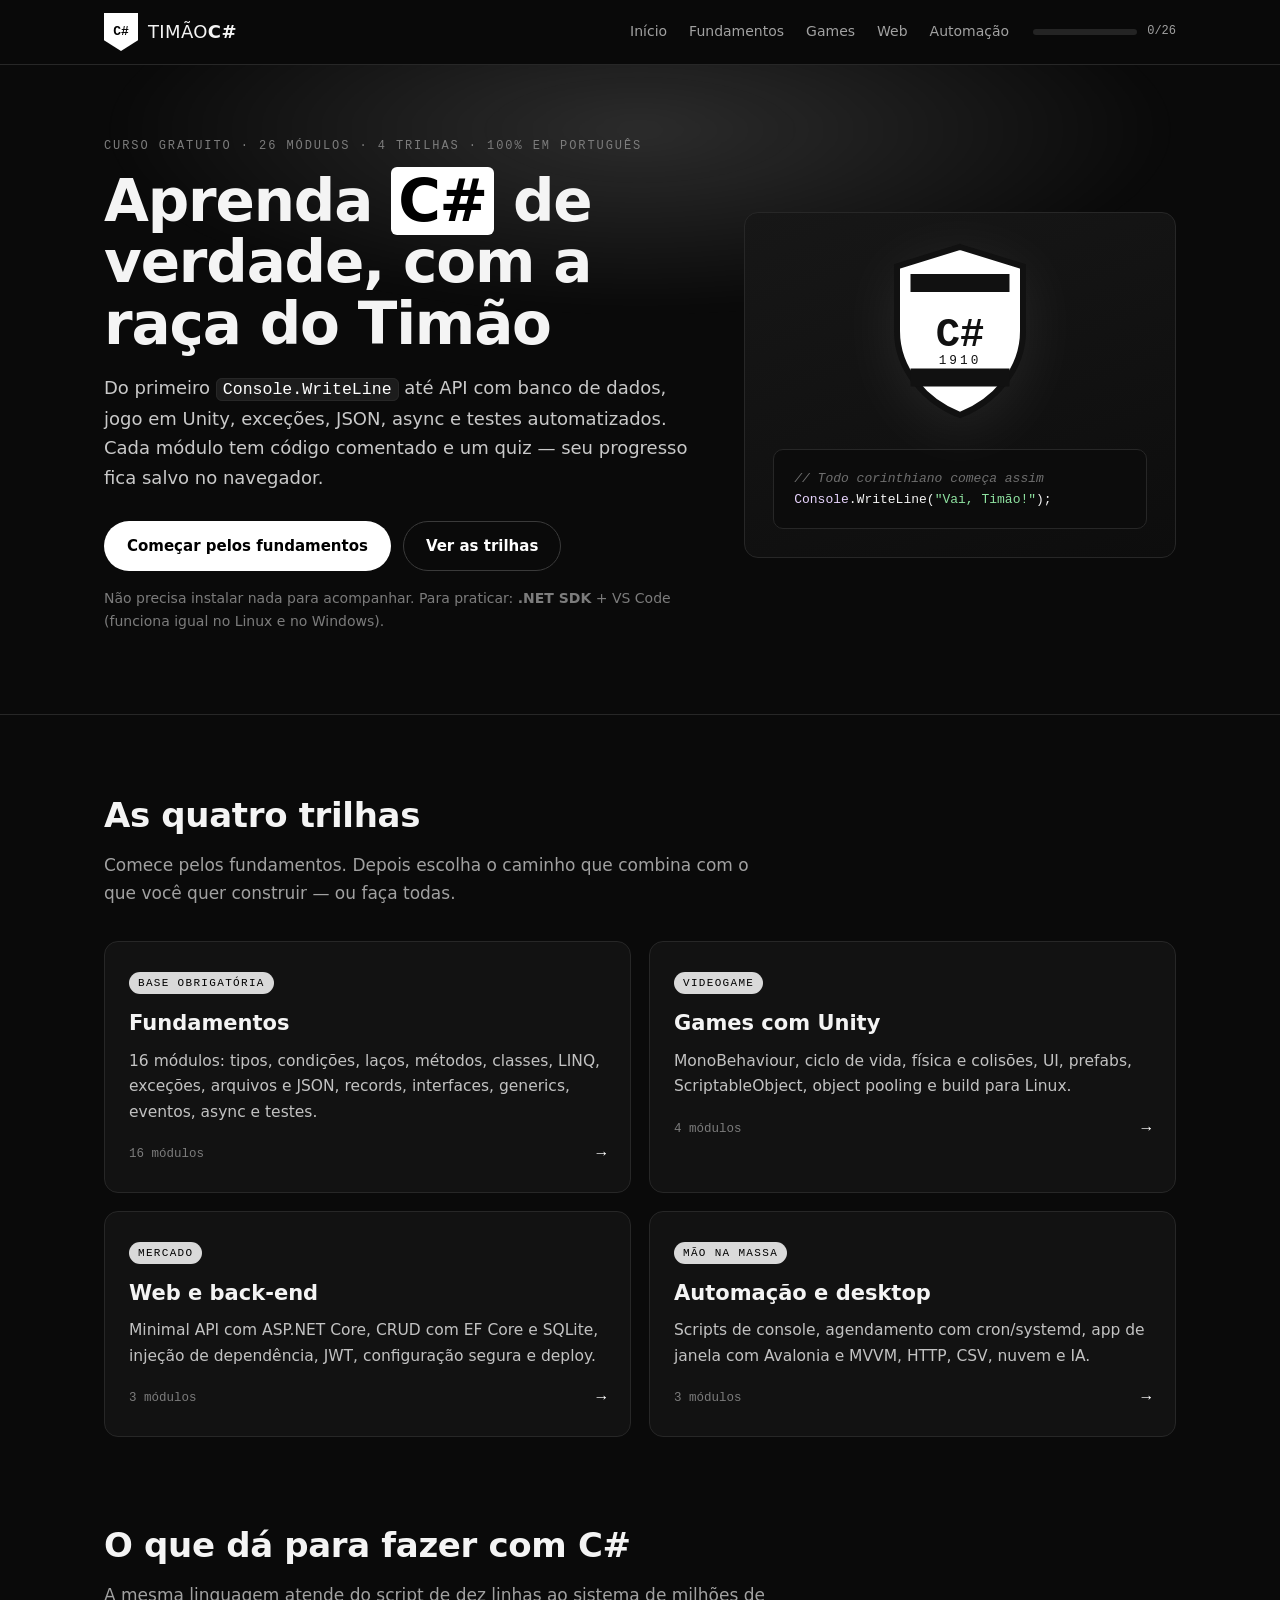
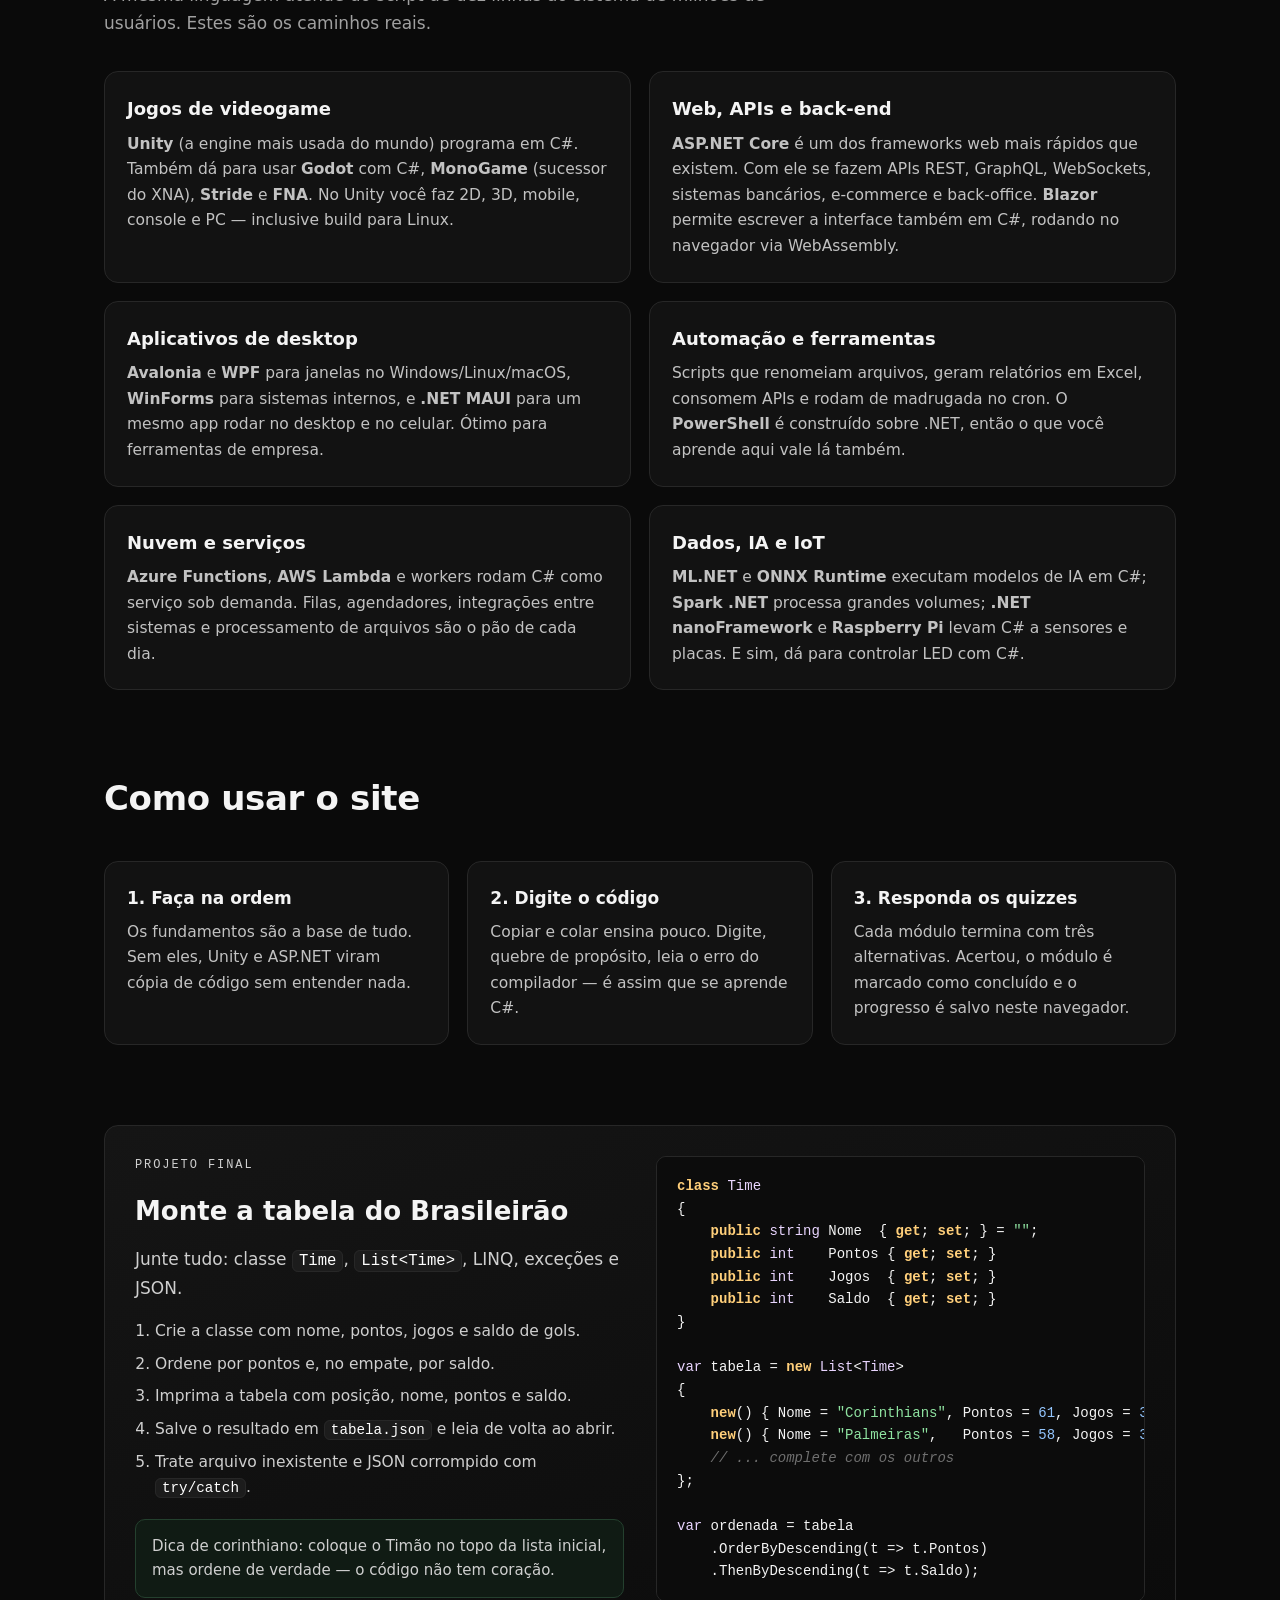
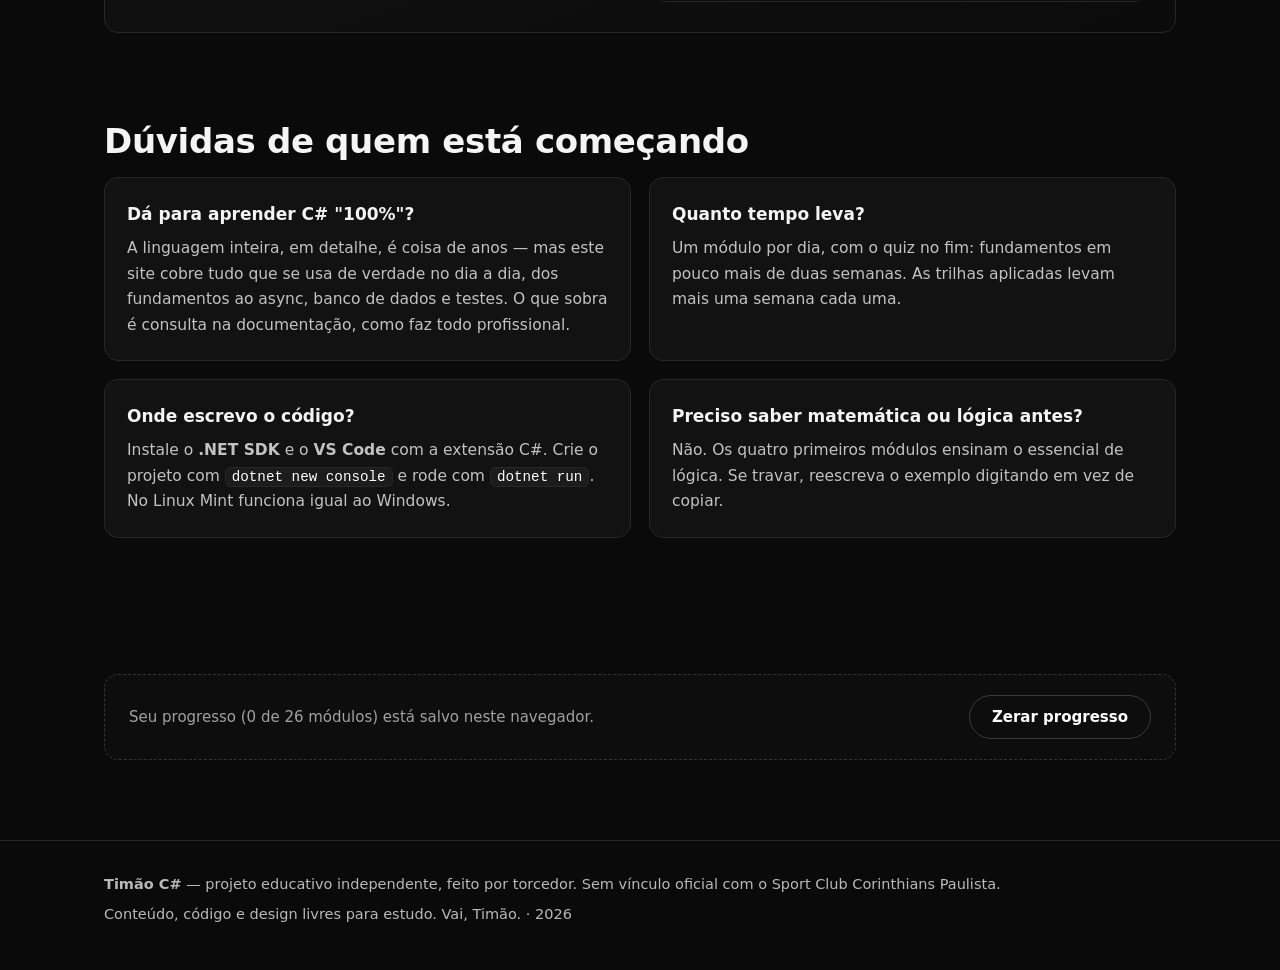
<file: index.html>
<!DOCTYPE html>
<html lang="pt-BR">
<head>
<meta charset="UTF-8">
<meta name="viewport" content="width=device-width, initial-scale=1">
<title>Timão C# — aprenda C# do zero, do console ao jogo</title>
<meta name="description" content="Curso gratuito de C# em português: 26 módulos em quatro trilhas — fundamentos, games com Unity, web/back-end e automação. Exemplos de futebol e quizzes.">
<link rel="stylesheet" href="styles.css">
<link rel="icon" href="data:image/svg+xml,%3Csvg xmlns='http://www.w3.org/2000/svg' viewBox='0 0 32 32'%3E%3Crect width='32' height='32' rx='6' fill='%23000'/%3E%3Ctext x='16' y='22' font-family='monospace' font-size='14' fill='%23fff' text-anchor='middle'%3EC%23%3C/text%3E%3C/svg%3E">
</head>
<body>

<a class="skip" href="#trilhas">Pular para as trilhas</a>

<header class="topbar">
  <div class="wrap topbar__in">
    <a class="brand" href="index.html">
      <span class="brand__crest" aria-hidden="true">C#</span>
      <span class="brand__txt">Timão<strong>C#</strong></span>
    </a>
    <nav class="nav" aria-label="Trilhas">
      <a href="index.html" aria-current="page">Início</a>
      <a href="fundamentos.html">Fundamentos</a>
      <a href="games.html">Games</a>
      <a href="web.html">Web</a>
      <a href="automacao.html">Automação</a>
    </nav>
    <div class="progress" title="Seu progresso no site inteiro">
      <div class="progress__bar"><span id="progress-fill" style="width:0%"></span></div>
      <span class="progress__label" id="progress-label">0/26</span>
    </div>
  </div>
</header>

<main>

  <section class="hero">
    <div class="hero__glow" aria-hidden="true"></div>
    <div class="wrap hero__in">
      <div class="hero__copy">
        <p class="eyebrow">Curso gratuito · 26 módulos · 4 trilhas · 100% em português</p>
        <h1>Aprenda <span class="hl">C#</span> de verdade, com a raça do Timão</h1>
        <p class="lead">
          Do primeiro <code>Console.WriteLine</code> até API com banco de dados, jogo em Unity,
          exceções, JSON, async e testes automatizados. Cada módulo tem código comentado e um quiz —
          seu progresso fica salvo no navegador.
        </p>
        <div class="hero__cta">
          <a class="btn btn--primary" href="fundamentos.html">Começar pelos fundamentos</a>
          <a class="btn btn--ghost" href="#trilhas">Ver as trilhas</a>
        </div>
        <p class="hero__note">Não precisa instalar nada para acompanhar. Para praticar: <strong>.NET SDK</strong> + VS Code (funciona igual no Linux e no Windows).</p>
      </div>

      <div class="hero__card">
        <div class="crest" aria-hidden="true">
          <svg viewBox="0 0 200 240" role="img" aria-label="Escudo estilizado preto e branco">
            <path d="M100 8 184 34v86c0 52-38 94-84 112C54 214 16 172 16 120V34z" fill="#fff"/>
            <path d="M100 8 184 34v86c0 52-38 94-84 112C54 214 16 172 16 120V34z" fill="none" stroke="#111" stroke-width="8"/>
            <rect x="34" y="44" width="132" height="24" fill="#111"/>
            <rect x="34" y="170" width="132" height="24" fill="#111"/>
            <text x="100" y="140" text-anchor="middle" font-family="ui-monospace, monospace" font-size="54" font-weight="700" fill="#111">C#</text>
            <text x="100" y="164" text-anchor="middle" font-family="ui-monospace, monospace" font-size="17" letter-spacing="4" fill="#111">1910</text>
          </svg>
        </div>
        <pre class="code code--mini"><code class="csharp">// Todo corinthiano começa assim
Console.WriteLine("Vai, Timão!");</code></pre>
      </div>
    </div>
  </section>

  <!-- TRILHAS -->
  <section class="wrap section" id="trilhas">
    <div class="section__head">
      <h2 class="section__title">As quatro trilhas</h2>
      <p class="section__sub">Comece pelos fundamentos. Depois escolha o caminho que combina com o que você quer construir — ou faça todas.</p>
    </div>

    <div class="tracks">
      <a class="track" href="fundamentos.html">
        <span class="track__tag">Base obrigatória</span>
        <h3>Fundamentos</h3>
        <p>16 módulos: tipos, condições, laços, métodos, classes, LINQ, exceções, arquivos e JSON, records, interfaces, generics, eventos, async e testes.</p>
        <span class="track__foot">16 módulos <span class="track__go">→</span></span>
      </a>

      <a class="track" href="games.html">
        <span class="track__tag">Videogame</span>
        <h3>Games com Unity</h3>
        <p>MonoBehaviour, ciclo de vida, física e colisões, UI, prefabs, ScriptableObject, object pooling e build para Linux.</p>
        <span class="track__foot">4 módulos <span class="track__go">→</span></span>
      </a>

      <a class="track" href="web.html">
        <span class="track__tag">Mercado</span>
        <h3>Web e back-end</h3>
        <p>Minimal API com ASP.NET Core, CRUD com EF Core e SQLite, injeção de dependência, JWT, configuração segura e deploy.</p>
        <span class="track__foot">3 módulos <span class="track__go">→</span></span>
      </a>

      <a class="track" href="automacao.html">
        <span class="track__tag">Mão na massa</span>
        <h3>Automação e desktop</h3>
        <p>Scripts de console, agendamento com cron/systemd, app de janela com Avalonia e MVVM, HTTP, CSV, nuvem e IA.</p>
        <span class="track__foot">3 módulos <span class="track__go">→</span></span>
      </a>
    </div>
  </section>

  <!-- PARA QUE SERVE -->
  <section class="wrap section" id="com-csharp">
    <div class="section__head">
      <h2 class="section__title">O que dá para fazer com C#</h2>
      <p class="section__sub">A mesma linguagem atende do script de dez linhas ao sistema de milhões de usuários. Estes são os caminhos reais.</p>
    </div>

    <div class="grid grid--2">
      <article class="card feature">
        <h3>Jogos de videogame</h3>
        <p><strong>Unity</strong> (a engine mais usada do mundo) programa em C#. Também dá para usar <strong>Godot</strong> com C#, <strong>MonoGame</strong> (sucessor do XNA), <strong>Stride</strong> e <strong>FNA</strong>. No Unity você faz 2D, 3D, mobile, console e PC — inclusive build para Linux.</p>
      </article>

      <article class="card feature">
        <h3>Web, APIs e back-end</h3>
        <p><strong>ASP.NET Core</strong> é um dos frameworks web mais rápidos que existem. Com ele se fazem APIs REST, GraphQL, WebSockets, sistemas bancários, e-commerce e back-office. <strong>Blazor</strong> permite escrever a interface também em C#, rodando no navegador via WebAssembly.</p>
      </article>

      <article class="card feature">
        <h3>Aplicativos de desktop</h3>
        <p><strong>Avalonia</strong> e <strong>WPF</strong> para janelas no Windows/Linux/macOS, <strong>WinForms</strong> para sistemas internos, e <strong>.NET MAUI</strong> para um mesmo app rodar no desktop e no celular. Ótimo para ferramentas de empresa.</p>
      </article>

      <article class="card feature">
        <h3>Automação e ferramentas</h3>
        <p>Scripts que renomeiam arquivos, geram relatórios em Excel, consomem APIs e rodam de madrugada no cron. O <strong>PowerShell</strong> é construído sobre .NET, então o que você aprende aqui vale lá também.</p>
      </article>

      <article class="card feature">
        <h3>Nuvem e serviços</h3>
        <p><strong>Azure Functions</strong>, <strong>AWS Lambda</strong> e workers rodam C# como serviço sob demanda. Filas, agendadores, integrações entre sistemas e processamento de arquivos são o pão de cada dia.</p>
      </article>

      <article class="card feature">
        <h3>Dados, IA e IoT</h3>
        <p><strong>ML.NET</strong> e <strong>ONNX Runtime</strong> executam modelos de IA em C#; <strong>Spark .NET</strong> processa grandes volumes; <strong>.NET nanoFramework</strong> e <strong>Raspberry Pi</strong> levam C# a sensores e placas. E sim, dá para controlar LED com C#.</p>
      </article>
    </div>
  </section>

  <!-- COMO FUNCIONA -->
  <section class="wrap section">
    <div class="section__head">
      <h2 class="section__title">Como usar o site</h2>
    </div>
    <div class="grid grid--3">
      <article class="card">
        <h3>1. Faça na ordem</h3>
        <p>Os fundamentos são a base de tudo. Sem eles, Unity e ASP.NET viram cópia de código sem entender nada.</p>
      </article>
      <article class="card">
        <h3>2. Digite o código</h3>
        <p>Copiar e colar ensina pouco. Digite, quebre de propósito, leia o erro do compilador — é assim que se aprende C#.</p>
      </article>
      <article class="card">
        <h3>3. Responda os quizzes</h3>
        <p>Cada módulo termina com três alternativas. Acertou, o módulo é marcado como concluído e o progresso é salvo neste navegador.</p>
      </article>
    </div>
  </section>

  <!-- DESAFIO -->
  <section class="wrap section">
    <div class="challenge">
      <div>
        <p class="eyebrow">Projeto final</p>
        <h2>Monte a tabela do Brasileirão</h2>
        <p>Junte tudo: classe <code>Time</code>, <code>List&lt;Time&gt;</code>, LINQ, exceções e JSON.</p>
        <ol class="steps">
          <li>Crie a classe com nome, pontos, jogos e saldo de gols.</li>
          <li>Ordene por pontos e, no empate, por saldo.</li>
          <li>Imprima a tabela com posição, nome, pontos e saldo.</li>
          <li>Salve o resultado em <code>tabela.json</code> e leia de volta ao abrir.</li>
          <li>Trate arquivo inexistente e JSON corrompido com <code>try/catch</code>.</li>
        </ol>
        <p class="tip">Dica de corinthiano: coloque o Timão no topo da lista inicial, mas ordene de verdade — o código não tem coração.</p>
      </div>
      <pre class="code"><code class="csharp">class Time
{
    public string Nome  { get; set; } = "";
    public int    Pontos { get; set; }
    public int    Jogos  { get; set; }
    public int    Saldo  { get; set; }
}

var tabela = new List&lt;Time&gt;
{
    new() { Nome = "Corinthians", Pontos = 61, Jogos = 30, Saldo = 18 },
    new() { Nome = "Palmeiras",   Pontos = 58, Jogos = 30, Saldo = 22 },
    // ... complete com os outros
};

var ordenada = tabela
    .OrderByDescending(t =&gt; t.Pontos)
    .ThenByDescending(t =&gt; t.Saldo);</code></pre>
    </div>
  </section>

  <!-- DÚVIDAS -->
  <section class="wrap section" id="duvidas">
    <h2 class="section__title">Dúvidas de quem está começando</h2>
    <div class="grid grid--2">
      <article class="card card--faq">
        <h3>Dá para aprender C# "100%"?</h3>
        <p>A linguagem inteira, em detalhe, é coisa de anos — mas este site cobre tudo que se usa de verdade no dia a dia, dos fundamentos ao async, banco de dados e testes. O que sobra é consulta na documentação, como faz todo profissional.</p>
      </article>
      <article class="card card--faq">
        <h3>Quanto tempo leva?</h3>
        <p>Um módulo por dia, com o quiz no fim: fundamentos em pouco mais de duas semanas. As trilhas aplicadas levam mais uma semana cada uma.</p>
      </article>
      <article class="card card--faq">
        <h3>Onde escrevo o código?</h3>
        <p>Instale o <strong>.NET SDK</strong> e o <strong>VS Code</strong> com a extensão C#. Crie o projeto com <code>dotnet new console</code> e rode com <code>dotnet run</code>. No Linux Mint funciona igual ao Windows.</p>
      </article>
      <article class="card card--faq">
        <h3>Preciso saber matemática ou lógica antes?</h3>
        <p>Não. Os quatro primeiros módulos ensinam o essencial de lógica. Se travar, reescreva o exemplo digitando em vez de copiar.</p>
      </article>
    </div>
  </section>

  <section class="wrap section">
    <div class="reset-box">
      <p>Seu progresso (0 de 26 módulos) está salvo neste navegador.</p>
      <button class="btn btn--ghost" id="reset-progress">Zerar progresso</button>
    </div>
  </section>
</main>

<footer class="foot">
  <div class="wrap foot__in">
    <p><strong>Timão C#</strong> — projeto educativo independente, feito por torcedor. Sem vínculo oficial com o Sport Club Corinthians Paulista.</p>
    <p class="foot__small">Conteúdo, código e design livres para estudo. Vai, Timão.</p>
  </div>
</footer>

<script src="app.js"></script>
</body>
</html>
</file>
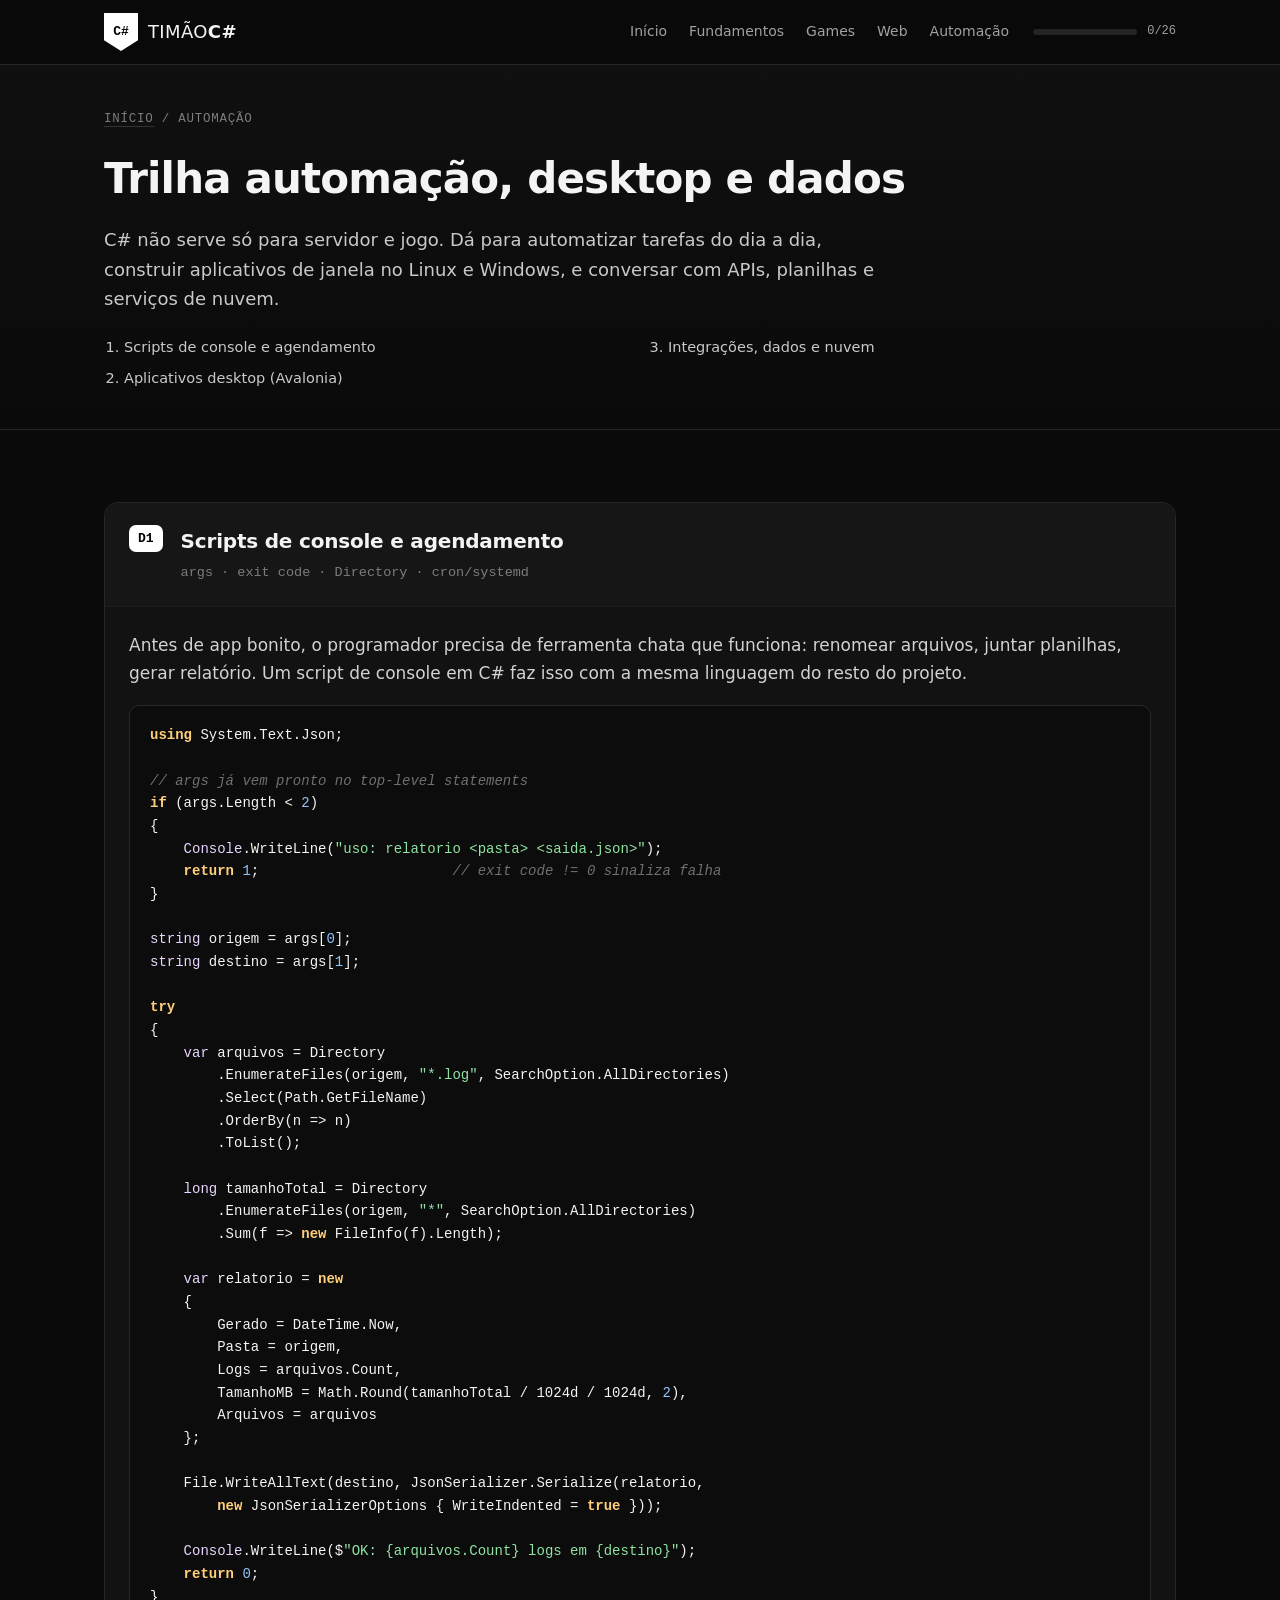
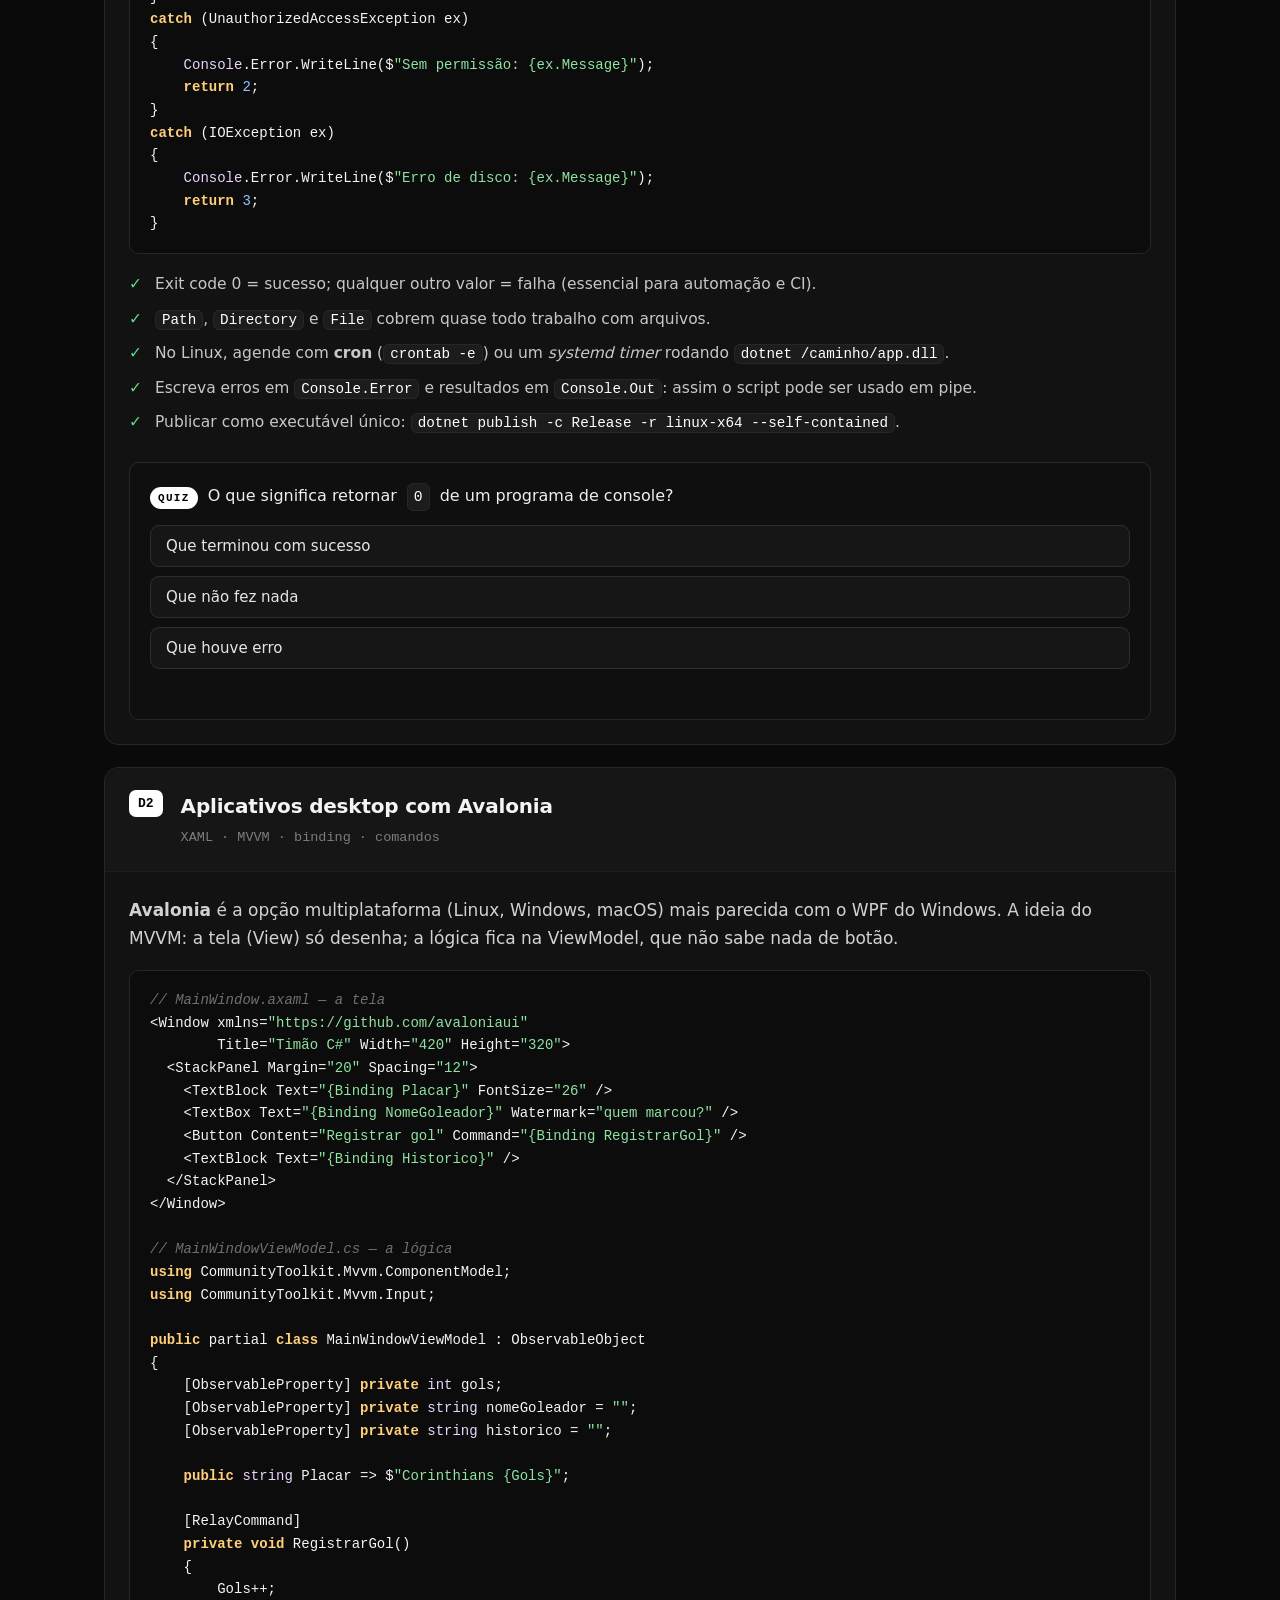
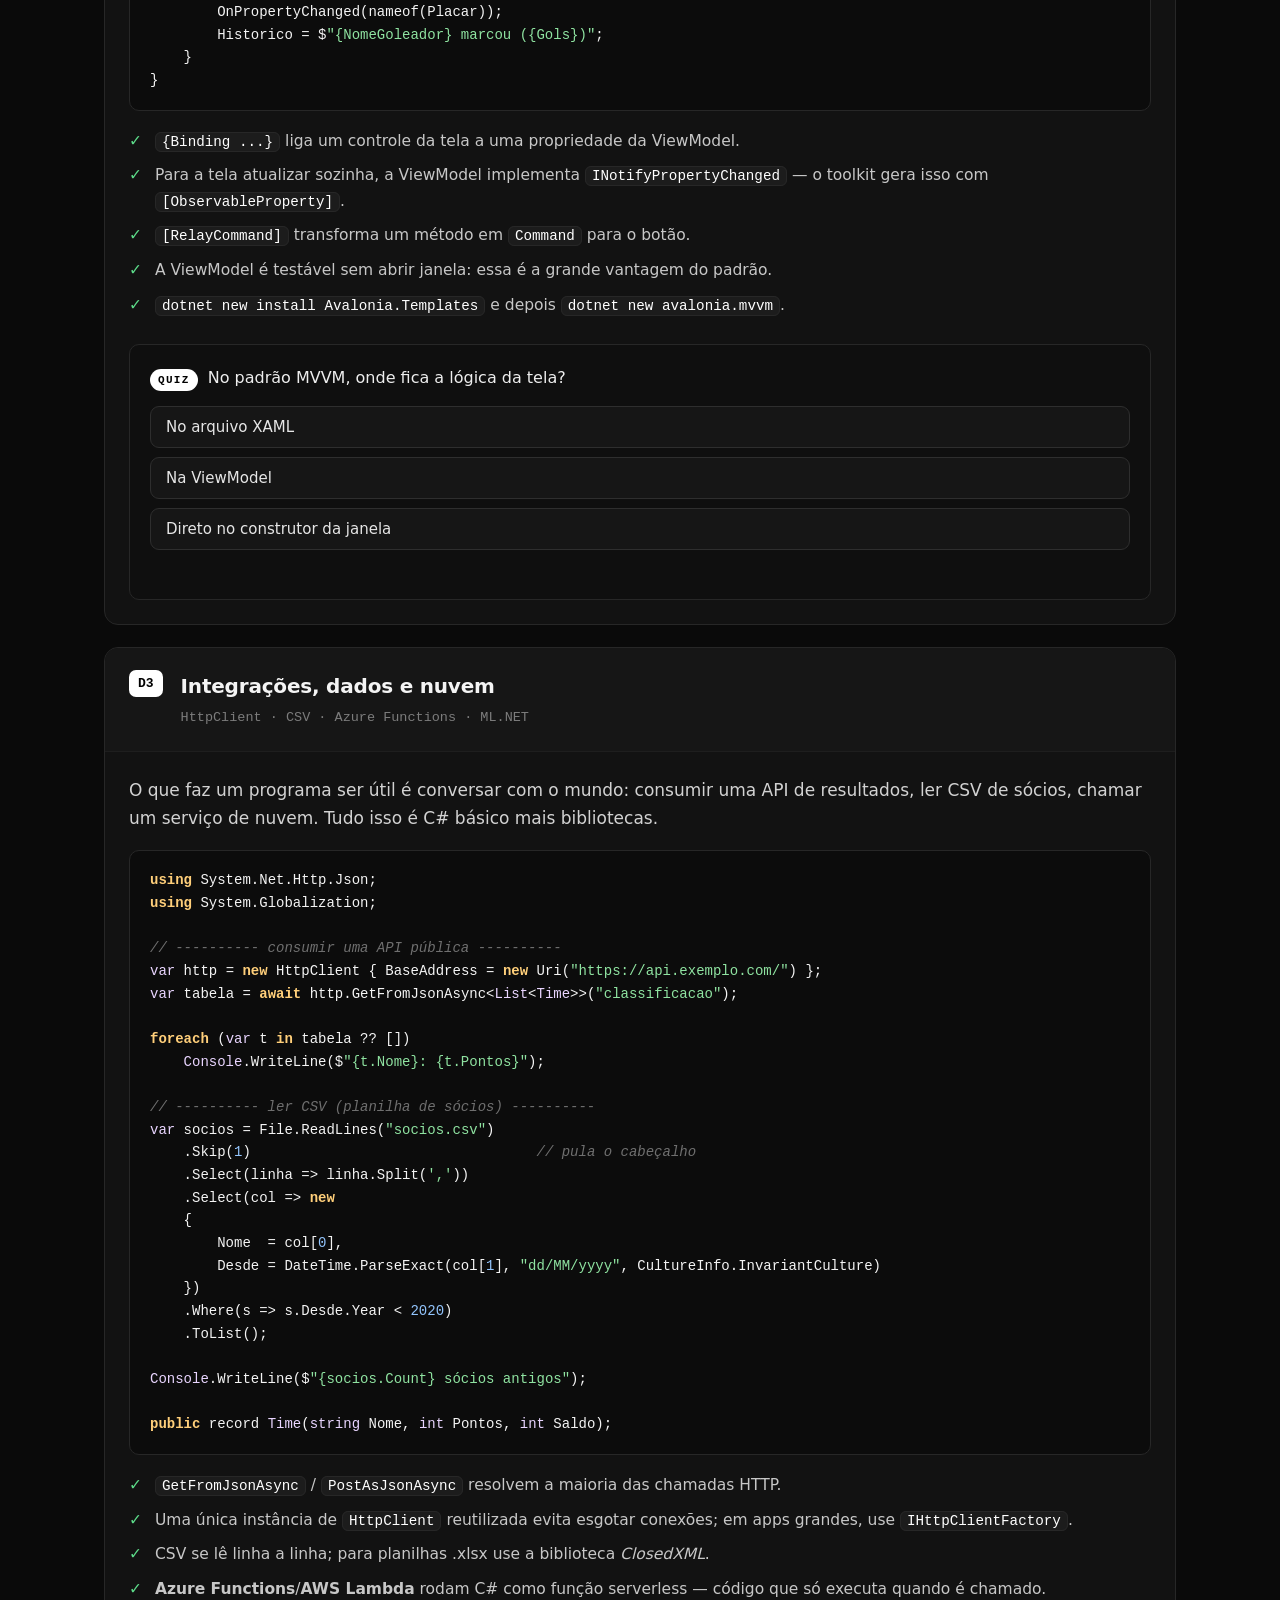
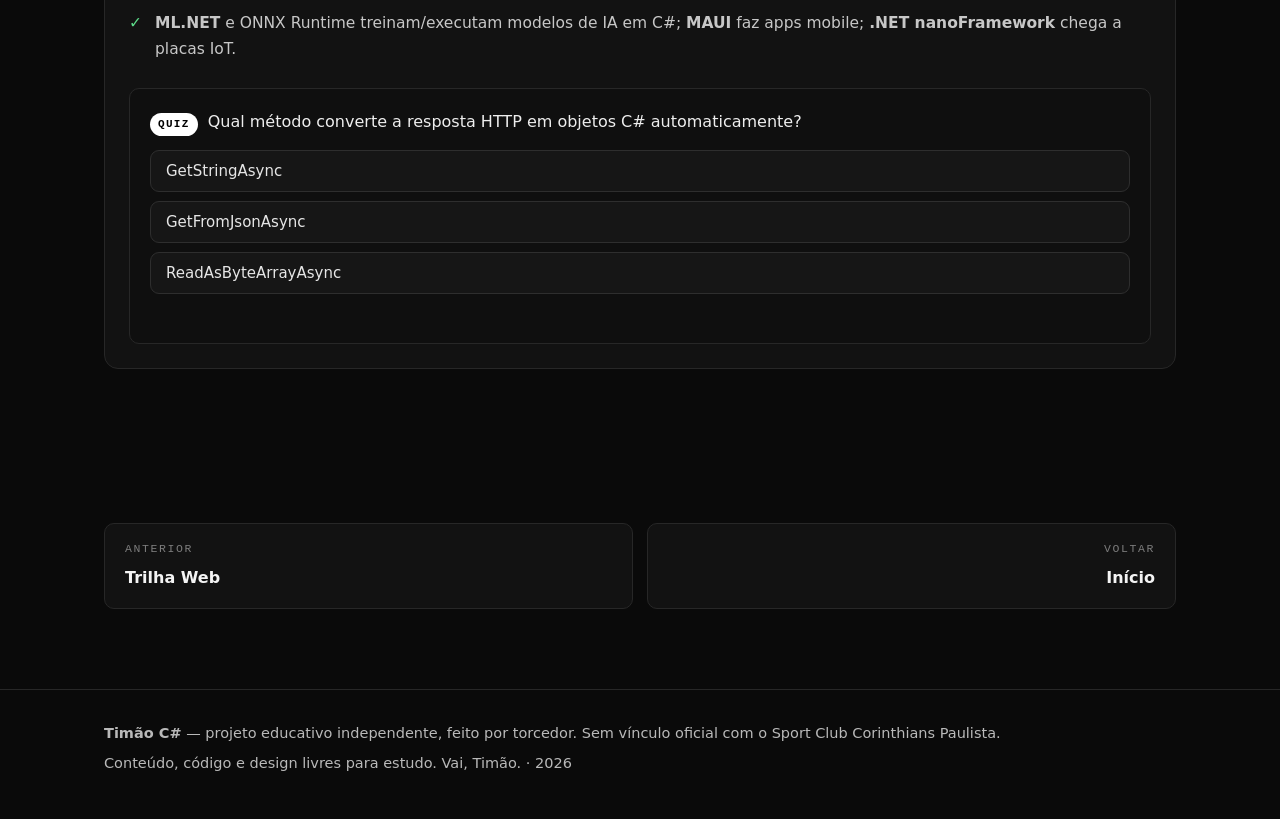
<file: automacao.html>
<!DOCTYPE html>
<html lang="pt-BR">
<head>
<meta charset="UTF-8">
<meta name="viewport" content="width=device-width, initial-scale=1">
<title>Trilha Automação, Desktop e Dados — Timão C#</title>
<meta name="description" content="Trilha de automação com C#: scripts de console, agendamento, apps desktop com Avalonia e integrações com APIs, dados e nuvem.">
<link rel="stylesheet" href="styles.css">
<link rel="icon" href="data:image/svg+xml,%3Csvg xmlns='http://www.w3.org/2000/svg' viewBox='0 0 32 32'%3E%3Crect width='32' height='32' rx='6' fill='%23000'/%3E%3Ctext x='16' y='22' font-family='monospace' font-size='14' fill='%23fff' text-anchor='middle'%3EC%23%3C/text%3E%3C/svg%3E">
</head>
<body>

<a class="skip" href="#d1">Pular para o conteúdo</a>

<header class="topbar">
  <div class="wrap topbar__in">
    <a class="brand" href="index.html">
      <span class="brand__crest" aria-hidden="true">C#</span>
      <span class="brand__txt">Timão<strong>C#</strong></span>
    </a>
    <nav class="nav" aria-label="Trilhas">
      <a href="index.html">Início</a>
      <a href="fundamentos.html">Fundamentos</a>
      <a href="games.html">Games</a>
      <a href="web.html">Web</a>
      <a href="automacao.html" aria-current="page">Automação</a>
    </nav>
    <div class="progress" title="Seu progresso no site inteiro">
      <div class="progress__bar"><span id="progress-fill" style="width:0%"></span></div>
      <span class="progress__label" id="progress-label">0/26</span>
    </div>
  </div>
</header>

<main>

  <section class="pagehead">
    <div class="wrap">
      <p class="crumb"><a href="index.html">Início</a> / Automação</p>
      <h1>Trilha automação, desktop e dados</h1>
      <p class="lead lead--tight">
        C# não serve só para servidor e jogo. Dá para automatizar tarefas do dia a dia, construir
        aplicativos de janela no Linux e Windows, e conversar com APIs, planilhas e serviços de nuvem.
      </p>
      <ol class="toc">
        <li><a href="#d1">Scripts de console e agendamento</a></li>
        <li><a href="#d2">Aplicativos desktop (Avalonia)</a></li>
        <li><a href="#d3">Integrações, dados e nuvem</a></li>
      </ol>
    </div>
  </section>

  <section class="wrap section">

    <!-- D1 -->
    <article class="lesson" id="d1" data-lesson="d1">
      <header class="lesson__head">
        <span class="lesson__num">D1</span>
        <div>
          <h3>Scripts de console e agendamento</h3>
          <p class="lesson__meta">args · exit code · Directory · cron/systemd</p>
        </div>
      </header>
      <div class="lesson__body">
        <p>Antes de app bonito, o programador precisa de ferramenta chata que funciona: renomear arquivos, juntar planilhas, gerar relatório. Um script de console em C# faz isso com a mesma linguagem do resto do projeto.</p>
        <pre class="code"><code class="csharp">using System.Text.Json;

// args já vem pronto no top-level statements
if (args.Length &lt; 2)
{
    Console.WriteLine("uso: relatorio &lt;pasta&gt; &lt;saida.json&gt;");
    return 1;                       // exit code != 0 sinaliza falha
}

string origem = args[0];
string destino = args[1];

try
{
    var arquivos = Directory
        .EnumerateFiles(origem, "*.log", SearchOption.AllDirectories)
        .Select(Path.GetFileName)
        .OrderBy(n =&gt; n)
        .ToList();

    long tamanhoTotal = Directory
        .EnumerateFiles(origem, "*", SearchOption.AllDirectories)
        .Sum(f =&gt; new FileInfo(f).Length);

    var relatorio = new
    {
        Gerado = DateTime.Now,
        Pasta = origem,
        Logs = arquivos.Count,
        TamanhoMB = Math.Round(tamanhoTotal / 1024d / 1024d, 2),
        Arquivos = arquivos
    };

    File.WriteAllText(destino, JsonSerializer.Serialize(relatorio,
        new JsonSerializerOptions { WriteIndented = true }));

    Console.WriteLine($"OK: {arquivos.Count} logs em {destino}");
    return 0;
}
catch (UnauthorizedAccessException ex)
{
    Console.Error.WriteLine($"Sem permissão: {ex.Message}");
    return 2;
}
catch (IOException ex)
{
    Console.Error.WriteLine($"Erro de disco: {ex.Message}");
    return 3;
}</code></pre>
        <ul class="checks">
          <li>Exit code 0 = sucesso; qualquer outro valor = falha (essencial para automação e CI).</li>
          <li><code>Path</code>, <code>Directory</code> e <code>File</code> cobrem quase todo trabalho com arquivos.</li>
          <li>No Linux, agende com <strong>cron</strong> (<code>crontab -e</code>) ou um <em>systemd timer</em> rodando <code>dotnet /caminho/app.dll</code>.</li>
          <li>Escreva erros em <code>Console.Error</code> e resultados em <code>Console.Out</code>: assim o script pode ser usado em pipe.</li>
          <li>Publicar como executável único: <code>dotnet publish -c Release -r linux-x64 --self-contained</code>.</li>
        </ul>

        <div class="quiz" data-quiz="d1">
          <p class="quiz__q"><span class="quiz__tag">Quiz</span> O que significa retornar <code>0</code> de um programa de console?</p>
          <div class="quiz__opts">
            <button class="opt" data-correct="true">Que terminou com sucesso</button>
            <button class="opt" data-correct="false">Que não fez nada</button>
            <button class="opt" data-correct="false">Que houve erro</button>
          </div>
          <p class="quiz__fb" aria-live="polite"></p>
        </div>
      </div>
    </article>

    <!-- D2 -->
    <article class="lesson" id="d2" data-lesson="d2">
      <header class="lesson__head">
        <span class="lesson__num">D2</span>
        <div>
          <h3>Aplicativos desktop com Avalonia</h3>
          <p class="lesson__meta">XAML · MVVM · binding · comandos</p>
        </div>
      </header>
      <div class="lesson__body">
        <p><strong>Avalonia</strong> é a opção multiplataforma (Linux, Windows, macOS) mais parecida com o WPF do Windows. A ideia do MVVM: a tela (View) só desenha; a lógica fica na ViewModel, que não sabe nada de botão.</p>
        <pre class="code"><code class="csharp">// MainWindow.axaml — a tela
&lt;Window xmlns="https://github.com/avaloniaui"
        Title="Timão C#" Width="420" Height="320"&gt;
  &lt;StackPanel Margin="20" Spacing="12"&gt;
    &lt;TextBlock Text="{Binding Placar}" FontSize="26" /&gt;
    &lt;TextBox Text="{Binding NomeGoleador}" Watermark="quem marcou?" /&gt;
    &lt;Button Content="Registrar gol" Command="{Binding RegistrarGol}" /&gt;
    &lt;TextBlock Text="{Binding Historico}" /&gt;
  &lt;/StackPanel&gt;
&lt;/Window&gt;

// MainWindowViewModel.cs — a lógica
using CommunityToolkit.Mvvm.ComponentModel;
using CommunityToolkit.Mvvm.Input;

public partial class MainWindowViewModel : ObservableObject
{
    [ObservableProperty] private int gols;
    [ObservableProperty] private string nomeGoleador = "";
    [ObservableProperty] private string historico = "";

    public string Placar =&gt; $"Corinthians {Gols}";

    [RelayCommand]
    private void RegistrarGol()
    {
        Gols++;
        OnPropertyChanged(nameof(Placar));
        Historico = $"{NomeGoleador} marcou ({Gols})";
    }
}</code></pre>
        <ul class="checks">
          <li><code>{Binding ...}</code> liga um controle da tela a uma propriedade da ViewModel.</li>
          <li>Para a tela atualizar sozinha, a ViewModel implementa <code>INotifyPropertyChanged</code> — o toolkit gera isso com <code>[ObservableProperty]</code>.</li>
          <li><code>[RelayCommand]</code> transforma um método em <code>Command</code> para o botão.</li>
          <li>A ViewModel é testável sem abrir janela: essa é a grande vantagem do padrão.</li>
          <li><code>dotnet new install Avalonia.Templates</code> e depois <code>dotnet new avalonia.mvvm</code>.</li>
        </ul>

        <div class="quiz" data-quiz="d2">
          <p class="quiz__q"><span class="quiz__tag">Quiz</span> No padrão MVVM, onde fica a lógica da tela?</p>
          <div class="quiz__opts">
            <button class="opt" data-correct="false">No arquivo XAML</button>
            <button class="opt" data-correct="true">Na ViewModel</button>
            <button class="opt" data-correct="false">Direto no construtor da janela</button>
          </div>
          <p class="quiz__fb" aria-live="polite"></p>
        </div>
      </div>
    </article>

    <!-- D3 -->
    <article class="lesson" id="d3" data-lesson="d3">
      <header class="lesson__head">
        <span class="lesson__num">D3</span>
        <div>
          <h3>Integrações, dados e nuvem</h3>
          <p class="lesson__meta">HttpClient · CSV · Azure Functions · ML.NET</p>
        </div>
      </header>
      <div class="lesson__body">
        <p>O que faz um programa ser útil é conversar com o mundo: consumir uma API de resultados, ler CSV de sócios, chamar um serviço de nuvem. Tudo isso é C# básico mais bibliotecas.</p>
        <pre class="code"><code class="csharp">using System.Net.Http.Json;
using System.Globalization;

// ---------- consumir uma API pública ----------
var http = new HttpClient { BaseAddress = new Uri("https://api.exemplo.com/") };
var tabela = await http.GetFromJsonAsync&lt;List&lt;Time&gt;&gt;("classificacao");

foreach (var t in tabela ?? [])
    Console.WriteLine($"{t.Nome}: {t.Pontos}");

// ---------- ler CSV (planilha de sócios) ----------
var socios = File.ReadLines("socios.csv")
    .Skip(1)                                  // pula o cabeçalho
    .Select(linha =&gt; linha.Split(','))
    .Select(col =&gt; new
    {
        Nome  = col[0],
        Desde = DateTime.ParseExact(col[1], "dd/MM/yyyy", CultureInfo.InvariantCulture)
    })
    .Where(s =&gt; s.Desde.Year &lt; 2020)
    .ToList();

Console.WriteLine($"{socios.Count} sócios antigos");

public record Time(string Nome, int Pontos, int Saldo);</code></pre>
        <ul class="checks">
          <li><code>GetFromJsonAsync</code> / <code>PostAsJsonAsync</code> resolvem a maioria das chamadas HTTP.</li>
          <li>Uma única instância de <code>HttpClient</code> reutilizada evita esgotar conexões; em apps grandes, use <code>IHttpClientFactory</code>.</li>
          <li>CSV se lê linha a linha; para planilhas .xlsx use a biblioteca <em>ClosedXML</em>.</li>
          <li><strong>Azure Functions</strong>/<strong>AWS Lambda</strong> rodam C# como função serverless — código que só executa quando é chamado.</li>
          <li><strong>ML.NET</strong> e ONNX Runtime treinam/executam modelos de IA em C#; <strong>MAUI</strong> faz apps mobile; <strong>.NET nanoFramework</strong> chega a placas IoT.</li>
        </ul>

        <div class="quiz" data-quiz="d3">
          <p class="quiz__q"><span class="quiz__tag">Quiz</span> Qual método converte a resposta HTTP em objetos C# automaticamente?</p>
          <div class="quiz__opts">
            <button class="opt" data-correct="false">GetStringAsync</button>
            <button class="opt" data-correct="true">GetFromJsonAsync</button>
            <button class="opt" data-correct="false">ReadAsByteArrayAsync</button>
          </div>
          <p class="quiz__fb" aria-live="polite"></p>
        </div>
      </div>
    </article>

  </section>

  <section class="wrap section">
    <div class="pager">
      <a class="pager__item" href="web.html"><span>Anterior</span><strong>Trilha Web</strong></a>
      <a class="pager__item pager__item--next" href="index.html"><span>Voltar</span><strong>Início</strong></a>
    </div>
  </section>

</main>

<footer class="foot">
  <div class="wrap foot__in">
    <p><strong>Timão C#</strong> — projeto educativo independente, feito por torcedor. Sem vínculo oficial com o Sport Club Corinthians Paulista.</p>
    <p class="foot__small">Conteúdo, código e design livres para estudo. Vai, Timão.</p>
  </div>
</footer>

<script src="app.js"></script>
</body>
</html>
</file>
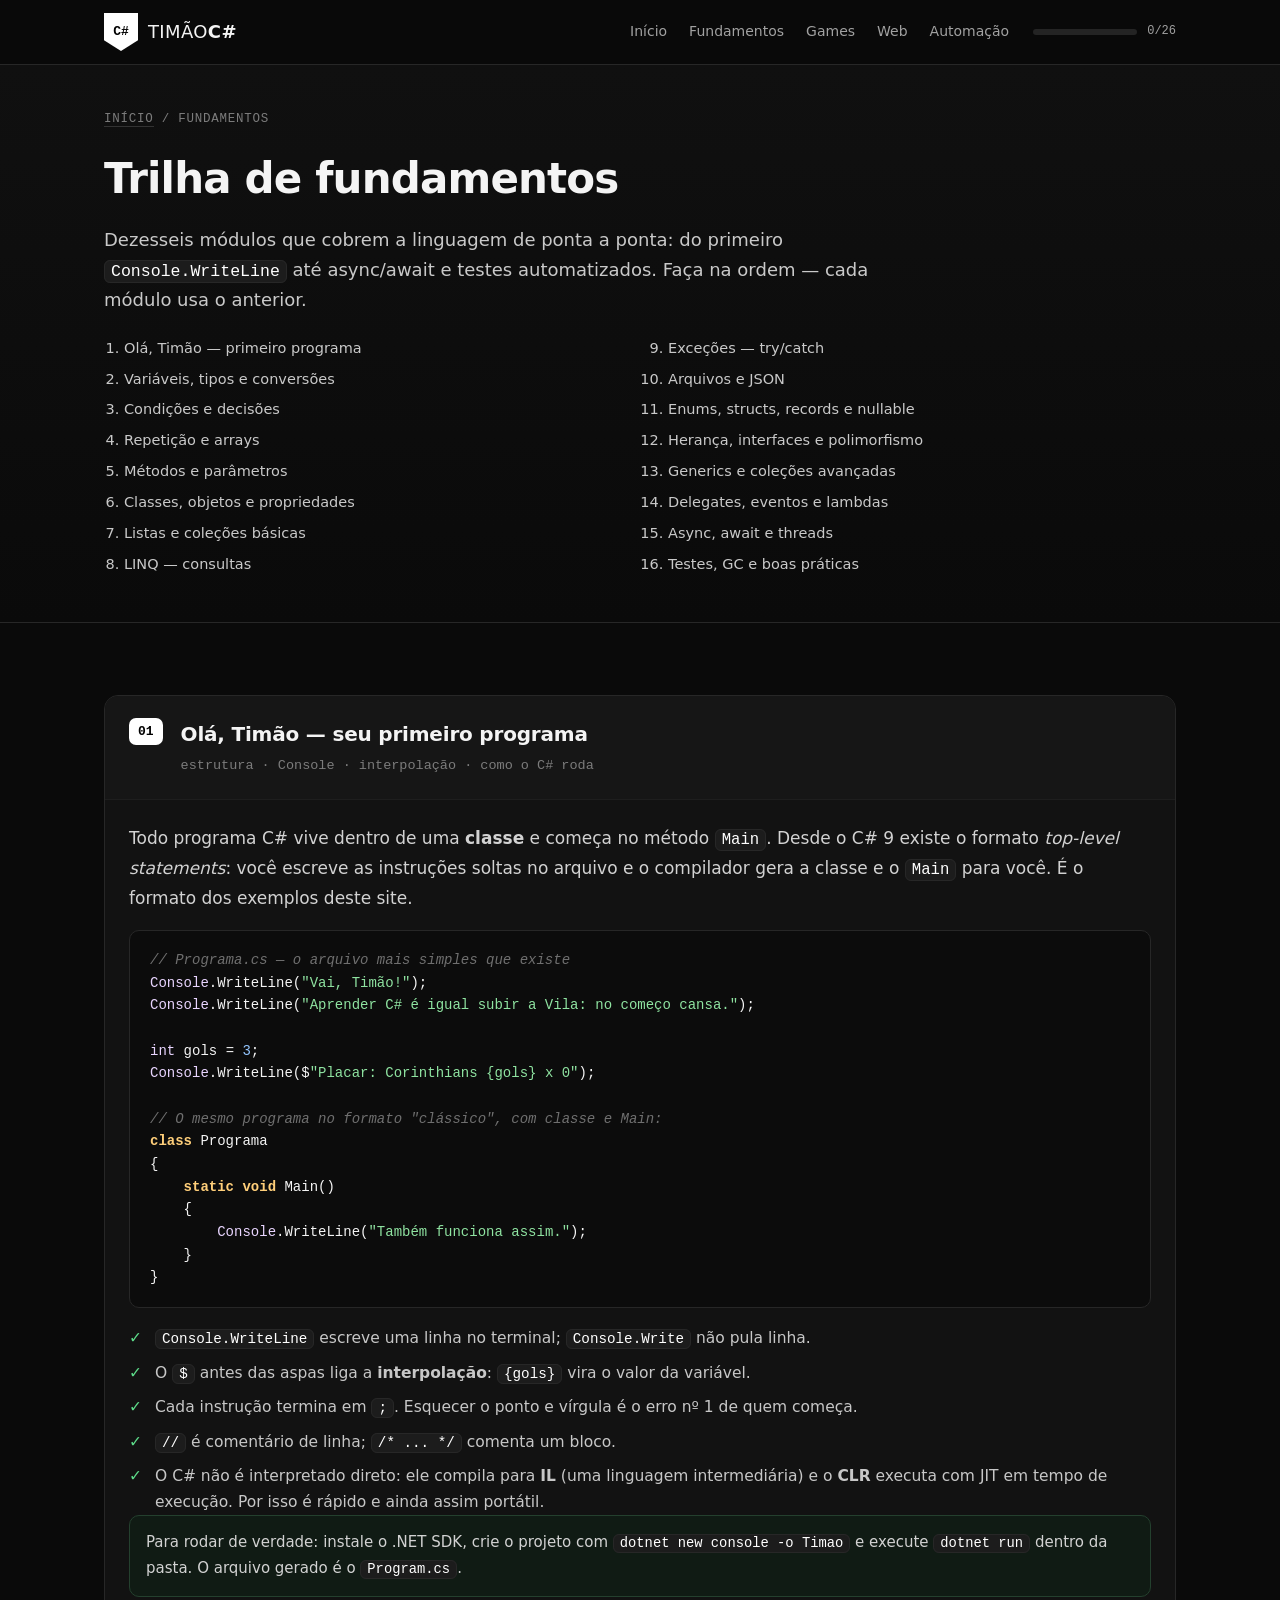
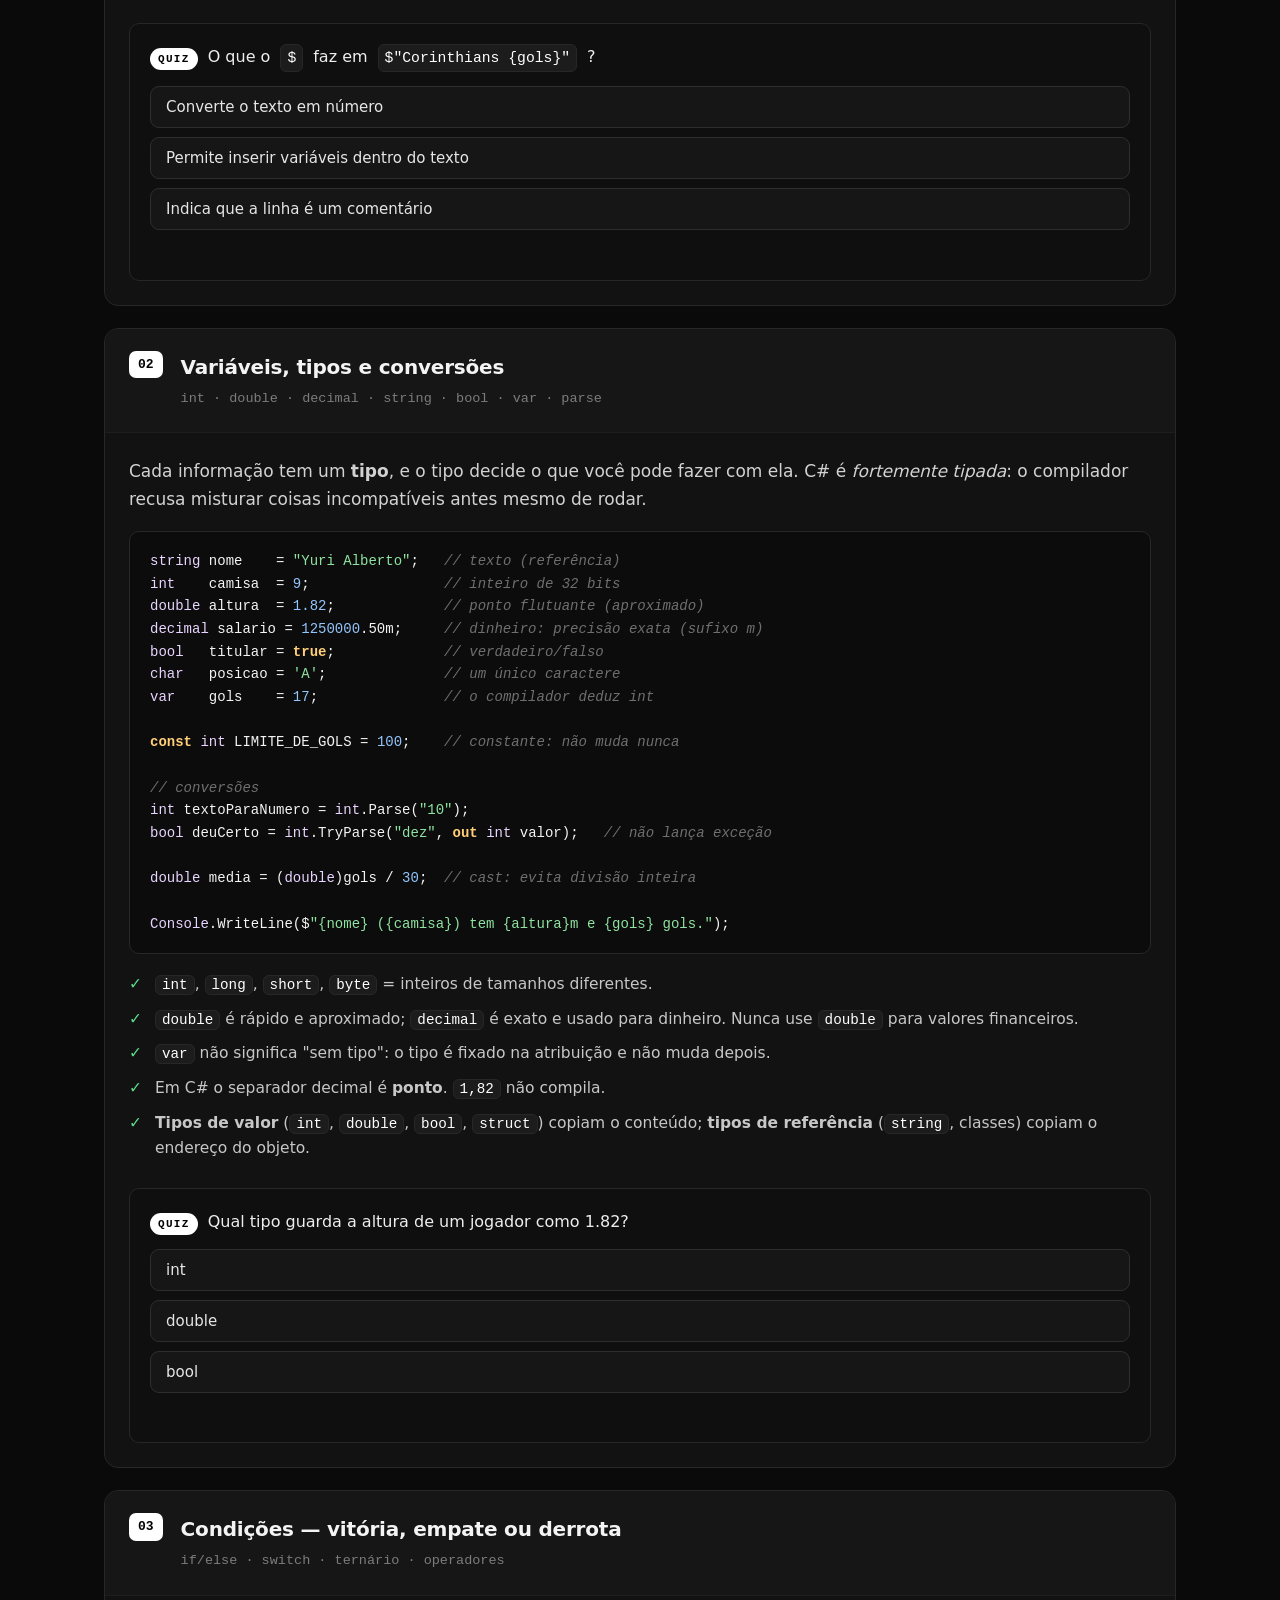
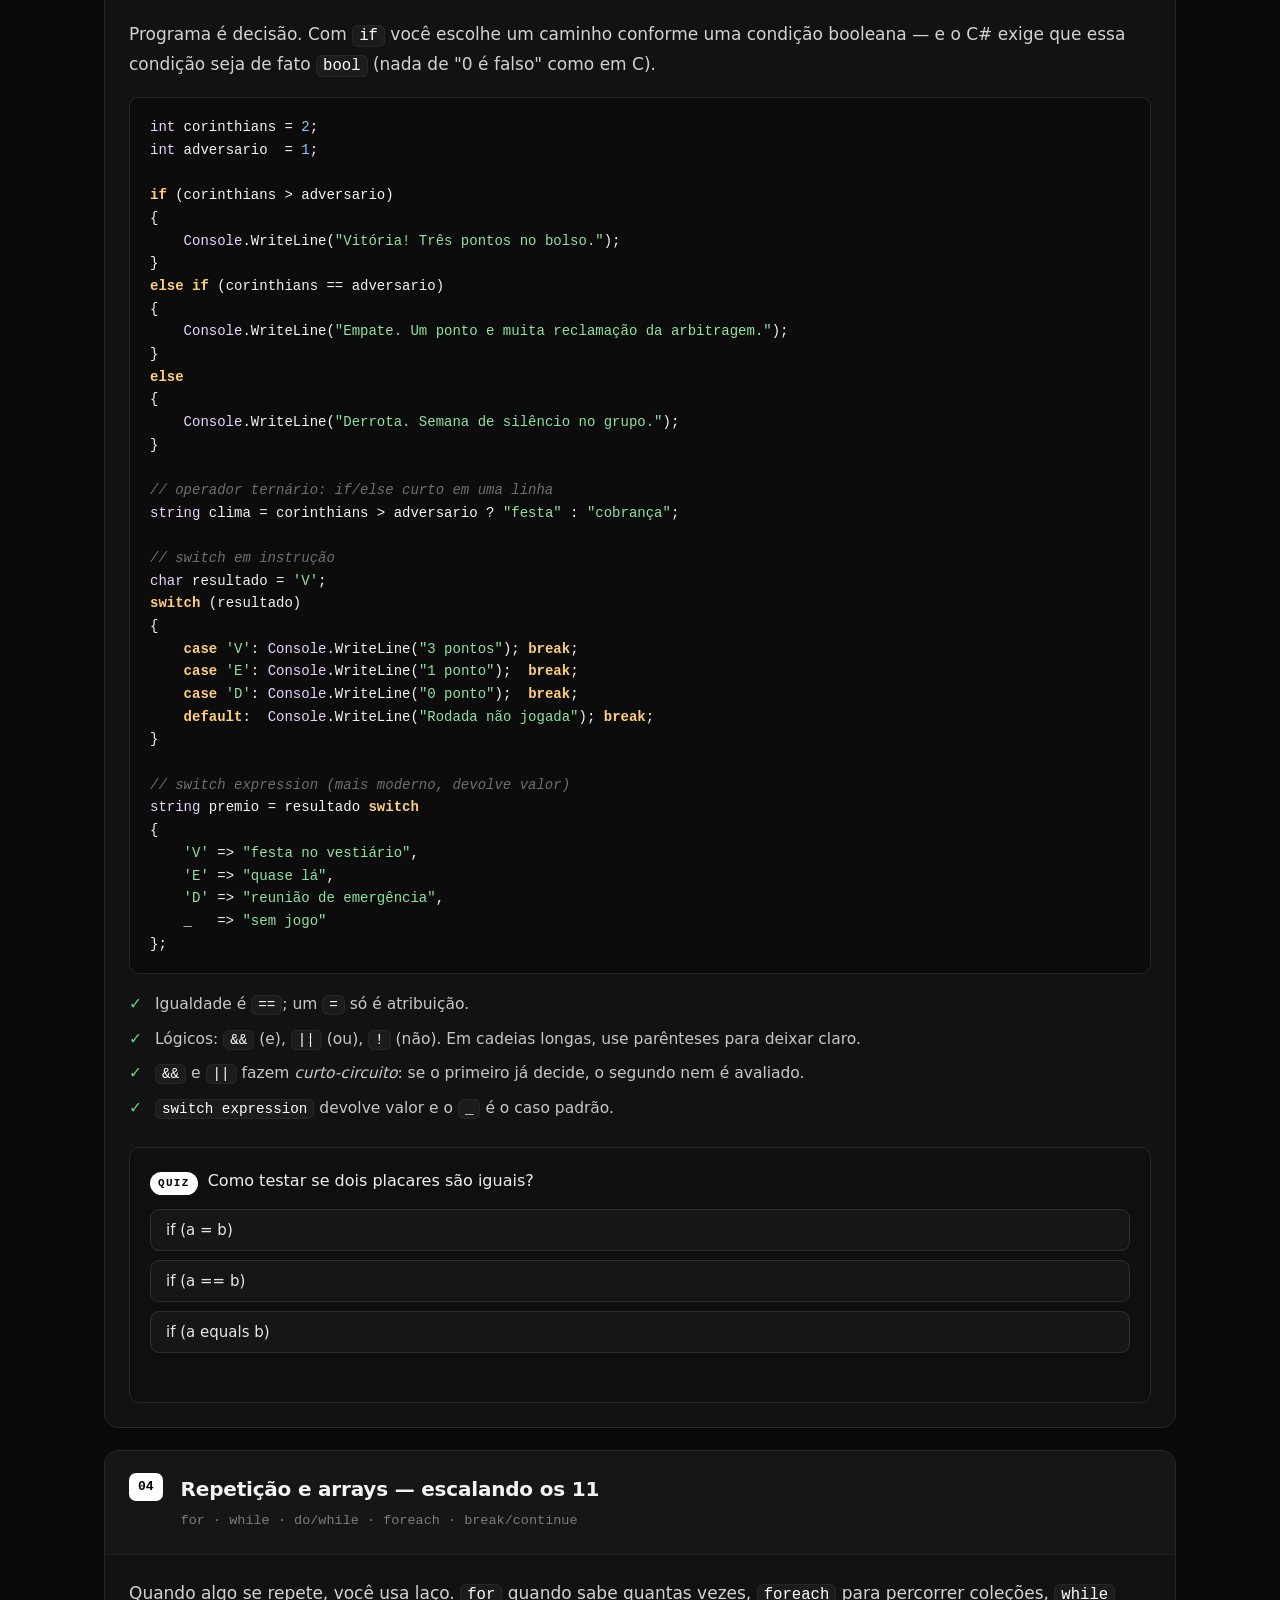
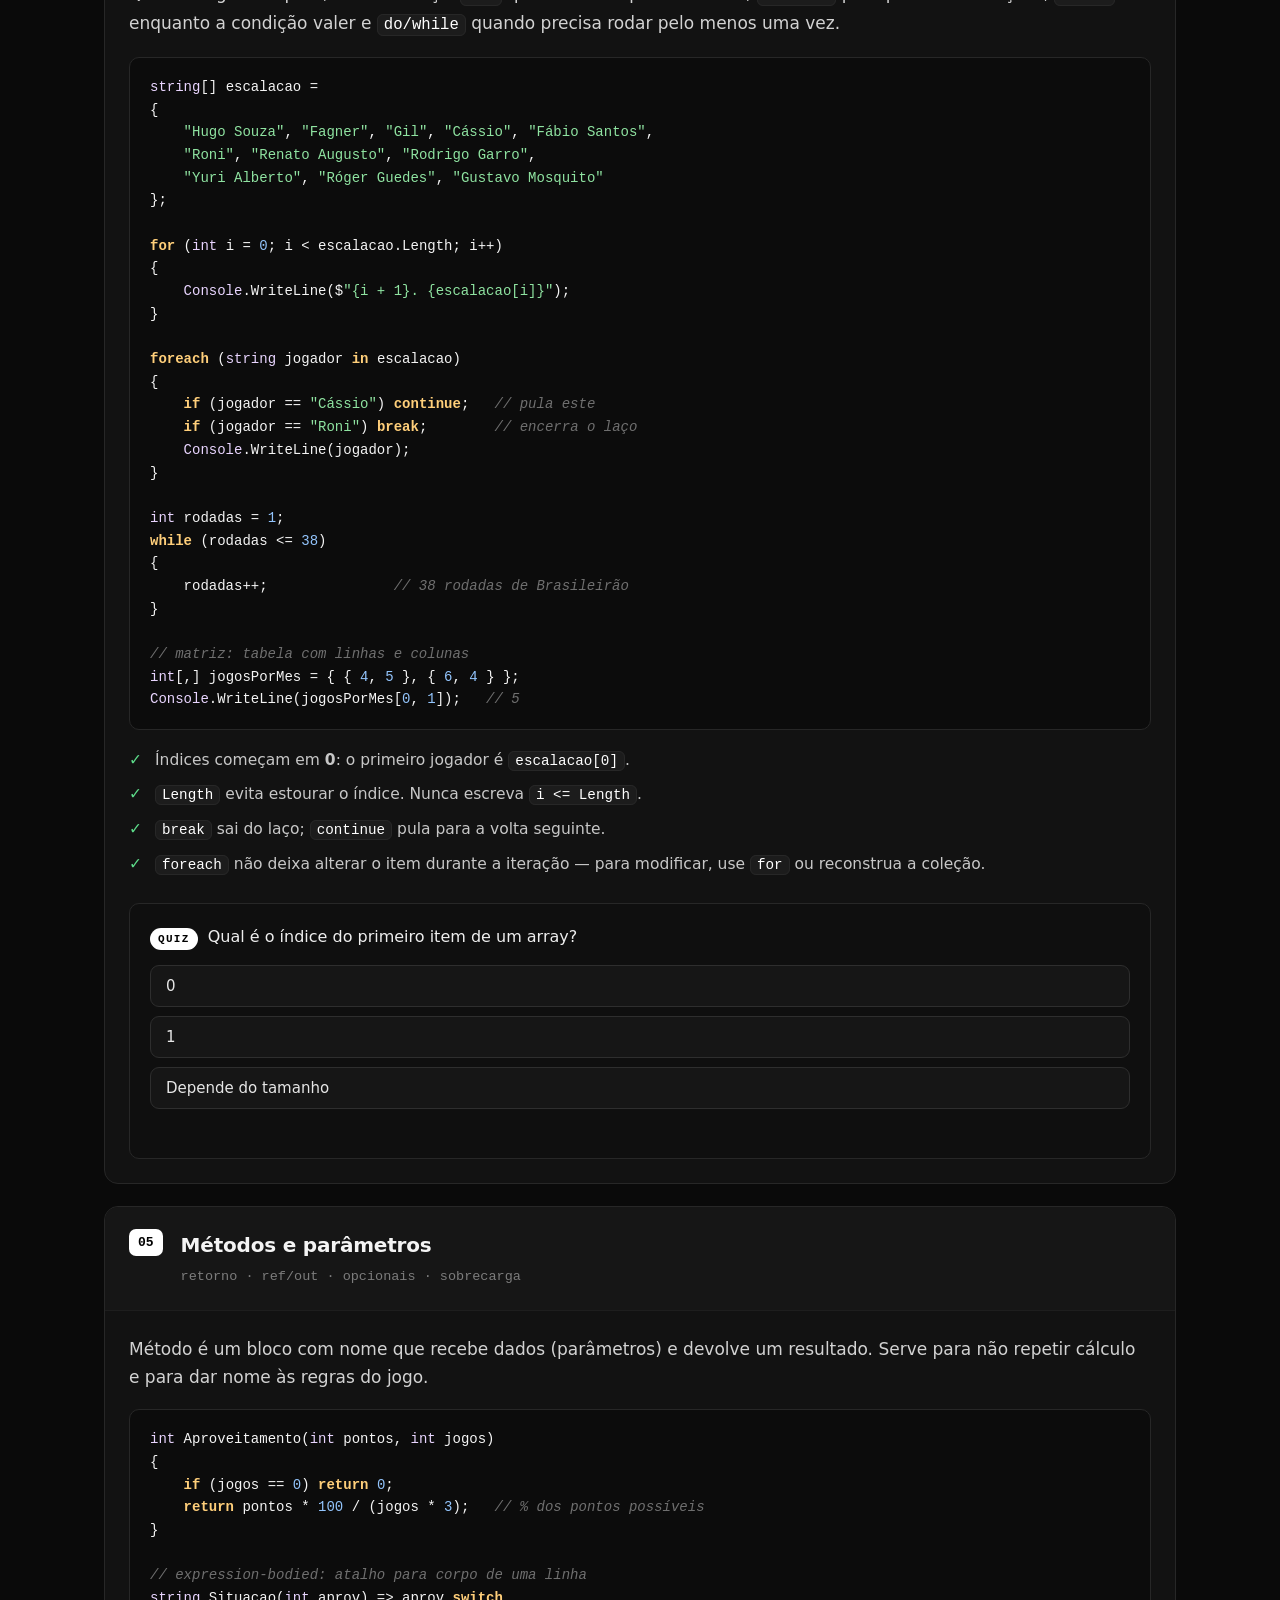
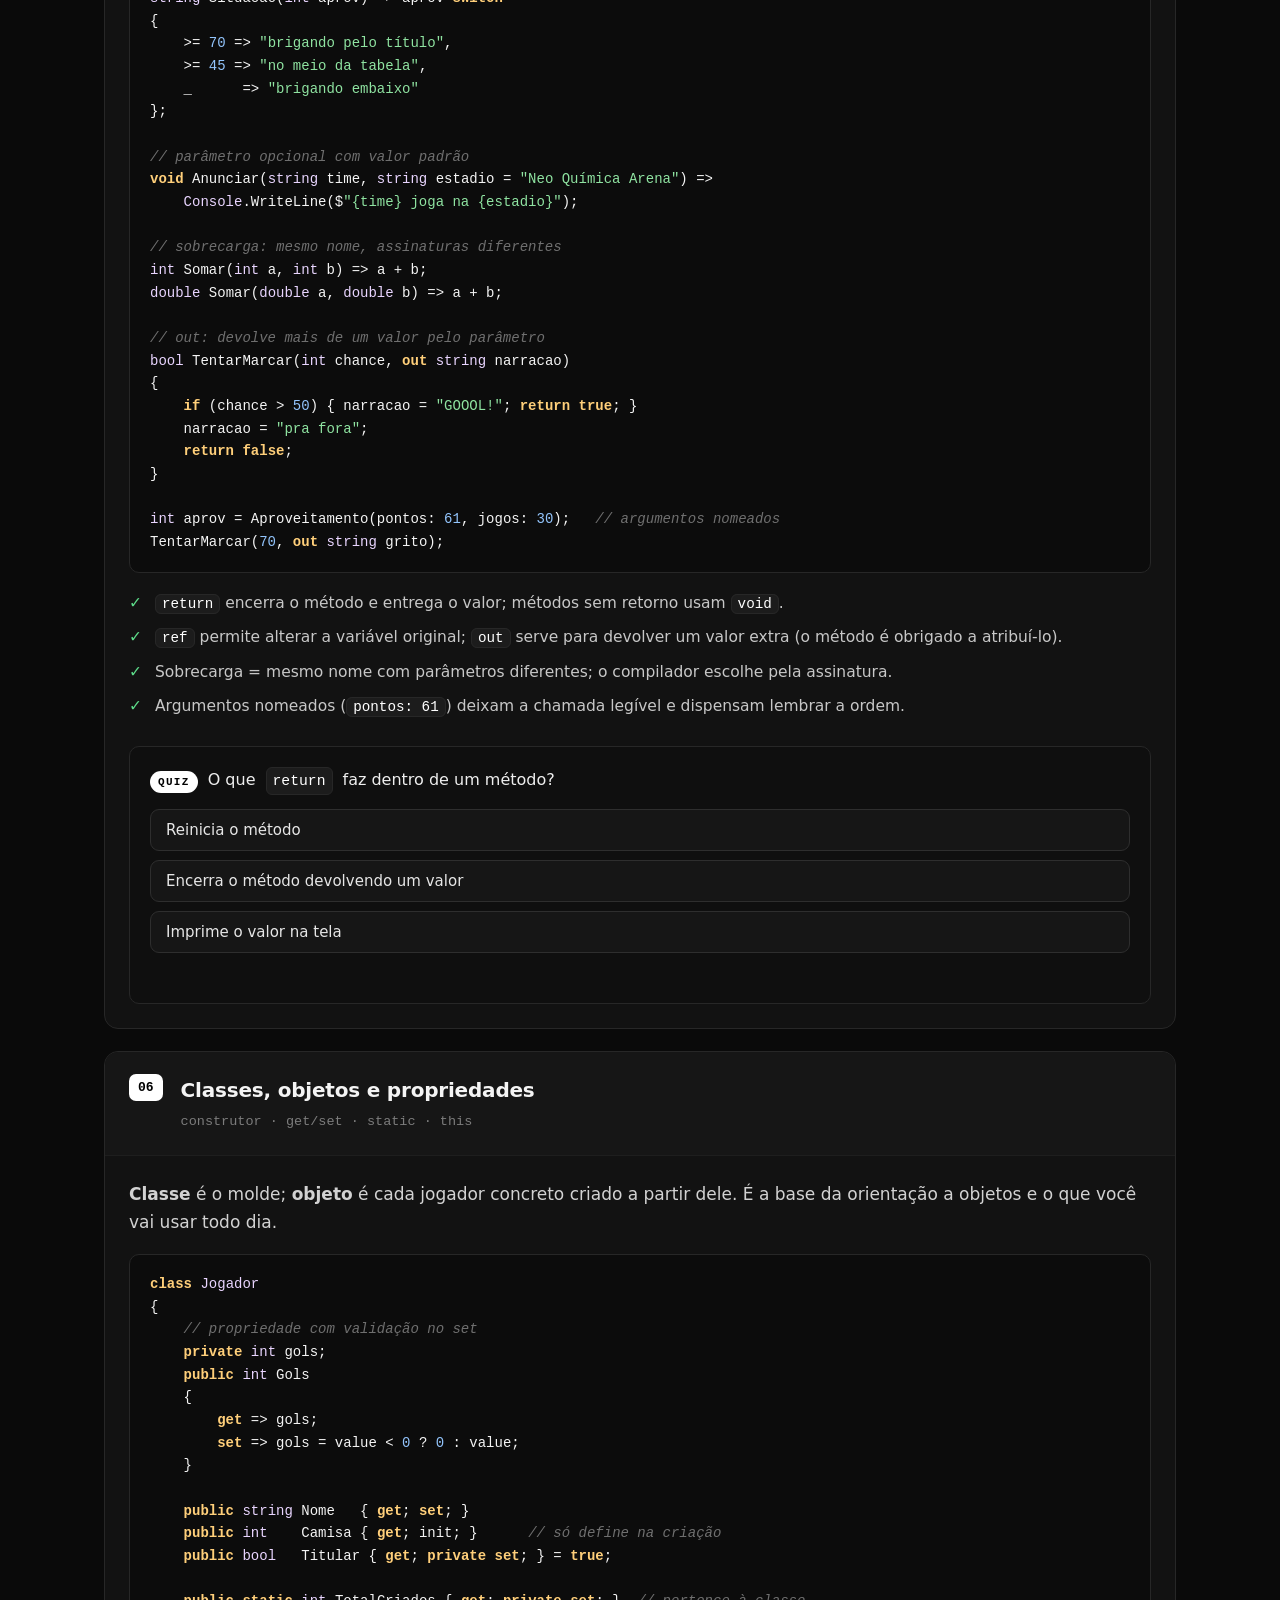
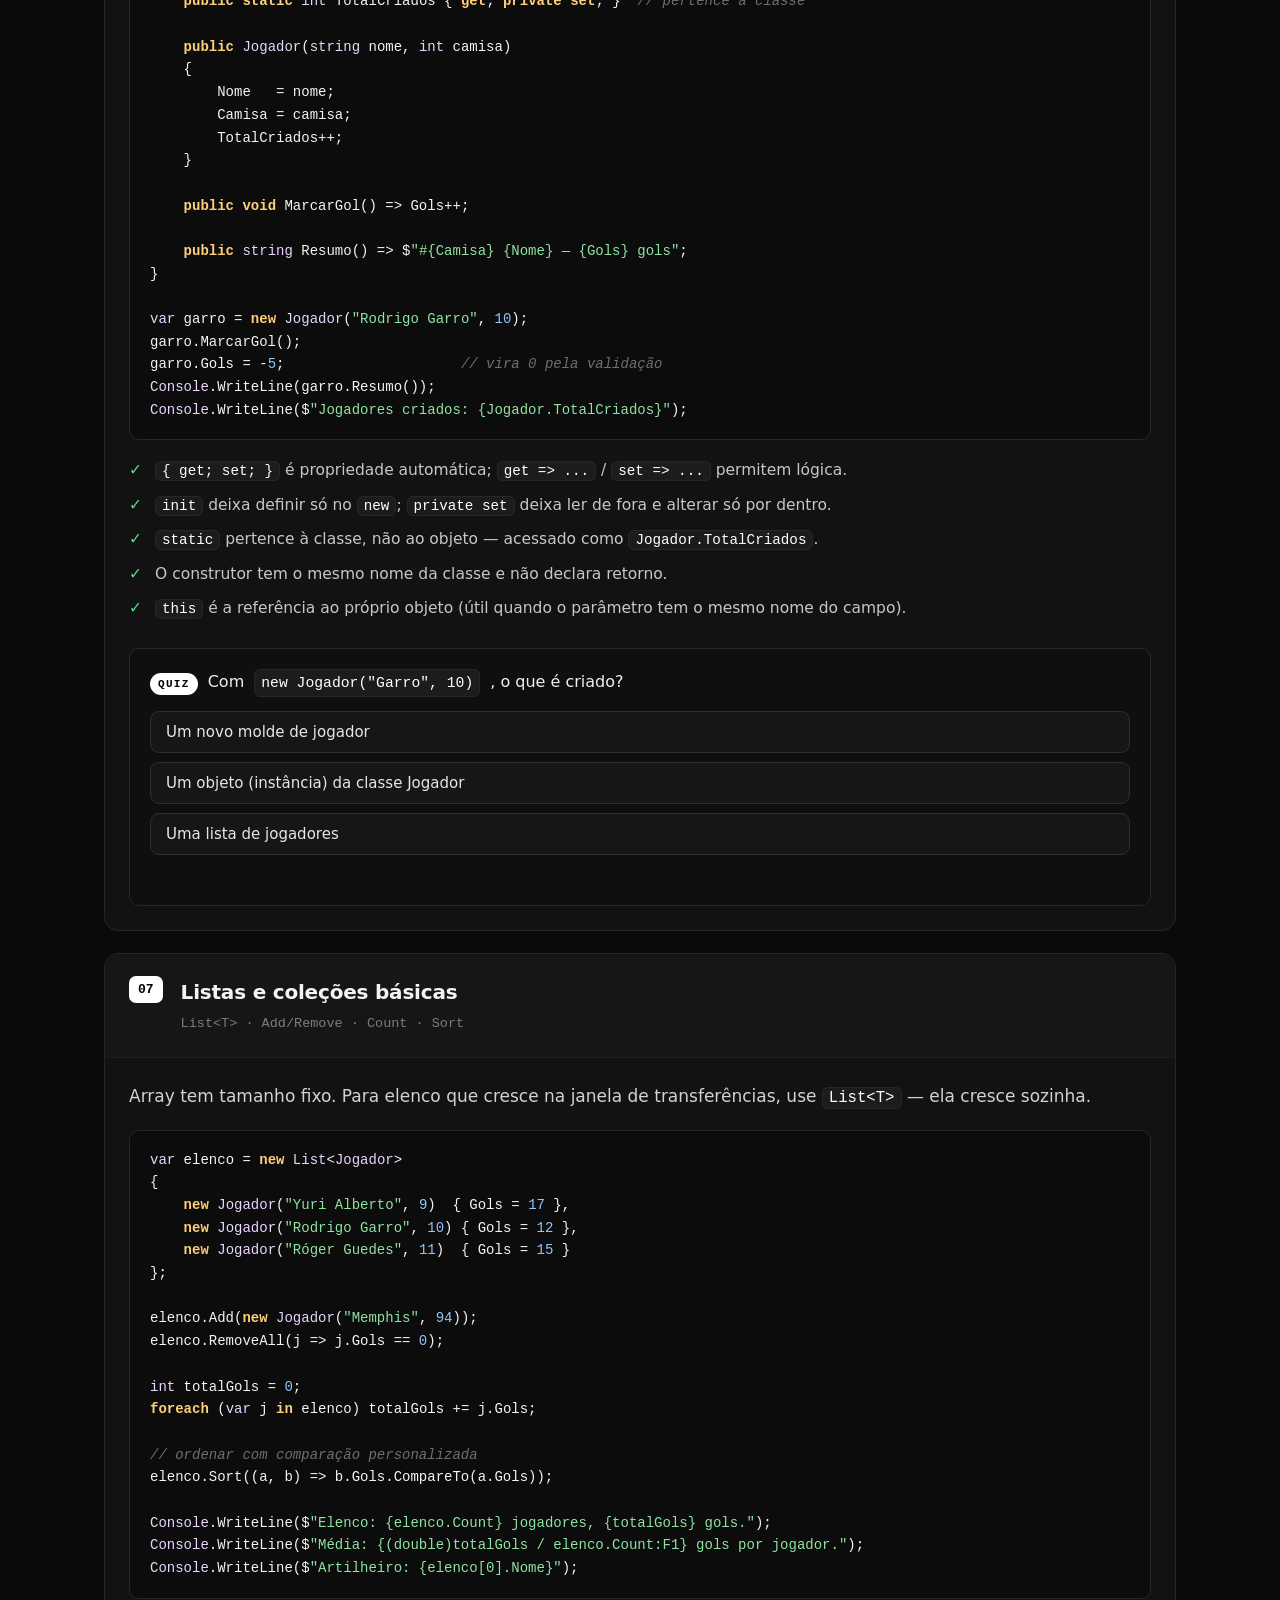
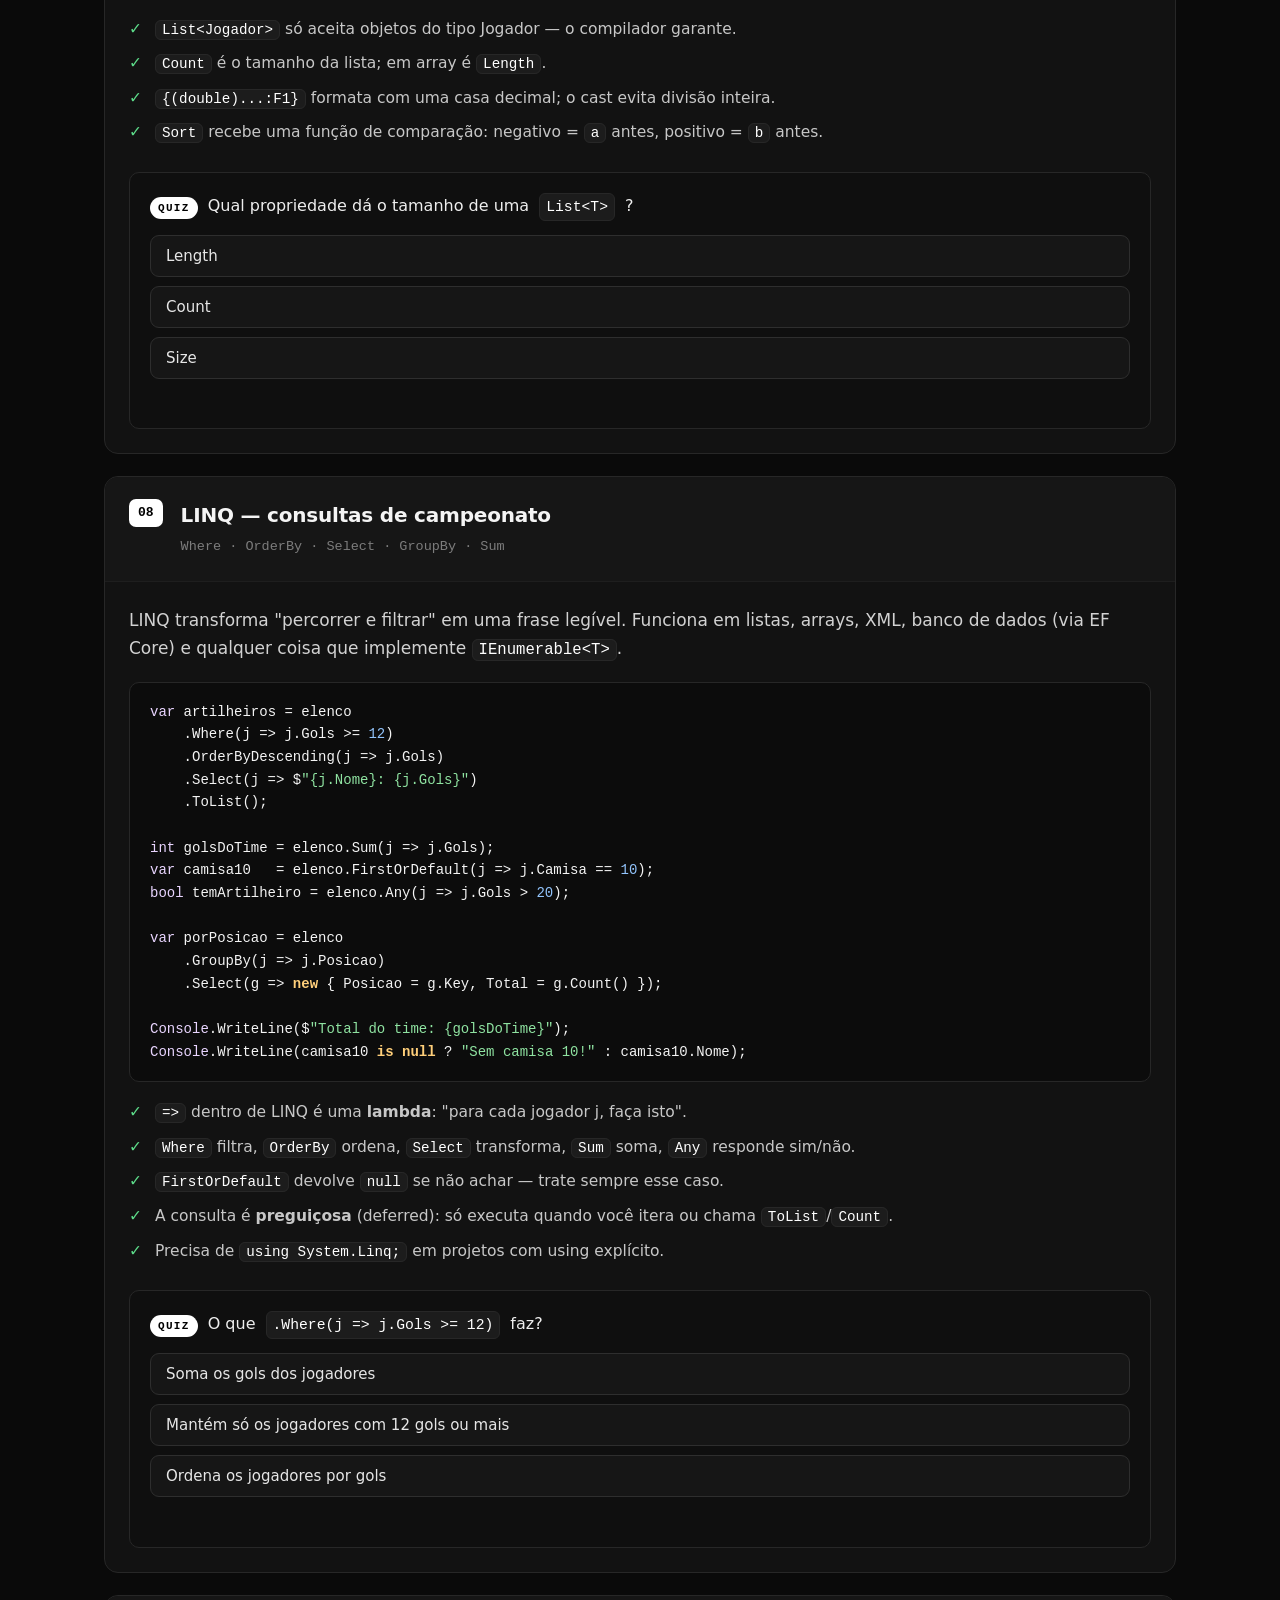
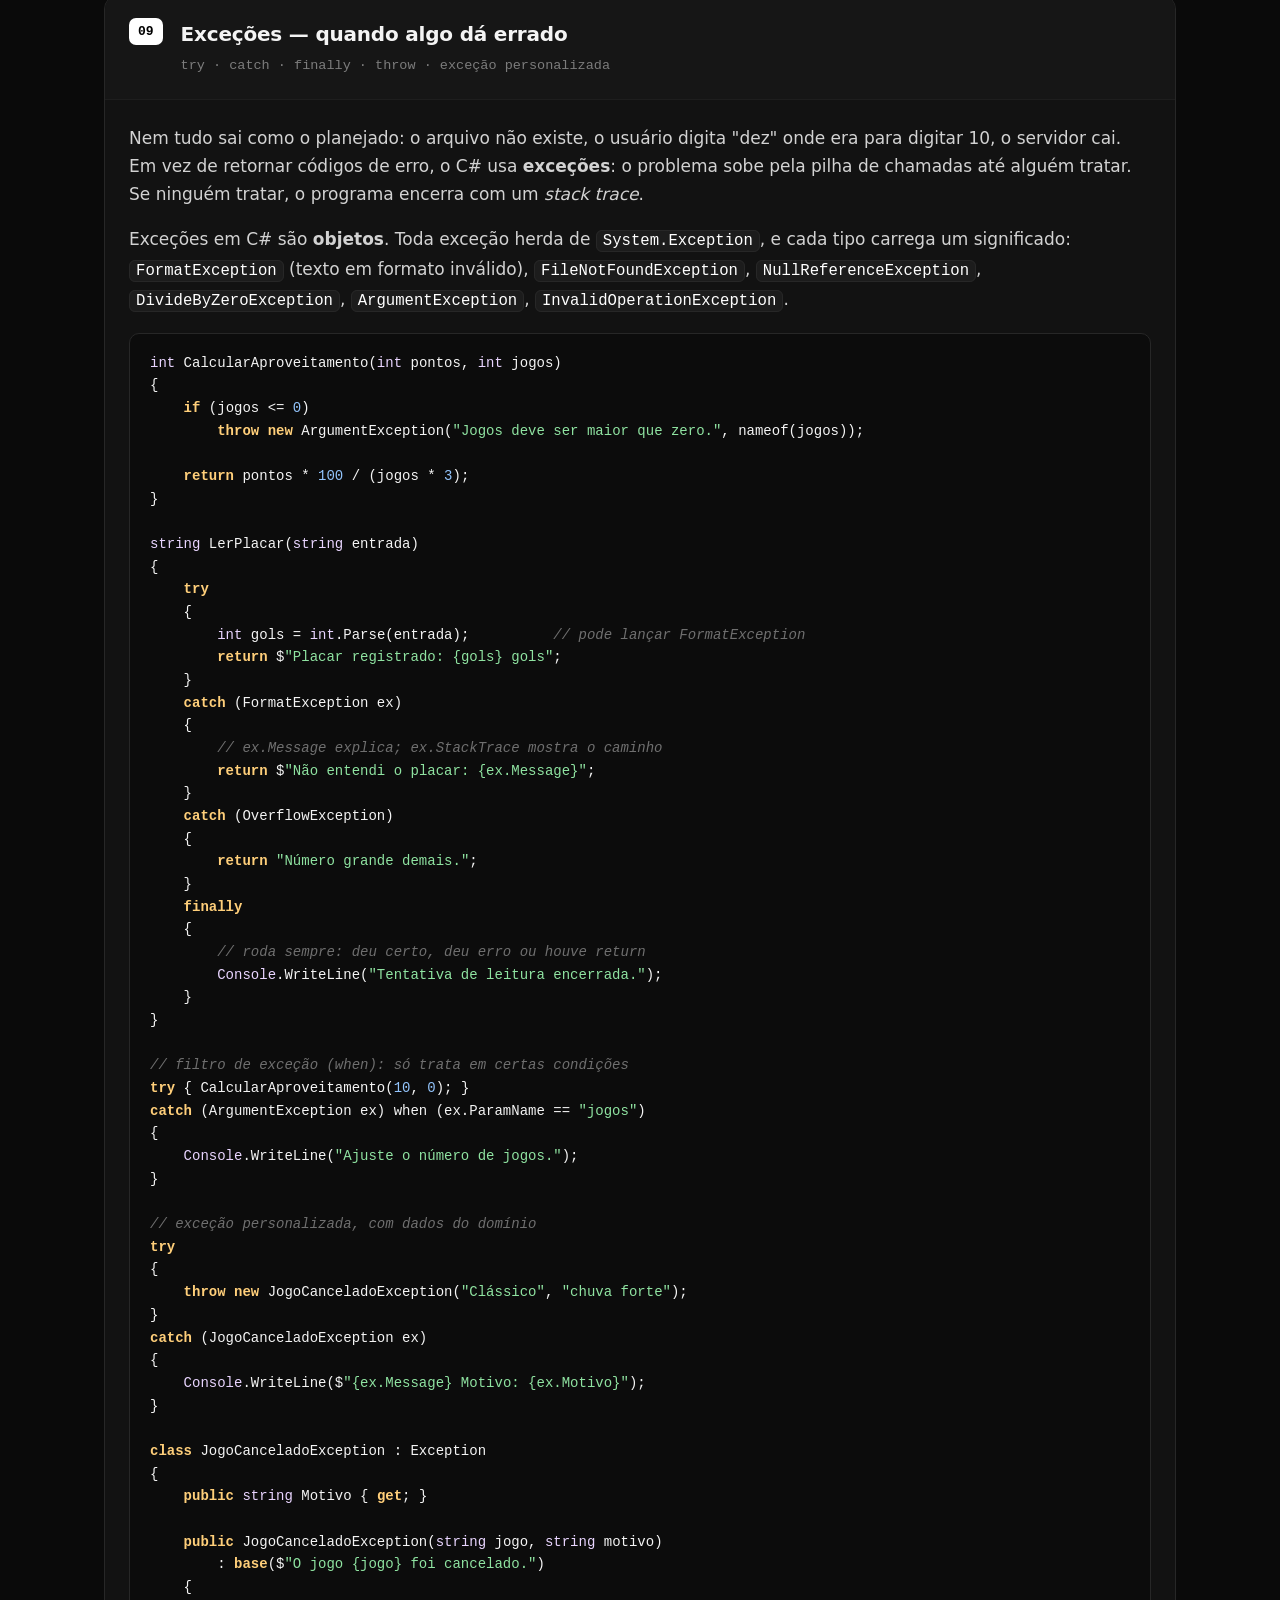
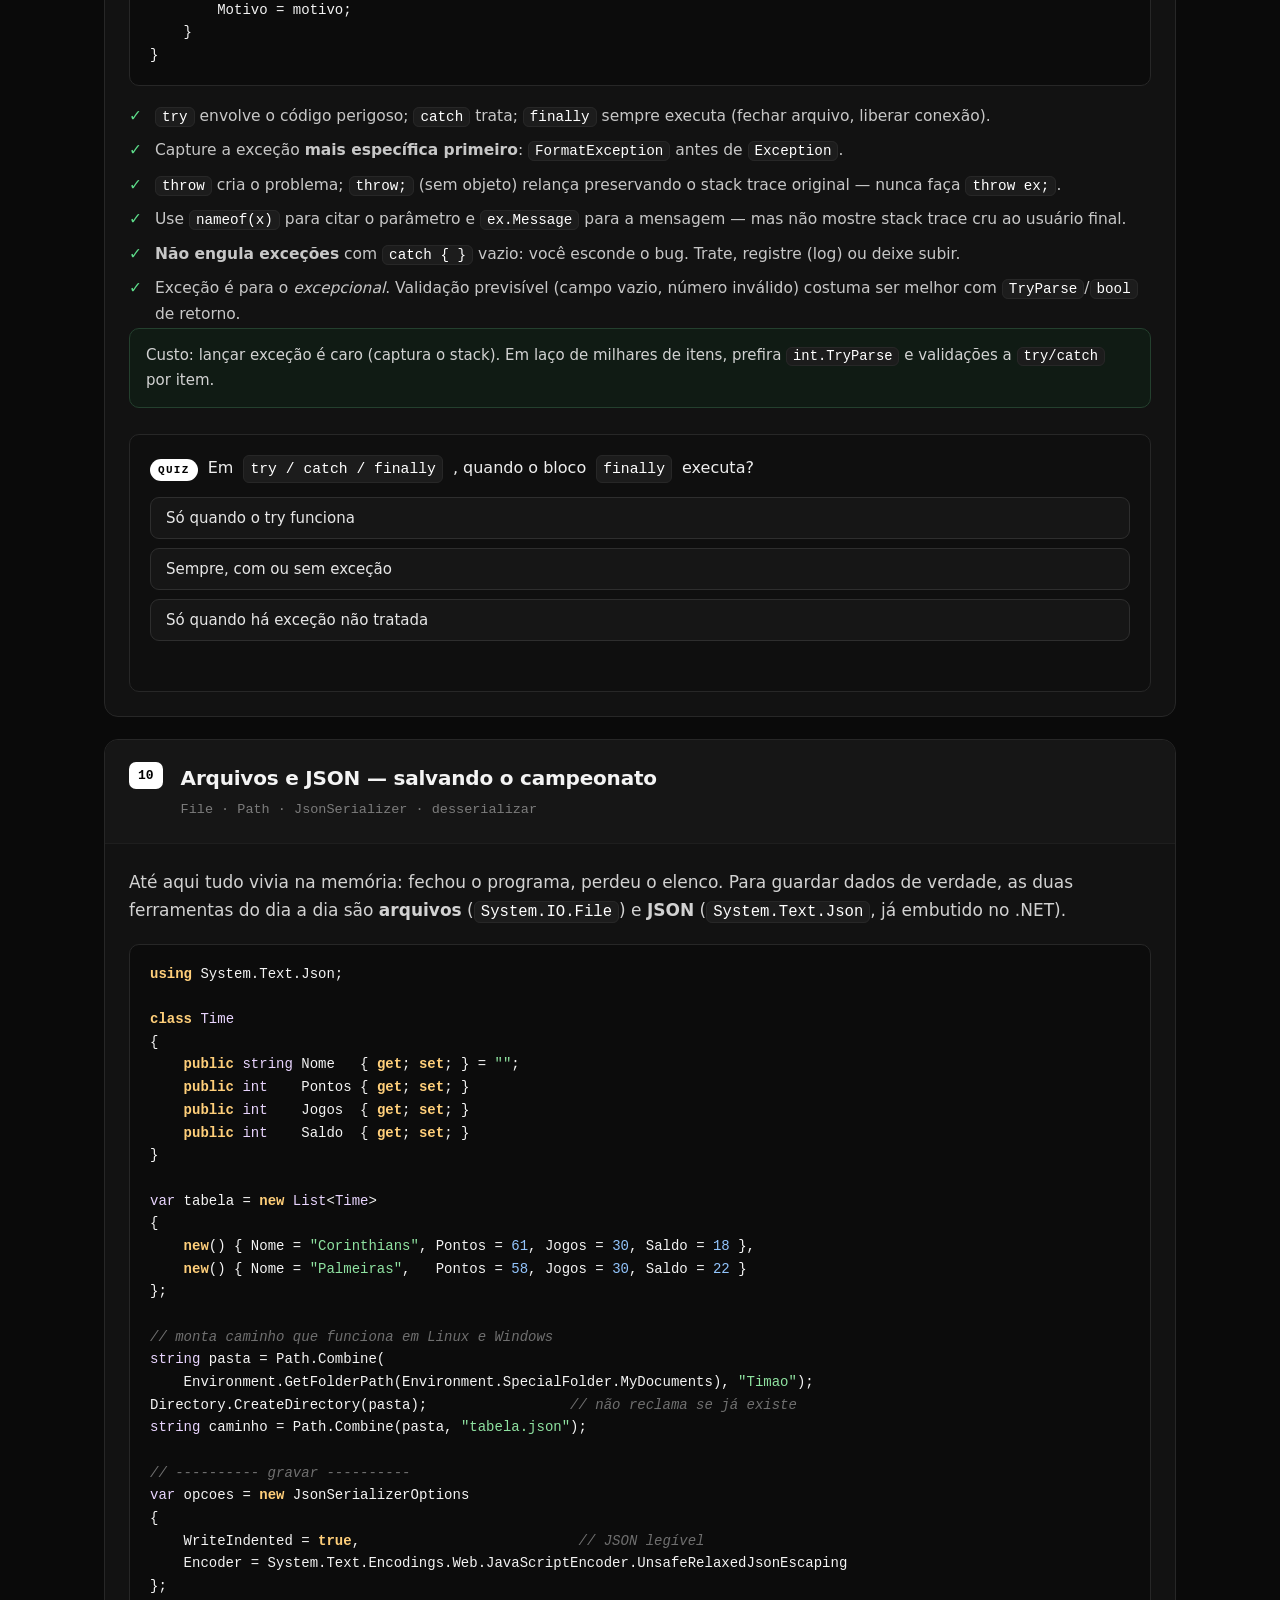
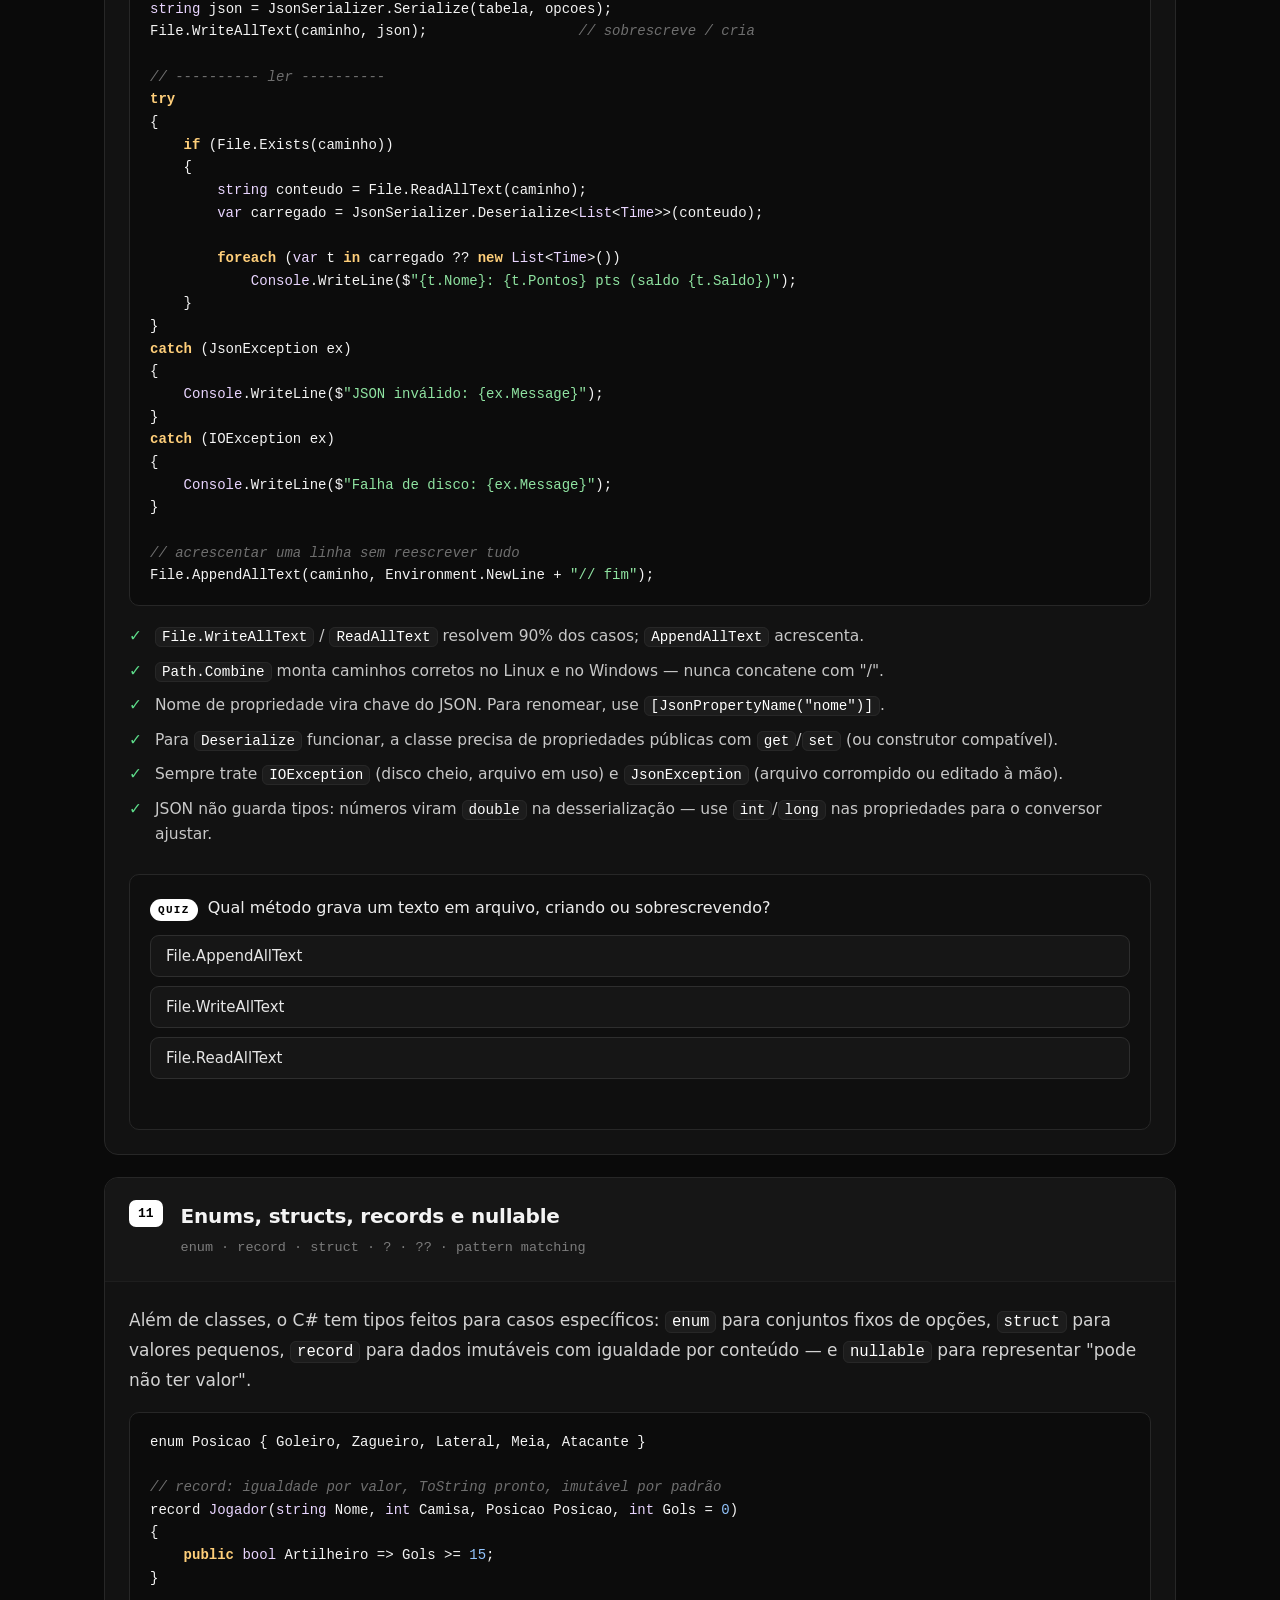
<file: fundamentos.html>
<!DOCTYPE html>
<html lang="pt-BR">
<head>
<meta charset="UTF-8">
<meta name="viewport" content="width=device-width, initial-scale=1">
<title>Fundamentos de C# — Timão C#</title>
<meta name="description" content="Os 16 módulos de fundamentos de C#: tipos, condições, laços, métodos, classes, LINQ, exceções, JSON, generics, async e testes.">
<link rel="stylesheet" href="styles.css">
<link rel="icon" href="data:image/svg+xml,%3Csvg xmlns='http://www.w3.org/2000/svg' viewBox='0 0 32 32'%3E%3Crect width='32' height='32' rx='6' fill='%23000'/%3E%3Ctext x='16' y='22' font-family='monospace' font-size='14' fill='%23fff' text-anchor='middle'%3EC%23%3C/text%3E%3C/svg%3E">
</head>
<body>

<a class="skip" href="#l1">Pular para o conteúdo</a>

<header class="topbar">
  <div class="wrap topbar__in">
    <a class="brand" href="index.html">
      <span class="brand__crest" aria-hidden="true">C#</span>
      <span class="brand__txt">Timão<strong>C#</strong></span>
    </a>
    <nav class="nav" aria-label="Trilhas">
      <a href="index.html">Início</a>
      <a href="fundamentos.html" aria-current="page">Fundamentos</a>
      <a href="games.html">Games</a>
      <a href="web.html">Web</a>
      <a href="automacao.html">Automação</a>
    </nav>
    <div class="progress" title="Seu progresso no site inteiro">
      <div class="progress__bar"><span id="progress-fill" style="width:0%"></span></div>
      <span class="progress__label" id="progress-label">0/26</span>
    </div>
  </div>
</header>

<main>

  <section class="pagehead">
    <div class="wrap">
      <p class="crumb"><a href="index.html">Início</a> / Fundamentos</p>
      <h1>Trilha de fundamentos</h1>
      <p class="lead lead--tight">
        Dezesseis módulos que cobrem a linguagem de ponta a ponta: do primeiro <code>Console.WriteLine</code>
        até async/await e testes automatizados. Faça na ordem — cada módulo usa o anterior.
      </p>
      <ol class="toc" aria-label="Índice dos módulos">
        <li><a href="#l1">Olá, Timão — primeiro programa</a></li>
        <li><a href="#l2">Variáveis, tipos e conversões</a></li>
        <li><a href="#l3">Condições e decisões</a></li>
        <li><a href="#l4">Repetição e arrays</a></li>
        <li><a href="#l5">Métodos e parâmetros</a></li>
        <li><a href="#l6">Classes, objetos e propriedades</a></li>
        <li><a href="#l7">Listas e coleções básicas</a></li>
        <li><a href="#l8">LINQ — consultas</a></li>
        <li><a href="#l9">Exceções — try/catch</a></li>
        <li><a href="#l10">Arquivos e JSON</a></li>
        <li><a href="#l11">Enums, structs, records e nullable</a></li>
        <li><a href="#l12">Herança, interfaces e polimorfismo</a></li>
        <li><a href="#l13">Generics e coleções avançadas</a></li>
        <li><a href="#l14">Delegates, eventos e lambdas</a></li>
        <li><a href="#l15">Async, await e threads</a></li>
        <li><a href="#l16">Testes, GC e boas práticas</a></li>
      </ol>
    </div>
  </section>

  <section class="wrap section">

    <!-- 01 -->
    <article class="lesson" id="l1" data-lesson="f1">
      <header class="lesson__head">
        <span class="lesson__num">01</span>
        <div>
          <h3>Olá, Timão — seu primeiro programa</h3>
          <p class="lesson__meta">estrutura · Console · interpolação · como o C# roda</p>
        </div>
      </header>
      <div class="lesson__body">
        <p>Todo programa C# vive dentro de uma <strong>classe</strong> e começa no método <code>Main</code>. Desde o C# 9 existe o formato <em>top-level statements</em>: você escreve as instruções soltas no arquivo e o compilador gera a classe e o <code>Main</code> para você. É o formato dos exemplos deste site.</p>
        <pre class="code"><code class="csharp">// Programa.cs — o arquivo mais simples que existe
Console.WriteLine("Vai, Timão!");
Console.WriteLine("Aprender C# é igual subir a Vila: no começo cansa.");

int gols = 3;
Console.WriteLine($"Placar: Corinthians {gols} x 0");

// O mesmo programa no formato "clássico", com classe e Main:
class Programa
{
    static void Main()
    {
        Console.WriteLine("Também funciona assim.");
    }
}</code></pre>
        <ul class="checks">
          <li><code>Console.WriteLine</code> escreve uma linha no terminal; <code>Console.Write</code> não pula linha.</li>
          <li>O <code>$</code> antes das aspas liga a <strong>interpolação</strong>: <code>{gols}</code> vira o valor da variável.</li>
          <li>Cada instrução termina em <code>;</code>. Esquecer o ponto e vírgula é o erro nº 1 de quem começa.</li>
          <li><code>//</code> é comentário de linha; <code>/* ... */</code> comenta um bloco.</li>
          <li>O C# não é interpretado direto: ele compila para <strong>IL</strong> (uma linguagem intermediária) e o <strong>CLR</strong> executa com JIT em tempo de execução. Por isso é rápido e ainda assim portátil.</li>
        </ul>
        <p class="tip">Para rodar de verdade: instale o .NET SDK, crie o projeto com <code>dotnet new console -o Timao</code> e execute <code>dotnet run</code> dentro da pasta. O arquivo gerado é o <code>Program.cs</code>.</p>

        <div class="quiz" data-quiz="f1">
          <p class="quiz__q"><span class="quiz__tag">Quiz</span> O que o <code>$</code> faz em <code>$"Corinthians {gols}"</code>?</p>
          <div class="quiz__opts">
            <button class="opt" data-correct="false">Converte o texto em número</button>
            <button class="opt" data-correct="true">Permite inserir variáveis dentro do texto</button>
            <button class="opt" data-correct="false">Indica que a linha é um comentário</button>
          </div>
          <p class="quiz__fb" aria-live="polite"></p>
        </div>
      </div>
    </article>

    <!-- 02 -->
    <article class="lesson" id="l2" data-lesson="f2">
      <header class="lesson__head">
        <span class="lesson__num">02</span>
        <div>
          <h3>Variáveis, tipos e conversões</h3>
          <p class="lesson__meta">int · double · decimal · string · bool · var · parse</p>
        </div>
      </header>
      <div class="lesson__body">
        <p>Cada informação tem um <strong>tipo</strong>, e o tipo decide o que você pode fazer com ela. C# é <em>fortemente tipada</em>: o compilador recusa misturar coisas incompatíveis antes mesmo de rodar.</p>
        <pre class="code"><code class="csharp">string nome    = "Yuri Alberto";   // texto (referência)
int    camisa  = 9;                // inteiro de 32 bits
double altura  = 1.82;             // ponto flutuante (aproximado)
decimal salario = 1250000.50m;     // dinheiro: precisão exata (sufixo m)
bool   titular = true;             // verdadeiro/falso
char   posicao = 'A';              // um único caractere
var    gols    = 17;               // o compilador deduz int

const int LIMITE_DE_GOLS = 100;    // constante: não muda nunca

// conversões
int textoParaNumero = int.Parse("10");
bool deuCerto = int.TryParse("dez", out int valor);   // não lança exceção

double media = (double)gols / 30;  // cast: evita divisão inteira

Console.WriteLine($"{nome} ({camisa}) tem {altura}m e {gols} gols.");</code></pre>
        <ul class="checks">
          <li><code>int</code>, <code>long</code>, <code>short</code>, <code>byte</code> = inteiros de tamanhos diferentes.</li>
          <li><code>double</code> é rápido e aproximado; <code>decimal</code> é exato e usado para dinheiro. Nunca use <code>double</code> para valores financeiros.</li>
          <li><code>var</code> não significa "sem tipo": o tipo é fixado na atribuição e não muda depois.</li>
          <li>Em C# o separador decimal é <strong>ponto</strong>. <code>1,82</code> não compila.</li>
          <li><strong>Tipos de valor</strong> (<code>int</code>, <code>double</code>, <code>bool</code>, <code>struct</code>) copiam o conteúdo; <strong>tipos de referência</strong> (<code>string</code>, classes) copiam o endereço do objeto.</li>
        </ul>

        <div class="quiz" data-quiz="f2">
          <p class="quiz__q"><span class="quiz__tag">Quiz</span> Qual tipo guarda a altura de um jogador como 1.82?</p>
          <div class="quiz__opts">
            <button class="opt" data-correct="false">int</button>
            <button class="opt" data-correct="true">double</button>
            <button class="opt" data-correct="false">bool</button>
          </div>
          <p class="quiz__fb" aria-live="polite"></p>
        </div>
      </div>
    </article>

    <!-- 03 -->
    <article class="lesson" id="l3" data-lesson="f3">
      <header class="lesson__head">
        <span class="lesson__num">03</span>
        <div>
          <h3>Condições — vitória, empate ou derrota</h3>
          <p class="lesson__meta">if/else · switch · ternário · operadores</p>
        </div>
      </header>
      <div class="lesson__body">
        <p>Programa é decisão. Com <code>if</code> você escolhe um caminho conforme uma condição booleana — e o C# exige que essa condição seja de fato <code>bool</code> (nada de "0 é falso" como em C).</p>
        <pre class="code"><code class="csharp">int corinthians = 2;
int adversario  = 1;

if (corinthians &gt; adversario)
{
    Console.WriteLine("Vitória! Três pontos no bolso.");
}
else if (corinthians == adversario)
{
    Console.WriteLine("Empate. Um ponto e muita reclamação da arbitragem.");
}
else
{
    Console.WriteLine("Derrota. Semana de silêncio no grupo.");
}

// operador ternário: if/else curto em uma linha
string clima = corinthians &gt; adversario ? "festa" : "cobrança";

// switch em instrução
char resultado = 'V';
switch (resultado)
{
    case 'V': Console.WriteLine("3 pontos"); break;
    case 'E': Console.WriteLine("1 ponto");  break;
    case 'D': Console.WriteLine("0 ponto");  break;
    default:  Console.WriteLine("Rodada não jogada"); break;
}

// switch expression (mais moderno, devolve valor)
string premio = resultado switch
{
    'V' =&gt; "festa no vestiário",
    'E' =&gt; "quase lá",
    'D' =&gt; "reunião de emergência",
    _   =&gt; "sem jogo"
};</code></pre>
        <ul class="checks">
          <li>Igualdade é <code>==</code>; um <code>=</code> só é atribuição.</li>
          <li>Lógicos: <code>&amp;&amp;</code> (e), <code>||</code> (ou), <code>!</code> (não). Em cadeias longas, use parênteses para deixar claro.</li>
          <li><code>&&</code> e <code>||</code> fazem <em>curto-circuito</em>: se o primeiro já decide, o segundo nem é avaliado.</li>
          <li><code>switch expression</code> devolve valor e o <code>_</code> é o caso padrão.</li>
        </ul>

        <div class="quiz" data-quiz="f3">
          <p class="quiz__q"><span class="quiz__tag">Quiz</span> Como testar se dois placares são iguais?</p>
          <div class="quiz__opts">
            <button class="opt" data-correct="false">if (a = b)</button>
            <button class="opt" data-correct="true">if (a == b)</button>
            <button class="opt" data-correct="false">if (a equals b)</button>
          </div>
          <p class="quiz__fb" aria-live="polite"></p>
        </div>
      </div>
    </article>

    <!-- 04 -->
    <article class="lesson" id="l4" data-lesson="f4">
      <header class="lesson__head">
        <span class="lesson__num">04</span>
        <div>
          <h3>Repetição e arrays — escalando os 11</h3>
          <p class="lesson__meta">for · while · do/while · foreach · break/continue</p>
        </div>
      </header>
      <div class="lesson__body">
        <p>Quando algo se repete, você usa laço. <code>for</code> quando sabe quantas vezes, <code>foreach</code> para percorrer coleções, <code>while</code> enquanto a condição valer e <code>do/while</code> quando precisa rodar pelo menos uma vez.</p>
        <pre class="code"><code class="csharp">string[] escalacao =
{
    "Hugo Souza", "Fagner", "Gil", "Cássio", "Fábio Santos",
    "Roni", "Renato Augusto", "Rodrigo Garro",
    "Yuri Alberto", "Róger Guedes", "Gustavo Mosquito"
};

for (int i = 0; i &lt; escalacao.Length; i++)
{
    Console.WriteLine($"{i + 1}. {escalacao[i]}");
}

foreach (string jogador in escalacao)
{
    if (jogador == "Cássio") continue;   // pula este
    if (jogador == "Roni") break;        // encerra o laço
    Console.WriteLine(jogador);
}

int rodadas = 1;
while (rodadas &lt;= 38)
{
    rodadas++;               // 38 rodadas de Brasileirão
}

// matriz: tabela com linhas e colunas
int[,] jogosPorMes = { { 4, 5 }, { 6, 4 } };
Console.WriteLine(jogosPorMes[0, 1]);   // 5</code></pre>
        <ul class="checks">
          <li>Índices começam em <strong>0</strong>: o primeiro jogador é <code>escalacao[0]</code>.</li>
          <li><code>Length</code> evita estourar o índice. Nunca escreva <code>i &lt;= Length</code>.</li>
          <li><code>break</code> sai do laço; <code>continue</code> pula para a volta seguinte.</li>
          <li><code>foreach</code> não deixa alterar o item durante a iteração — para modificar, use <code>for</code> ou reconstrua a coleção.</li>
        </ul>

        <div class="quiz" data-quiz="f4">
          <p class="quiz__q"><span class="quiz__tag">Quiz</span> Qual é o índice do primeiro item de um array?</p>
          <div class="quiz__opts">
            <button class="opt" data-correct="true">0</button>
            <button class="opt" data-correct="false">1</button>
            <button class="opt" data-correct="false">Depende do tamanho</button>
          </div>
          <p class="quiz__fb" aria-live="polite"></p>
        </div>
      </div>
    </article>

    <!-- 05 -->
    <article class="lesson" id="l5" data-lesson="f5">
      <header class="lesson__head">
        <span class="lesson__num">05</span>
        <div>
          <h3>Métodos e parâmetros</h3>
          <p class="lesson__meta">retorno · ref/out · opcionais · sobrecarga</p>
        </div>
      </header>
      <div class="lesson__body">
        <p>Método é um bloco com nome que recebe dados (parâmetros) e devolve um resultado. Serve para não repetir cálculo e para dar nome às regras do jogo.</p>
        <pre class="code"><code class="csharp">int Aproveitamento(int pontos, int jogos)
{
    if (jogos == 0) return 0;
    return pontos * 100 / (jogos * 3);   // % dos pontos possíveis
}

// expression-bodied: atalho para corpo de uma linha
string Situacao(int aprov) =&gt; aprov switch
{
    &gt;= 70 =&gt; "brigando pelo título",
    &gt;= 45 =&gt; "no meio da tabela",
    _      =&gt; "brigando embaixo"
};

// parâmetro opcional com valor padrão
void Anunciar(string time, string estadio = "Neo Química Arena") =&gt;
    Console.WriteLine($"{time} joga na {estadio}");

// sobrecarga: mesmo nome, assinaturas diferentes
int Somar(int a, int b) =&gt; a + b;
double Somar(double a, double b) =&gt; a + b;

// out: devolve mais de um valor pelo parâmetro
bool TentarMarcar(int chance, out string narracao)
{
    if (chance &gt; 50) { narracao = "GOOOL!"; return true; }
    narracao = "pra fora";
    return false;
}

int aprov = Aproveitamento(pontos: 61, jogos: 30);   // argumentos nomeados
TentarMarcar(70, out string grito);</code></pre>
        <ul class="checks">
          <li><code>return</code> encerra o método e entrega o valor; métodos sem retorno usam <code>void</code>.</li>
          <li><code>ref</code> permite alterar a variável original; <code>out</code> serve para devolver um valor extra (o método é obrigado a atribuí-lo).</li>
          <li>Sobrecarga = mesmo nome com parâmetros diferentes; o compilador escolhe pela assinatura.</li>
          <li>Argumentos nomeados (<code>pontos: 61</code>) deixam a chamada legível e dispensam lembrar a ordem.</li>
        </ul>

        <div class="quiz" data-quiz="f5">
          <p class="quiz__q"><span class="quiz__tag">Quiz</span> O que <code>return</code> faz dentro de um método?</p>
          <div class="quiz__opts">
            <button class="opt" data-correct="false">Reinicia o método</button>
            <button class="opt" data-correct="true">Encerra o método devolvendo um valor</button>
            <button class="opt" data-correct="false">Imprime o valor na tela</button>
          </div>
          <p class="quiz__fb" aria-live="polite"></p>
        </div>
      </div>
    </article>

    <!-- 06 -->
    <article class="lesson" id="l6" data-lesson="f6">
      <header class="lesson__head">
        <span class="lesson__num">06</span>
        <div>
          <h3>Classes, objetos e propriedades</h3>
          <p class="lesson__meta">construtor · get/set · static · this</p>
        </div>
      </header>
      <div class="lesson__body">
        <p><strong>Classe</strong> é o molde; <strong>objeto</strong> é cada jogador concreto criado a partir dele. É a base da orientação a objetos e o que você vai usar todo dia.</p>
        <pre class="code"><code class="csharp">class Jogador
{
    // propriedade com validação no set
    private int gols;
    public int Gols
    {
        get =&gt; gols;
        set =&gt; gols = value &lt; 0 ? 0 : value;
    }

    public string Nome   { get; set; }
    public int    Camisa { get; init; }      // só define na criação
    public bool   Titular { get; private set; } = true;

    public static int TotalCriados { get; private set; }  // pertence à classe

    public Jogador(string nome, int camisa)
    {
        Nome   = nome;
        Camisa = camisa;
        TotalCriados++;
    }

    public void MarcarGol() =&gt; Gols++;

    public string Resumo() =&gt; $"#{Camisa} {Nome} — {Gols} gols";
}

var garro = new Jogador("Rodrigo Garro", 10);
garro.MarcarGol();
garro.Gols = -5;                     // vira 0 pela validação
Console.WriteLine(garro.Resumo());
Console.WriteLine($"Jogadores criados: {Jogador.TotalCriados}");</code></pre>
        <ul class="checks">
          <li><code>{ get; set; }</code> é propriedade automática; <code>get =&gt; ...</code> / <code>set =&gt; ...</code> permitem lógica.</li>
          <li><code>init</code> deixa definir só no <code>new</code>; <code>private set</code> deixa ler de fora e alterar só por dentro.</li>
          <li><code>static</code> pertence à classe, não ao objeto — acessado como <code>Jogador.TotalCriados</code>.</li>
          <li>O construtor tem o mesmo nome da classe e não declara retorno.</li>
          <li><code>this</code> é a referência ao próprio objeto (útil quando o parâmetro tem o mesmo nome do campo).</li>
        </ul>

        <div class="quiz" data-quiz="f6">
          <p class="quiz__q"><span class="quiz__tag">Quiz</span> Com <code>new Jogador("Garro", 10)</code>, o que é criado?</p>
          <div class="quiz__opts">
            <button class="opt" data-correct="false">Um novo molde de jogador</button>
            <button class="opt" data-correct="true">Um objeto (instância) da classe Jogador</button>
            <button class="opt" data-correct="false">Uma lista de jogadores</button>
          </div>
          <p class="quiz__fb" aria-live="polite"></p>
        </div>
      </div>
    </article>

    <!-- 07 -->
    <article class="lesson" id="l7" data-lesson="f7">
      <header class="lesson__head">
        <span class="lesson__num">07</span>
        <div>
          <h3>Listas e coleções básicas</h3>
          <p class="lesson__meta">List&lt;T&gt; · Add/Remove · Count · Sort</p>
        </div>
      </header>
      <div class="lesson__body">
        <p>Array tem tamanho fixo. Para elenco que cresce na janela de transferências, use <code>List&lt;T&gt;</code> — ela cresce sozinha.</p>
        <pre class="code"><code class="csharp">var elenco = new List&lt;Jogador&gt;
{
    new Jogador("Yuri Alberto", 9)  { Gols = 17 },
    new Jogador("Rodrigo Garro", 10) { Gols = 12 },
    new Jogador("Róger Guedes", 11)  { Gols = 15 }
};

elenco.Add(new Jogador("Memphis", 94));
elenco.RemoveAll(j =&gt; j.Gols == 0);

int totalGols = 0;
foreach (var j in elenco) totalGols += j.Gols;

// ordenar com comparação personalizada
elenco.Sort((a, b) =&gt; b.Gols.CompareTo(a.Gols));

Console.WriteLine($"Elenco: {elenco.Count} jogadores, {totalGols} gols.");
Console.WriteLine($"Média: {(double)totalGols / elenco.Count:F1} gols por jogador.");
Console.WriteLine($"Artilheiro: {elenco[0].Nome}");</code></pre>
        <ul class="checks">
          <li><code>List&lt;Jogador&gt;</code> só aceita objetos do tipo Jogador — o compilador garante.</li>
          <li><code>Count</code> é o tamanho da lista; em array é <code>Length</code>.</li>
          <li><code>{(double)...:F1}</code> formata com uma casa decimal; o cast evita divisão inteira.</li>
          <li><code>Sort</code> recebe uma função de comparação: negativo = <code>a</code> antes, positivo = <code>b</code> antes.</li>
        </ul>

        <div class="quiz" data-quiz="f7">
          <p class="quiz__q"><span class="quiz__tag">Quiz</span> Qual propriedade dá o tamanho de uma <code>List&lt;T&gt;</code>?</p>
          <div class="quiz__opts">
            <button class="opt" data-correct="false">Length</button>
            <button class="opt" data-correct="true">Count</button>
            <button class="opt" data-correct="false">Size</button>
          </div>
          <p class="quiz__fb" aria-live="polite"></p>
        </div>
      </div>
    </article>

    <!-- 08 -->
    <article class="lesson" id="l8" data-lesson="f8">
      <header class="lesson__head">
        <span class="lesson__num">08</span>
        <div>
          <h3>LINQ — consultas de campeonato</h3>
          <p class="lesson__meta">Where · OrderBy · Select · GroupBy · Sum</p>
        </div>
      </header>
      <div class="lesson__body">
        <p>LINQ transforma "percorrer e filtrar" em uma frase legível. Funciona em listas, arrays, XML, banco de dados (via EF Core) e qualquer coisa que implemente <code>IEnumerable&lt;T&gt;</code>.</p>
        <pre class="code"><code class="csharp">var artilheiros = elenco
    .Where(j =&gt; j.Gols &gt;= 12)
    .OrderByDescending(j =&gt; j.Gols)
    .Select(j =&gt; $"{j.Nome}: {j.Gols}")
    .ToList();

int golsDoTime = elenco.Sum(j =&gt; j.Gols);
var camisa10   = elenco.FirstOrDefault(j =&gt; j.Camisa == 10);
bool temArtilheiro = elenco.Any(j =&gt; j.Gols &gt; 20);

var porPosicao = elenco
    .GroupBy(j =&gt; j.Posicao)
    .Select(g =&gt; new { Posicao = g.Key, Total = g.Count() });

Console.WriteLine($"Total do time: {golsDoTime}");
Console.WriteLine(camisa10 is null ? "Sem camisa 10!" : camisa10.Nome);</code></pre>
        <ul class="checks">
          <li><code>=&gt;</code> dentro de LINQ é uma <strong>lambda</strong>: "para cada jogador j, faça isto".</li>
          <li><code>Where</code> filtra, <code>OrderBy</code> ordena, <code>Select</code> transforma, <code>Sum</code> soma, <code>Any</code> responde sim/não.</li>
          <li><code>FirstOrDefault</code> devolve <code>null</code> se não achar — trate sempre esse caso.</li>
          <li>A consulta é <strong>preguiçosa</strong> (deferred): só executa quando você itera ou chama <code>ToList</code>/<code>Count</code>.</li>
          <li>Precisa de <code>using System.Linq;</code> em projetos com using explícito.</li>
        </ul>

        <div class="quiz" data-quiz="f8">
          <p class="quiz__q"><span class="quiz__tag">Quiz</span> O que <code>.Where(j =&gt; j.Gols &gt;= 12)</code> faz?</p>
          <div class="quiz__opts">
            <button class="opt" data-correct="false">Soma os gols dos jogadores</button>
            <button class="opt" data-correct="true">Mantém só os jogadores com 12 gols ou mais</button>
            <button class="opt" data-correct="false">Ordena os jogadores por gols</button>
          </div>
          <p class="quiz__fb" aria-live="polite"></p>
        </div>
      </div>
    </article>

    <!-- 09 -->
    <article class="lesson" id="l9" data-lesson="f9">
      <header class="lesson__head">
        <span class="lesson__num">09</span>
        <div>
          <h3>Exceções — quando algo dá errado</h3>
          <p class="lesson__meta">try · catch · finally · throw · exceção personalizada</p>
        </div>
      </header>
      <div class="lesson__body">
        <p>Nem tudo sai como o planejado: o arquivo não existe, o usuário digita "dez" onde era para digitar 10, o servidor cai. Em vez de retornar códigos de erro, o C# usa <strong>exceções</strong>: o problema sobe pela pilha de chamadas até alguém tratar. Se ninguém tratar, o programa encerra com um <em>stack trace</em>.</p>
        <p>Exceções em C# são <strong>objetos</strong>. Toda exceção herda de <code>System.Exception</code>, e cada tipo carrega um significado: <code>FormatException</code> (texto em formato inválido), <code>FileNotFoundException</code>, <code>NullReferenceException</code>, <code>DivideByZeroException</code>, <code>ArgumentException</code>, <code>InvalidOperationException</code>.</p>
        <pre class="code"><code class="csharp">int CalcularAproveitamento(int pontos, int jogos)
{
    if (jogos &lt;= 0)
        throw new ArgumentException("Jogos deve ser maior que zero.", nameof(jogos));

    return pontos * 100 / (jogos * 3);
}

string LerPlacar(string entrada)
{
    try
    {
        int gols = int.Parse(entrada);          // pode lançar FormatException
        return $"Placar registrado: {gols} gols";
    }
    catch (FormatException ex)
    {
        // ex.Message explica; ex.StackTrace mostra o caminho
        return $"Não entendi o placar: {ex.Message}";
    }
    catch (OverflowException)
    {
        return "Número grande demais.";
    }
    finally
    {
        // roda sempre: deu certo, deu erro ou houve return
        Console.WriteLine("Tentativa de leitura encerrada.");
    }
}

// filtro de exceção (when): só trata em certas condições
try { CalcularAproveitamento(10, 0); }
catch (ArgumentException ex) when (ex.ParamName == "jogos")
{
    Console.WriteLine("Ajuste o número de jogos.");
}

// exceção personalizada, com dados do domínio
try
{
    throw new JogoCanceladoException("Clássico", "chuva forte");
}
catch (JogoCanceladoException ex)
{
    Console.WriteLine($"{ex.Message} Motivo: {ex.Motivo}");
}

class JogoCanceladoException : Exception
{
    public string Motivo { get; }

    public JogoCanceladoException(string jogo, string motivo)
        : base($"O jogo {jogo} foi cancelado.")
    {
        Motivo = motivo;
    }
}</code></pre>
        <ul class="checks">
          <li><code>try</code> envolve o código perigoso; <code>catch</code> trata; <code>finally</code> sempre executa (fechar arquivo, liberar conexão).</li>
          <li>Capture a exceção <strong>mais específica primeiro</strong>: <code>FormatException</code> antes de <code>Exception</code>.</li>
          <li><code>throw</code> cria o problema; <code>throw;</code> (sem objeto) relança preservando o stack trace original — nunca faça <code>throw ex;</code>.</li>
          <li>Use <code>nameof(x)</code> para citar o parâmetro e <code>ex.Message</code> para a mensagem — mas não mostre stack trace cru ao usuário final.</li>
          <li><strong>Não engula exceções</strong> com <code>catch { }</code> vazio: você esconde o bug. Trate, registre (log) ou deixe subir.</li>
          <li>Exceção é para o <em>excepcional</em>. Validação previsível (campo vazio, número inválido) costuma ser melhor com <code>TryParse</code>/<code>bool</code> de retorno.</li>
        </ul>
        <p class="tip">Custo: lançar exceção é caro (captura o stack). Em laço de milhares de itens, prefira <code>int.TryParse</code> e validações a <code>try/catch</code> por item.</p>

        <div class="quiz" data-quiz="f9">
          <p class="quiz__q"><span class="quiz__tag">Quiz</span> Em <code>try / catch / finally</code>, quando o bloco <code>finally</code> executa?</p>
          <div class="quiz__opts">
            <button class="opt" data-correct="false">Só quando o try funciona</button>
            <button class="opt" data-correct="true">Sempre, com ou sem exceção</button>
            <button class="opt" data-correct="false">Só quando há exceção não tratada</button>
          </div>
          <p class="quiz__fb" aria-live="polite"></p>
        </div>
      </div>
    </article>

    <!-- 10 -->
    <article class="lesson" id="l10" data-lesson="f10">
      <header class="lesson__head">
        <span class="lesson__num">10</span>
        <div>
          <h3>Arquivos e JSON — salvando o campeonato</h3>
          <p class="lesson__meta">File · Path · JsonSerializer · desserializar</p>
        </div>
      </header>
      <div class="lesson__body">
        <p>Até aqui tudo vivia na memória: fechou o programa, perdeu o elenco. Para guardar dados de verdade, as duas ferramentas do dia a dia são <strong>arquivos</strong> (<code>System.IO.File</code>) e <strong>JSON</strong> (<code>System.Text.Json</code>, já embutido no .NET).</p>
        <pre class="code"><code class="csharp">using System.Text.Json;

class Time
{
    public string Nome   { get; set; } = "";
    public int    Pontos { get; set; }
    public int    Jogos  { get; set; }
    public int    Saldo  { get; set; }
}

var tabela = new List&lt;Time&gt;
{
    new() { Nome = "Corinthians", Pontos = 61, Jogos = 30, Saldo = 18 },
    new() { Nome = "Palmeiras",   Pontos = 58, Jogos = 30, Saldo = 22 }
};

// monta caminho que funciona em Linux e Windows
string pasta = Path.Combine(
    Environment.GetFolderPath(Environment.SpecialFolder.MyDocuments), "Timao");
Directory.CreateDirectory(pasta);                 // não reclama se já existe
string caminho = Path.Combine(pasta, "tabela.json");

// ---------- gravar ----------
var opcoes = new JsonSerializerOptions
{
    WriteIndented = true,                          // JSON legível
    Encoder = System.Text.Encodings.Web.JavaScriptEncoder.UnsafeRelaxedJsonEscaping
};
string json = JsonSerializer.Serialize(tabela, opcoes);
File.WriteAllText(caminho, json);                  // sobrescreve / cria

// ---------- ler ----------
try
{
    if (File.Exists(caminho))
    {
        string conteudo = File.ReadAllText(caminho);
        var carregado = JsonSerializer.Deserialize&lt;List&lt;Time&gt;&gt;(conteudo);

        foreach (var t in carregado ?? new List&lt;Time&gt;())
            Console.WriteLine($"{t.Nome}: {t.Pontos} pts (saldo {t.Saldo})");
    }
}
catch (JsonException ex)
{
    Console.WriteLine($"JSON inválido: {ex.Message}");
}
catch (IOException ex)
{
    Console.WriteLine($"Falha de disco: {ex.Message}");
}

// acrescentar uma linha sem reescrever tudo
File.AppendAllText(caminho, Environment.NewLine + "// fim");</code></pre>
        <ul class="checks">
          <li><code>File.WriteAllText</code> / <code>ReadAllText</code> resolvem 90% dos casos; <code>AppendAllText</code> acrescenta.</li>
          <li><code>Path.Combine</code> monta caminhos corretos no Linux e no Windows — nunca concatene com "/".</li>
          <li>Nome de propriedade vira chave do JSON. Para renomear, use <code>[JsonPropertyName("nome")]</code>.</li>
          <li>Para <code>Deserialize</code> funcionar, a classe precisa de propriedades públicas com <code>get</code>/<code>set</code> (ou construtor compatível).</li>
          <li>Sempre trate <code>IOException</code> (disco cheio, arquivo em uso) e <code>JsonException</code> (arquivo corrompido ou editado à mão).</li>
          <li>JSON não guarda tipos: números viram <code>double</code> na desserialização — use <code>int</code>/<code>long</code> nas propriedades para o conversor ajustar.</li>
        </ul>

        <div class="quiz" data-quiz="f10">
          <p class="quiz__q"><span class="quiz__tag">Quiz</span> Qual método grava um texto em arquivo, criando ou sobrescrevendo?</p>
          <div class="quiz__opts">
            <button class="opt" data-correct="false">File.AppendAllText</button>
            <button class="opt" data-correct="true">File.WriteAllText</button>
            <button class="opt" data-correct="false">File.ReadAllText</button>
          </div>
          <p class="quiz__fb" aria-live="polite"></p>
        </div>
      </div>
    </article>

    <!-- 11 -->
    <article class="lesson" id="l11" data-lesson="f11">
      <header class="lesson__head">
        <span class="lesson__num">11</span>
        <div>
          <h3>Enums, structs, records e nullable</h3>
          <p class="lesson__meta">enum · record · struct · ? · ?? · pattern matching</p>
        </div>
      </header>
      <div class="lesson__body">
        <p>Além de classes, o C# tem tipos feitos para casos específicos: <code>enum</code> para conjuntos fixos de opções, <code>struct</code> para valores pequenos, <code>record</code> para dados imutáveis com igualdade por conteúdo — e <code>nullable</code> para representar "pode não ter valor".</p>
        <pre class="code"><code class="csharp">enum Posicao { Goleiro, Zagueiro, Lateral, Meia, Atacante }

// record: igualdade por valor, ToString pronto, imutável por padrão
record Jogador(string Nome, int Camisa, Posicao Posicao, int Gols = 0)
{
    public bool Artilheiro =&gt; Gols &gt;= 15;
}

var g10 = new Jogador("Rodrigo Garro", 10, Posicao.Meia, 12);
var outro = g10 with { Gols = 18 };          // cópia alterando um campo
Console.WriteLine(g10 == outro);              // False: valores diferentes

// struct: tipo de valor, boa para dados pequenos
struct Coordenada
{
    public int X { get; init; }
    public int Y { get; init; }
}

// nullable: o "talvez" do C#
Jogador? camisa10 = null;
int? gols = null;

Console.WriteLine(camisa10?.Nome ?? "Nenhum camisa 10 definido");
Console.WriteLine(gols.HasValue ? gols.Value.ToString() : "sem dados");

// pattern matching
string Classificar(Jogador j) =&gt; j switch
{
    { Gols: &gt;= 20 } =&gt; "artilheiro do campeonato",
    { Posicao: Posicao.Goleiro } =&gt; "defende o gol",
    { Gols: 0 } =&gt; "ainda não marcou",
    _ =&gt; "jogador comum"
};</code></pre>
        <ul class="checks">
          <li><code>enum</code> dá nomes a números e impede valores fora da lista; por baixo, é um inteiro.</li>
          <li><code>record</code> compara por <strong>valor</strong> (não por referência) e o <code>with</code> cria cópia alterando campos.</li>
          <li><code>struct</code> é tipo de valor e vive na pilha: use para dados pequenos e curtos, como coordenadas. Struct grande copia muito e custa caro.</li>
          <li><code>?</code> marca "pode ser null"; <code>?.</code> só acessa se não for null; <code>??</code> dá o valor alternativo.</li>
          <li><code>Nullable Reference Types</code> (ligado por padrão em projetos novos) faz o compilador avisar sobre possíveis <code>NullReferenceException</code>.</li>
        </ul>

        <div class="quiz" data-quiz="f11">
          <p class="quiz__q"><span class="quiz__tag">Quiz</span> O que o <code>??</code> faz em <code>nome ?? "sem nome"</code>?</p>
          <div class="quiz__opts">
            <button class="opt" data-correct="true">Devolve o lado direito se o esquerdo for null</button>
            <button class="opt" data-correct="false">Compara dois textos</button>
            <button class="opt" data-correct="false">Converte o texto em número</button>
          </div>
          <p class="quiz__fb" aria-live="polite"></p>
        </div>
      </div>
    </article>

    <!-- 12 -->
    <article class="lesson" id="l12" data-lesson="f12">
      <header class="lesson__head">
        <span class="lesson__num">12</span>
        <div>
          <h3>Herança, interfaces e polimorfismo</h3>
          <p class="lesson__meta">abstract · virtual/override · interface · composição</p>
        </div>
      </header>
      <div class="lesson__body">
        <p>Herança reaproveita comportamento: <code>Jogador</code> e <code>ComissaoTecnica</code> são <code>Pessoa</code>. Interfaces definem <em>contratos</em>: quem assina, promete implementar. Polimorfismo é a consequência: você chama o mesmo método e cada tipo responde do seu jeito.</p>
        <pre class="code"><code class="csharp">abstract class Pessoa
{
    public string Nome { get; init; } = "";

    // método abstrato: cada filho é obrigado a implementar
    public abstract string Funcao();

    // virtual: tem implementação, pode ser sobrescrito
    public virtual string Apresentacao() =&gt; $"{Nome} — {Funcao()}";
}

interface IPagavel
{
    decimal Salario { get; }
    decimal CalcularPagamento(int meses);
}

class Jogador : Pessoa, IPagavel
{
    public int Camisa { get; init; }
    public decimal Salario { get; init; }

    public override string Funcao() =&gt; $"camisa {Camisa}";

    public override string Apresentacao() =&gt;
        base.Apresentacao() + " (profissional)";

    public decimal CalcularPagamento(int meses) =&gt; Salario * meses;
}

class Tecnico : Pessoa, IPagavel
{
    public decimal Salario { get; init; }
    public override string Funcao() =&gt; "técnico";
    public decimal CalcularPagamento(int meses) =&gt; Salario * meses * 1.2m;
}

var elenco = new List&lt;Pessoa&gt;
{
    new Jogador { Nome = "Garro", Camisa = 10 },
    new Tecnico { Nome = "Dorival" }
};

foreach (var p in elenco)
    Console.WriteLine(p.Apresentacao());   // cada um responde do seu jeito

// polimorfismo via interface
foreach (var pagavel in elenco.OfType&lt;IPagavel&gt;())
    Console.WriteLine(pagavel.CalcularPagamento(12));</code></pre>
        <ul class="checks">
          <li><code>abstract</code> não pode ser instanciado; serve de base obrigatória.</li>
          <li><code>virtual</code> permite sobrescrever; <code>override</code> faz a sobrescrita; <code>base.Metodo()</code> chama a versão do pai.</li>
          <li>Uma classe herda de <strong>uma</strong> classe, mas implementa <strong>várias</strong> interfaces.</li>
          <li>Prefira <strong>composição</strong> (um objeto tem outro) a herança profunda — herança é acoplamento forte.</li>
          <li>Interfaces deixam o código testável: você troca a implementação real por uma falsa no teste.</li>
        </ul>

        <div class="quiz" data-quiz="f12">
          <p class="quiz__q"><span class="quiz__tag">Quiz</span> Quantas interfaces uma classe C# pode implementar?</p>
          <div class="quiz__opts">
            <button class="opt" data-correct="false">Apenas uma</button>
            <button class="opt" data-correct="true">Quantas quiser</button>
            <button class="opt" data-correct="false">No máximo duas</button>
          </div>
          <p class="quiz__fb" aria-live="polite"></p>
        </div>
      </div>
    </article>

    <!-- 13 -->
    <article class="lesson" id="l13" data-lesson="f13">
      <header class="lesson__head">
        <span class="lesson__num">13</span>
        <div>
          <h3>Generics e coleções avançadas</h3>
          <p class="lesson__meta">T · constraints · Dictionary · HashSet · Queue · Stack</p>
        </div>
      </header>
      <div class="lesson__body">
        <p><code>List&lt;Jogador&gt;</code> já é generic: o <code>&lt;T&gt;</code> é o tipo que você escolhe. Com generics você escreve código uma vez e ele funciona para qualquer tipo, com verificação em tempo de compilação e sem conversões arriscadas.</p>
        <pre class="code"><code class="csharp">// método genérico com restrição: T precisa ter construtor sem parâmetros
T CriarPadrao&lt;T&gt;() where T : new() =&gt; new T();

// classe genérica com duas restrições
class Repositorio&lt;T&gt; where T : class, IIdentificavel
{
    private readonly List&lt;T&gt; itens = new();
    public void Adicionar(T item) =&gt; itens.Add(item);
    public T? BuscarPorId(int id) =&gt; itens.FirstOrDefault(i =&gt; i.Id == id);
    public int Total =&gt; itens.Count;
}

interface IIdentificavel { int Id { get; } }

// ---------- coleções por caso de uso ----------

// Dictionary: busca por chave, O(1)
var golsPorJogador = new Dictionary&lt;string, int&gt;
{
    ["Yuri Alberto"] = 17,
    ["Garro"] = 12
};
golsPorJogador["Róger Guedes"] = 15;

if (golsPorJogador.TryGetValue("Garro", out int gols))
    Console.WriteLine($"Garro tem {gols} gols");

// HashSet: sem duplicatas, testa existência rápido
var convocados = new HashSet&lt;string&gt; { "Garro", "Yuri" };
convocados.Add("Garro");                // ignorado, já existe
bool estaNaLista = convocados.Contains("Yuri");

// Queue (fila) e Stack (pilha)
var fila = new Queue&lt;string&gt;();        // FIFO: primeiro a entrar, primeiro a sair
fila.Enqueue("entrevista");
fila.Enqueue("exame médico");
string proximo = fila.Dequeue();

var pilha = new Stack&lt;string&gt;();       // LIFO: último a entrar, primeiro a sair
pilha.Push("base");
pilha.Push("topo");
string topo = pilha.Pop();</code></pre>
        <ul class="checks">
          <li><code>&lt;T&gt;</code> pode ser qualquer nome, mas <code>T</code> é a convenção.</li>
          <li>Restrições (<code>where</code>): <code>class</code>, <code>struct</code>, <code>new()</code>, <code>IInterface</code>, <code>notnull</code>.</li>
          <li><code>Dictionary</code> = chave/valor; <code>HashSet</code> = conjunto único; <code>Queue</code> = fila; <code>Stack</code> = pilha.</li>
          <li>Acessar <code>dict[chaveInexistente]</code> lança exceção; use <code>TryGetValue</code> ou <code>GetValueOrDefault</code>.</li>
          <li>Escolher a coleção certa é metade da performance: busca por chave em lista é O(n), em dicionário é O(1).</li>
        </ul>

        <div class="quiz" data-quiz="f13">
          <p class="quiz__q"><span class="quiz__tag">Quiz</span> Qual coleção garante que não haja itens repetidos?</p>
          <div class="quiz__opts">
            <button class="opt" data-correct="false">List&lt;T&gt;</button>
            <button class="opt" data-correct="true">HashSet&lt;T&gt;</button>
            <button class="opt" data-correct="false">Queue&lt;T&gt;</button>
          </div>
          <p class="quiz__fb" aria-live="polite"></p>
        </div>
      </div>
    </article>

    <!-- 14 -->
    <article class="lesson" id="l14" data-lesson="f14">
      <header class="lesson__head">
        <span class="lesson__num">14</span>
        <div>
          <h3>Delegates, eventos e lambdas</h3>
          <p class="lesson__meta">Action · Func · event · callback</p>
        </div>
      </header>
      <div class="lesson__body">
        <p>Delegate é uma <strong>variável que guarda um método</strong>. Com ela você passa comportamento como argumento — é o que LINQ, eventos de UI e Unity fazem o tempo todo.</p>
        <pre class="code"><code class="csharp">// Action: método sem retorno | Func: método com retorno
Action&lt;string&gt; gritar = texto =&gt; Console.WriteLine(texto.ToUpper());
Func&lt;int, int, int&gt; soma = (a, b) =&gt; a + b;
Predicate&lt;int&gt; eGol = gols =&gt; gols &gt; 0;

gritar("gooool");
Console.WriteLine(soma(2, 3));

// delegate nomeado (útil quando a assinatura se repete)
delegate bool FiltroJogador(Jogador j);

List&lt;Jogador&gt; Filtrar(List&lt;Jogador&gt; elenco, FiltroJogador filtro)
{
    var resultado = new List&lt;Jogador&gt;();
    foreach (var j in elenco)
        if (filtro(j)) resultado.Add(j);
    return resultado;
}

var artilheiros = Filtrar(elenco, j =&gt; j.Gols &gt;= 15);

// evento: notificação de que algo aconteceu
class Partida
{
    public event Action&lt;string&gt;? GolMarcado;   // assinantes recebem o autor

    public void MarcarGol(string autor)
    {
        GolMarcado?.Invoke(autor);              // ?. evita erro sem assinantes
    }
}

var partida = new Partida();
partida.GolMarcado += autor =&gt; Console.WriteLine($"Gol de {autor}!");
partida.GolMarcado += autor =&gt; Console.WriteLine("Torcida explode.");
partida.MarcarGol("Garro");                     // chama os dois inscritos</code></pre>
        <ul class="checks">
          <li><code>Action&lt;T&gt;</code> = recebe e não devolve; <code>Func&lt;...,TResult&gt;</code> = devolve; <code>Predicate&lt;T&gt;</code> = devolve <code>bool</code>.</li>
          <li><code>+=</code> inscreve um handler no evento; <code>-=</code> remove (importante para não vazar memória).</li>
          <li><code>Invoke</code> dispara o delegate; <code>?.Invoke</code> protege contra evento sem inscritos.</li>
          <li>Lambdas capturam variáveis do escopo externo (<em>closure</em>) — cuidado ao capturar a variável de um laço.</li>
        </ul>

        <div class="quiz" data-quiz="f14">
          <p class="quiz__q"><span class="quiz__tag">Quiz</span> Qual tipo representa um método que devolve um valor?</p>
          <div class="quiz__opts">
            <button class="opt" data-correct="false">Action</button>
            <button class="opt" data-correct="true">Func</button>
            <button class="opt" data-correct="false">void</button>
          </div>
          <p class="quiz__fb" aria-live="polite"></p>
        </div>
      </div>
    </article>

    <!-- 15 -->
    <article class="lesson" id="l15" data-lesson="f15">
      <header class="lesson__head">
        <span class="lesson__num">15</span>
        <div>
          <h3>Async, await e threads</h3>
          <p class="lesson__meta">Task · await · WhenAll · CancellationToken</p>
        </div>
      </header>
      <div class="lesson__body">
        <p>Baixar dados da internet, ler um arquivo grande ou esperar um banco de dados são operações <strong>de espera</strong>. Se você bloqueia a thread, a tela congela. <code>async/await</code> deixa o programa seguir vivo enquanto espera — sem criar uma thread para cada espera.</p>
        <pre class="code"><code class="csharp">using System.Net.Http;

// método async devolve Task (ou Task&lt;T&gt; quando devolve valor)
async Task&lt;string&gt; BuscarResultadoAsync(string time, CancellationToken ct)
{
    using var http = new HttpClient();

    // await libera a thread enquanto a resposta não chega
    string html = await http.GetStringAsync(
        $"https://api.exemplo.com/resultados/{time}", ct);

    return html.Length &gt; 0 ? html : "sem dados";
}

// disparar várias tarefas ao mesmo tempo e esperar todas
try
{
    using var cts = new CancellationTokenSource(TimeSpan.FromSeconds(10));

    var tarefas = new[]
    {
        BuscarResultadoAsync("corinthians", cts.Token),
        BuscarResultadoAsync("palmeiras", cts.Token)
    };

    string[] resultados = await Task.WhenAll(tarefas);
    Console.WriteLine(resultados.Length);
}
catch (TaskCanceledException)
{
    Console.WriteLine("Tempo esgotado.");   // cancelamento não é erro do programa
}

// trabalho pesado de CPU: sair da thread principal
int CalcularTabela() =&gt; Enumerable.Range(1, 1_000_000).Sum();
int total = await Task.Run(CalcularTabela);</code></pre>
        <ul class="checks">
          <li><code>async</code> marca o método; <code>await</code> espera o resultado sem travar a thread.</li>
          <li>Não use <code>Thread.Sleep</code> em código async — use <code>await Task.Delay</code>.</li>
          <li><code>Task.WhenAll</code> executa em paralelo e espera todas; <code>WhenAny</code> retorna na primeira que terminar.</li>
          <li><code>CancellationToken</code> é o jeito educado de desistir de algo demorado.</li>
          <li>Async "sobe a pilha": se você chama um método async, seu método também deve ser async. Evite <code>.Result</code> e <code>.Wait()</code> — podem travar (deadlock).</li>
        </ul>

        <div class="quiz" data-quiz="f15">
          <p class="quiz__q"><span class="quiz__tag">Quiz</span> Para que serve o <code>await</code>?</p>
          <div class="quiz__opts">
            <button class="opt" data-correct="false">Criar uma nova thread</button>
            <button class="opt" data-correct="true">Esperar uma Task terminar sem bloquear a thread</button>
            <button class="opt" data-correct="false">Encerrar o programa</button>
          </div>
          <p class="quiz__fb" aria-live="polite"></p>
        </div>
      </div>
    </article>

    <!-- 16 -->
    <article class="lesson" id="l16" data-lesson="f16">
      <header class="lesson__head">
        <span class="lesson__num">16</span>
        <div>
          <h3>Testes, garbage collector e boas práticas</h3>
          <p class="lesson__meta">xUnit · IDisposable · GC · dotnet CLI</p>
        </div>
      </header>
      <div class="lesson__body">
        <p>Fechando os fundamentos: como provar que o código funciona, como liberar recursos e como não brigar com o <strong>garbage collector</strong> (o coletor de lixo que libera memória sozinho).</p>
        <pre class="code"><code class="csharp">// ---------- TESTE AUTOMATIZADO (xUnit) ----------
// dotnet new xunit -o Timao.Tests  |  dotnet test
public class AproveitamentoTests
{
    [Fact]
    public void TresVitoriasEmTresJogos_Dao100PorCento()
    {
        int aprov = Calculadora.Aproveitamento(pontos: 9, jogos: 3);
        Assert.Equal(100, aprov);
    }

    [Theory]
    [InlineData(0, 0, 0)]
    [InlineData(6, 4, 50)]
    public void CasosVariados(int pontos, int jogos, int esperado)
    {
        Assert.Equal(esperado, Calculadora.Aproveitamento(pontos, jogos));
    }
}

// ---------- LIBERAR RECURSOS: using / IDisposable ----------
// using garante Dispose() mesmo se der exceção
using var arquivo = new StreamWriter("log.txt");
arquivo.WriteLine("fim de jogo");

class Conexao : IDisposable
{
    public void Dispose() =&gt; Console.WriteLine("conexão fechada");
}

// ---------- GC: o que importa na prática ----------
// 1. objetos são liberados sozinhos quando ninguém referencia
// 2. não chame GC.Collect() "para ajudar": piora a performance
// 3. recursos externos (arquivo, socket, conexão) precisam de Dispose
// 4. alocar dentro de laço quente gera pressão de memória</code></pre>
        <ul class="checks">
          <li>Teste automatizado prova o comportamento e evita regressão quando você mexe no código.</li>
          <li><code>[Fact]</code> é um caso; <code>[Theory]</code> com <code>[InlineData]</code> roda vários cenários.</li>
          <li><code>using</code> chama <code>Dispose</code> no fim do escopo — é o padrão para arquivos, streams e conexões.</li>
          <li>O GC cuida de memória gerenciada; ele <strong>não</strong> fecha arquivos nem libera handles do sistema.</li>
          <li>Nomes claros, métodos curtos, uma responsabilidade por classe — mais valioso que qualquer truque de linguagem.</li>
        </ul>

        <div class="quiz" data-quiz="f16">
          <p class="quiz__q"><span class="quiz__tag">Quiz</span> O que o <code>using</code> garante ao sair do escopo?</p>
          <div class="quiz__opts">
            <button class="opt" data-correct="true">Que <code>Dispose()</code> seja chamado no objeto</button>
            <button class="opt" data-correct="false">Que o garbage collector rode na hora</button>
            <button class="opt" data-correct="false">Que o arquivo seja apagado</button>
          </div>
          <p class="quiz__fb" aria-live="polite"></p>
        </div>
      </div>
    </article>
  </section>

  <section class="wrap section">
    <div class="pager">
      <a class="pager__item" href="index.html"><span>Anterior</span><strong>Início</strong></a>
      <a class="pager__item pager__item--next" href="#l9"><span>Continuar</span><strong>Módulo 09 — Exceções</strong></a>
    </div>
  </section>

</main>

<footer class="foot">
  <div class="wrap foot__in">
    <p><strong>Timão C#</strong> — projeto educativo independente, feito por torcedor. Sem vínculo oficial com o Sport Club Corinthians Paulista.</p>
    <p class="foot__small">Conteúdo, código e design livres para estudo. Vai, Timão.</p>
  </div>
</footer>

<script src="app.js"></script>
</body>
</html>
</file>
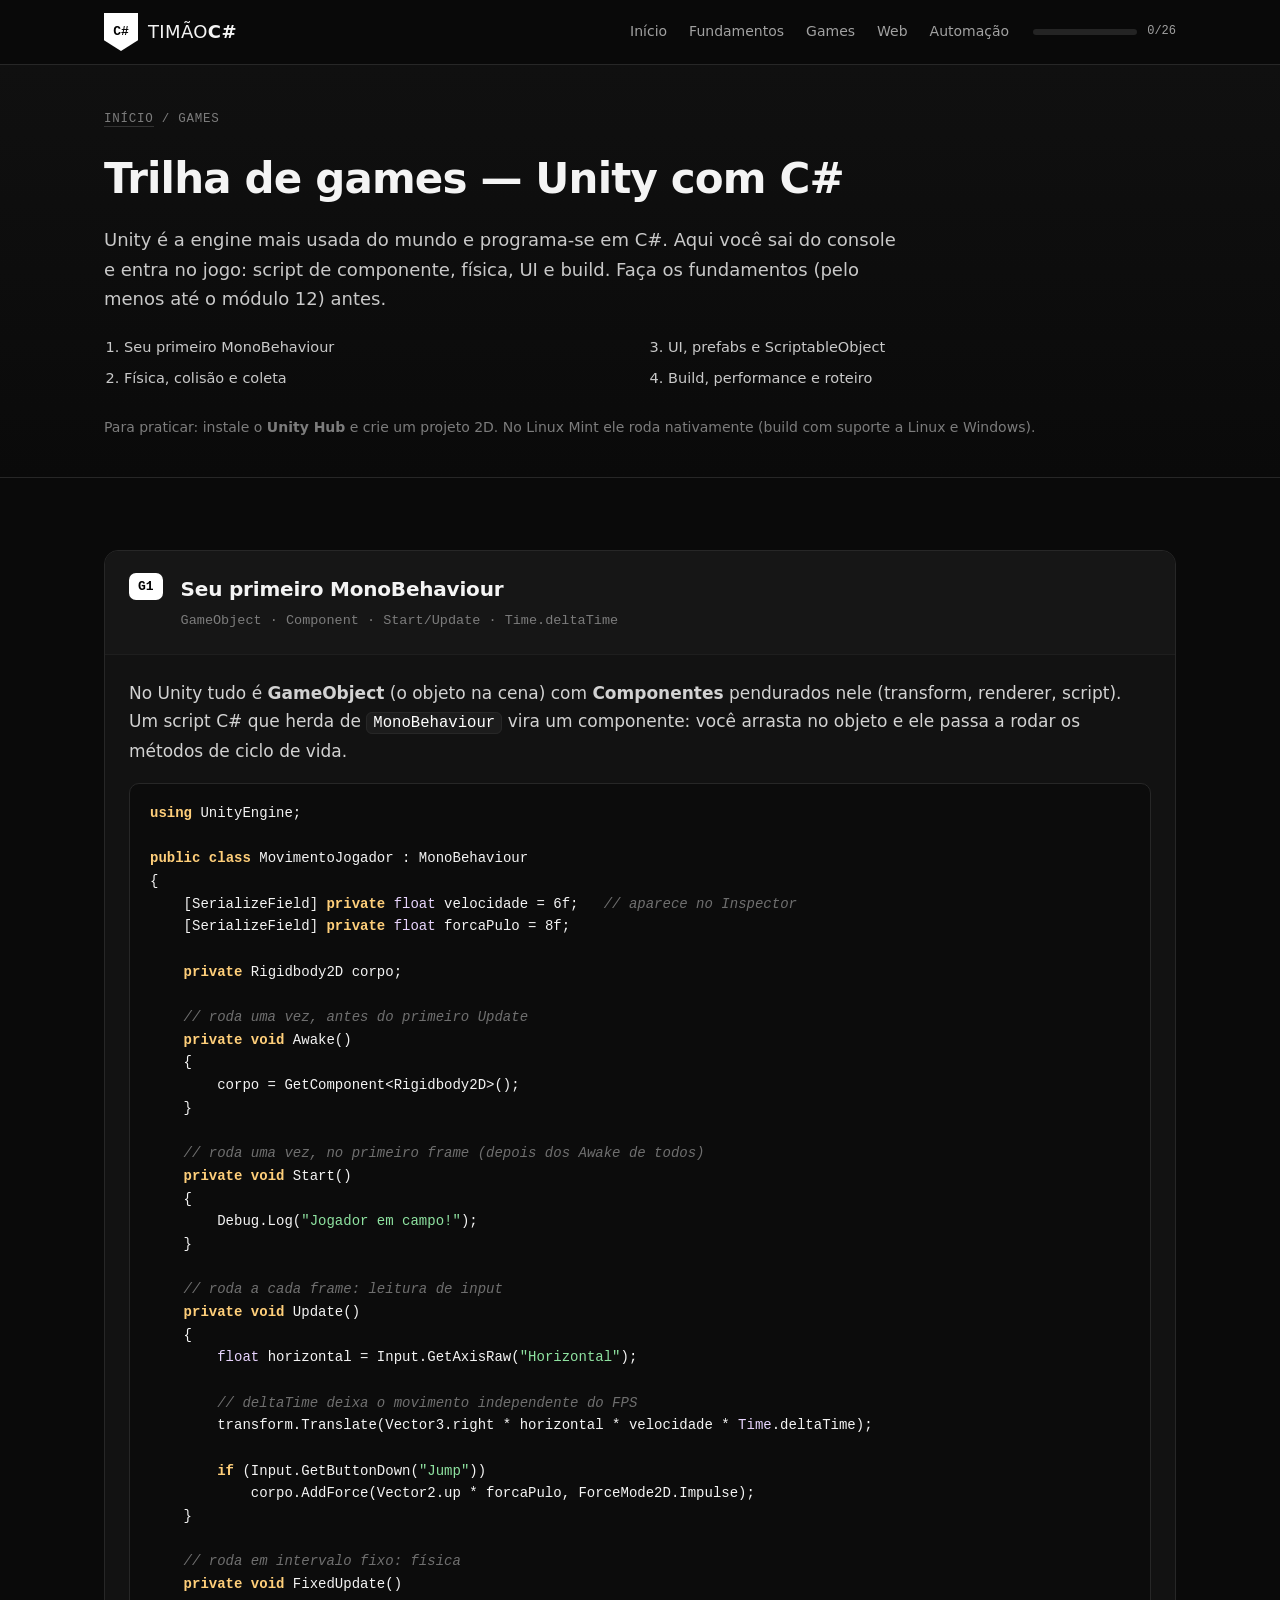
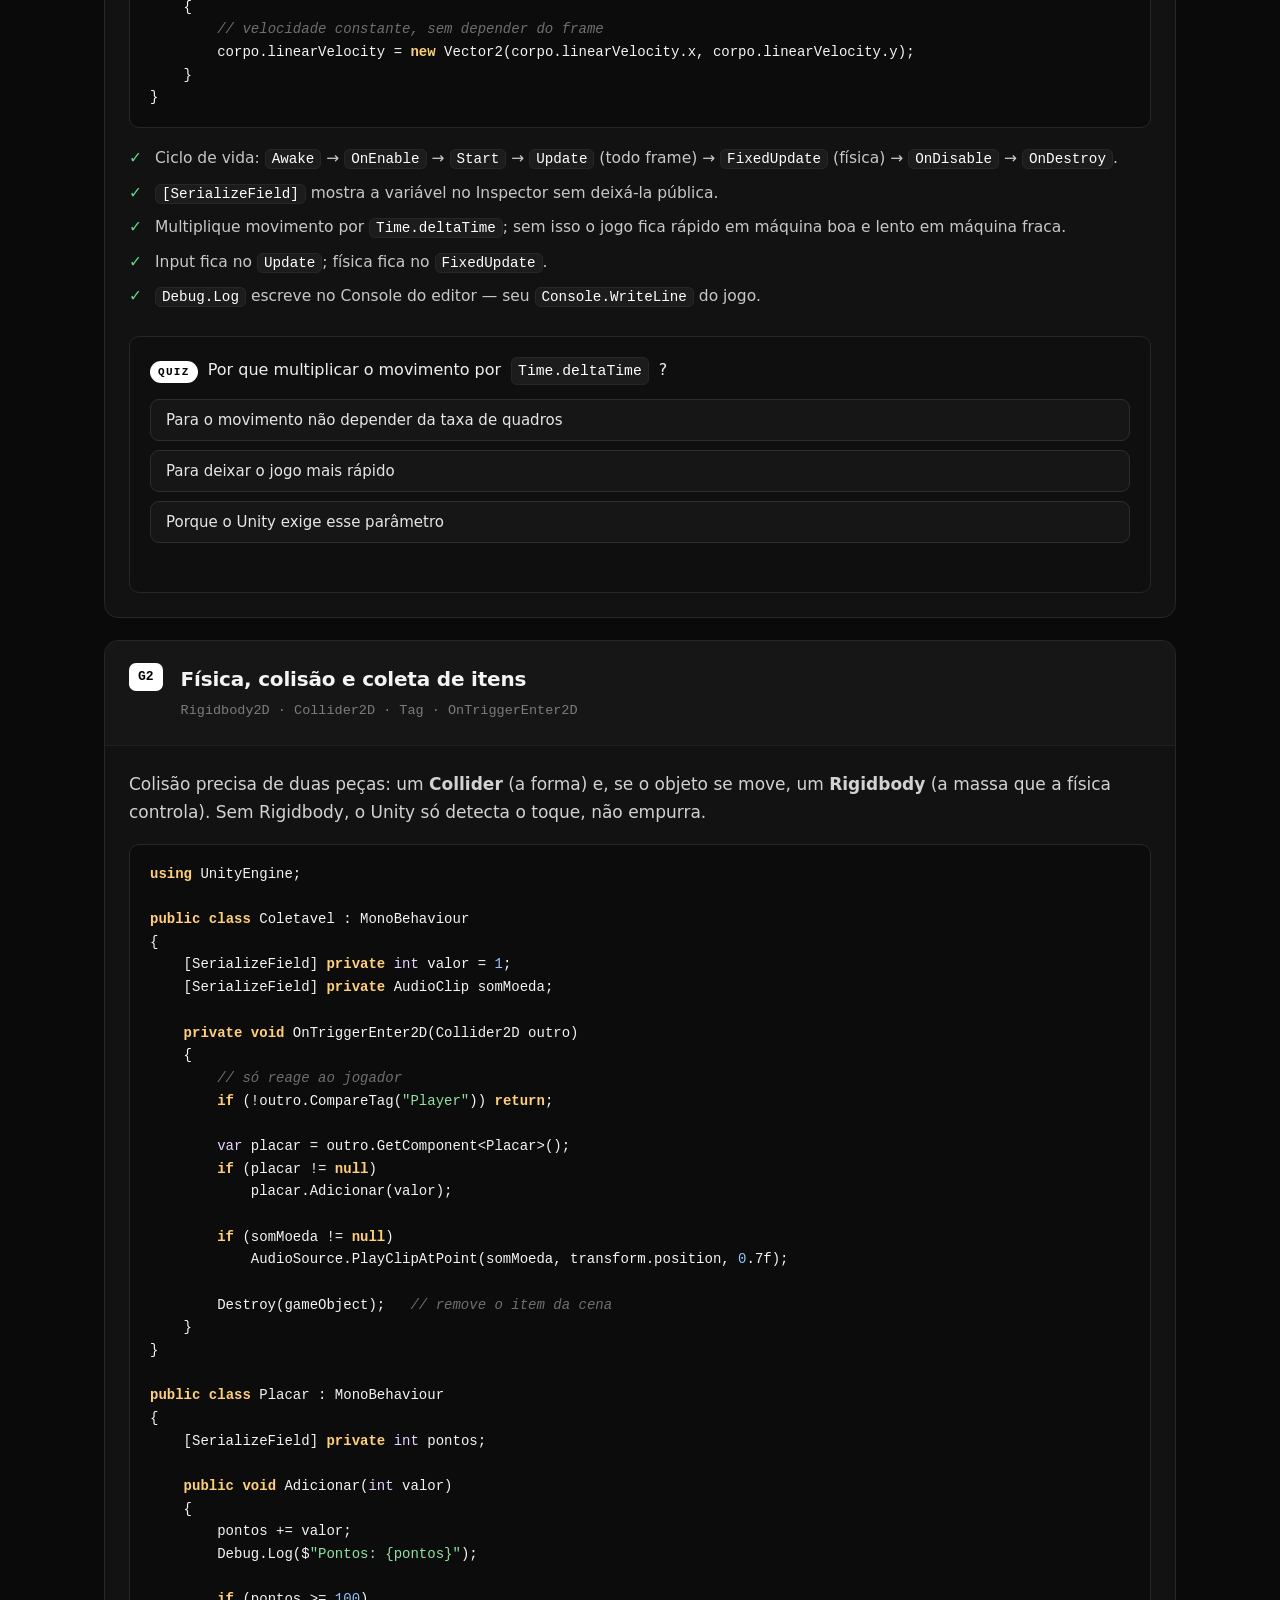
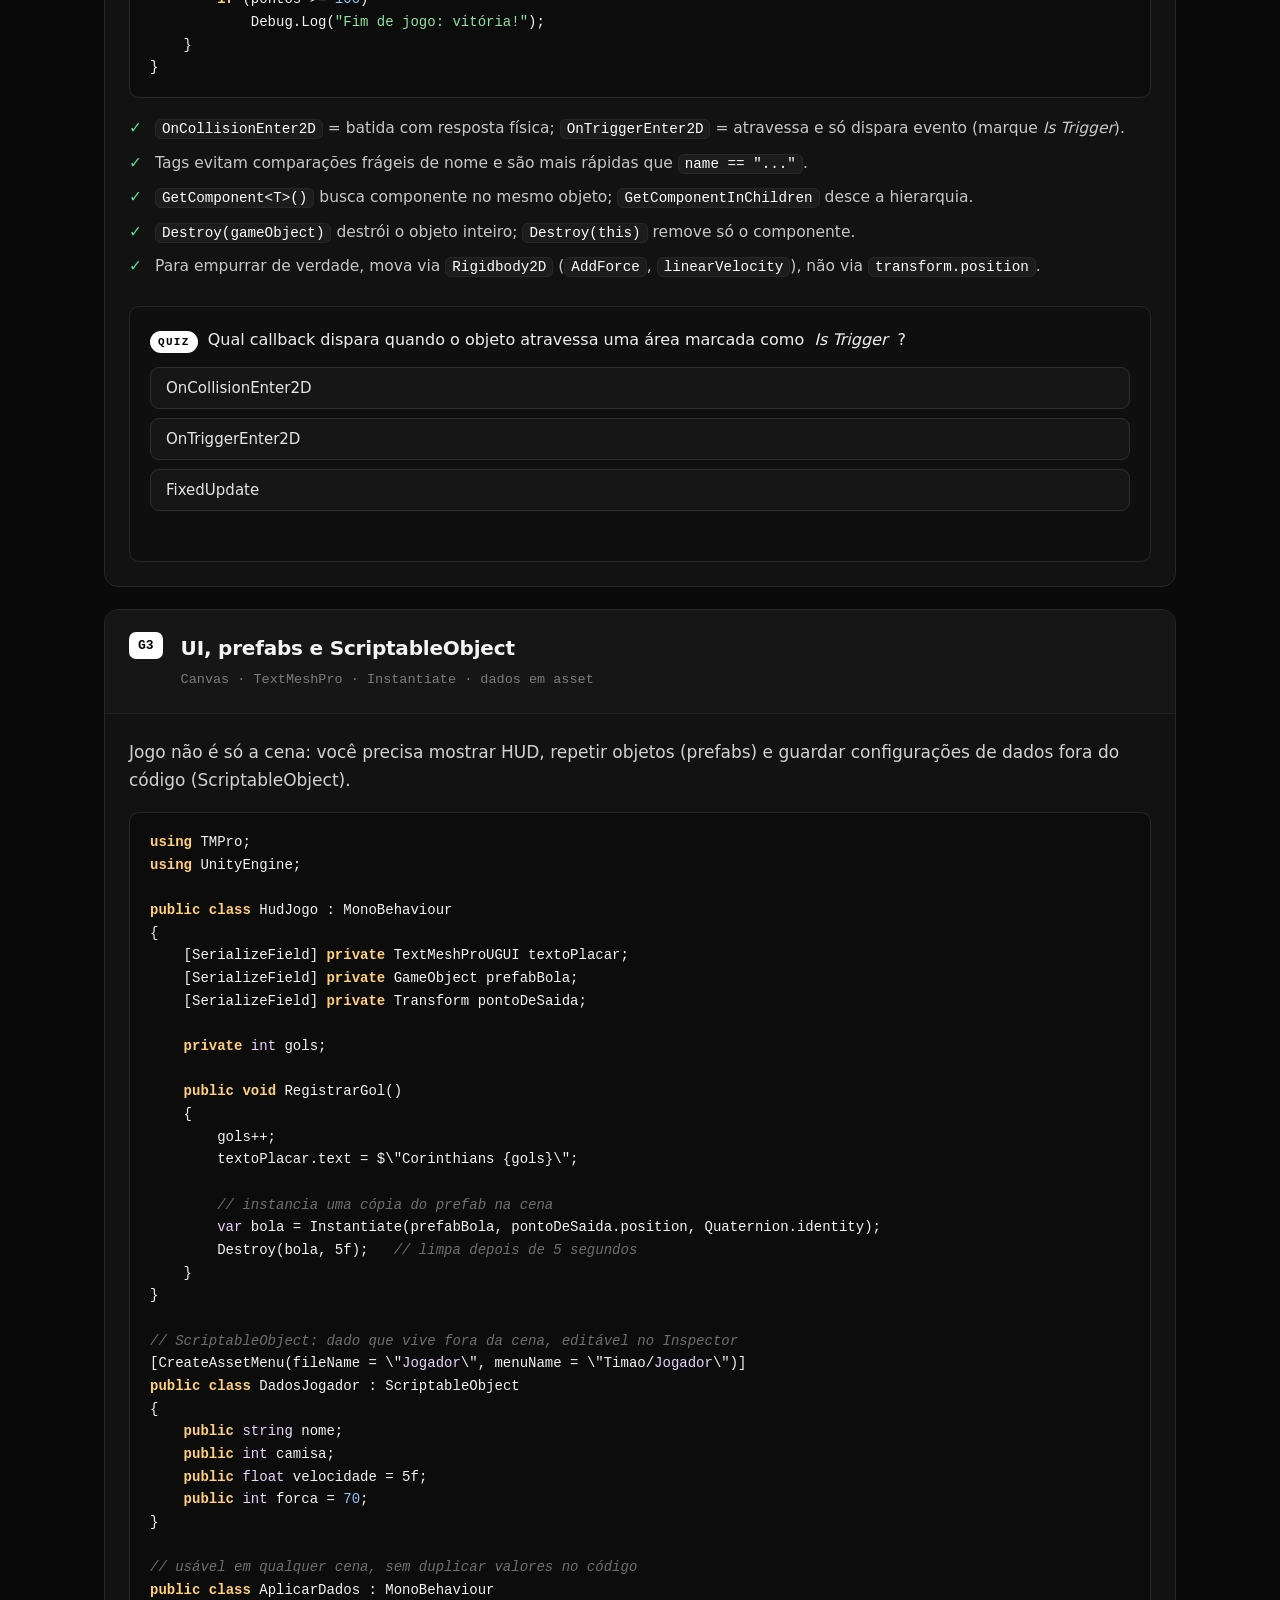
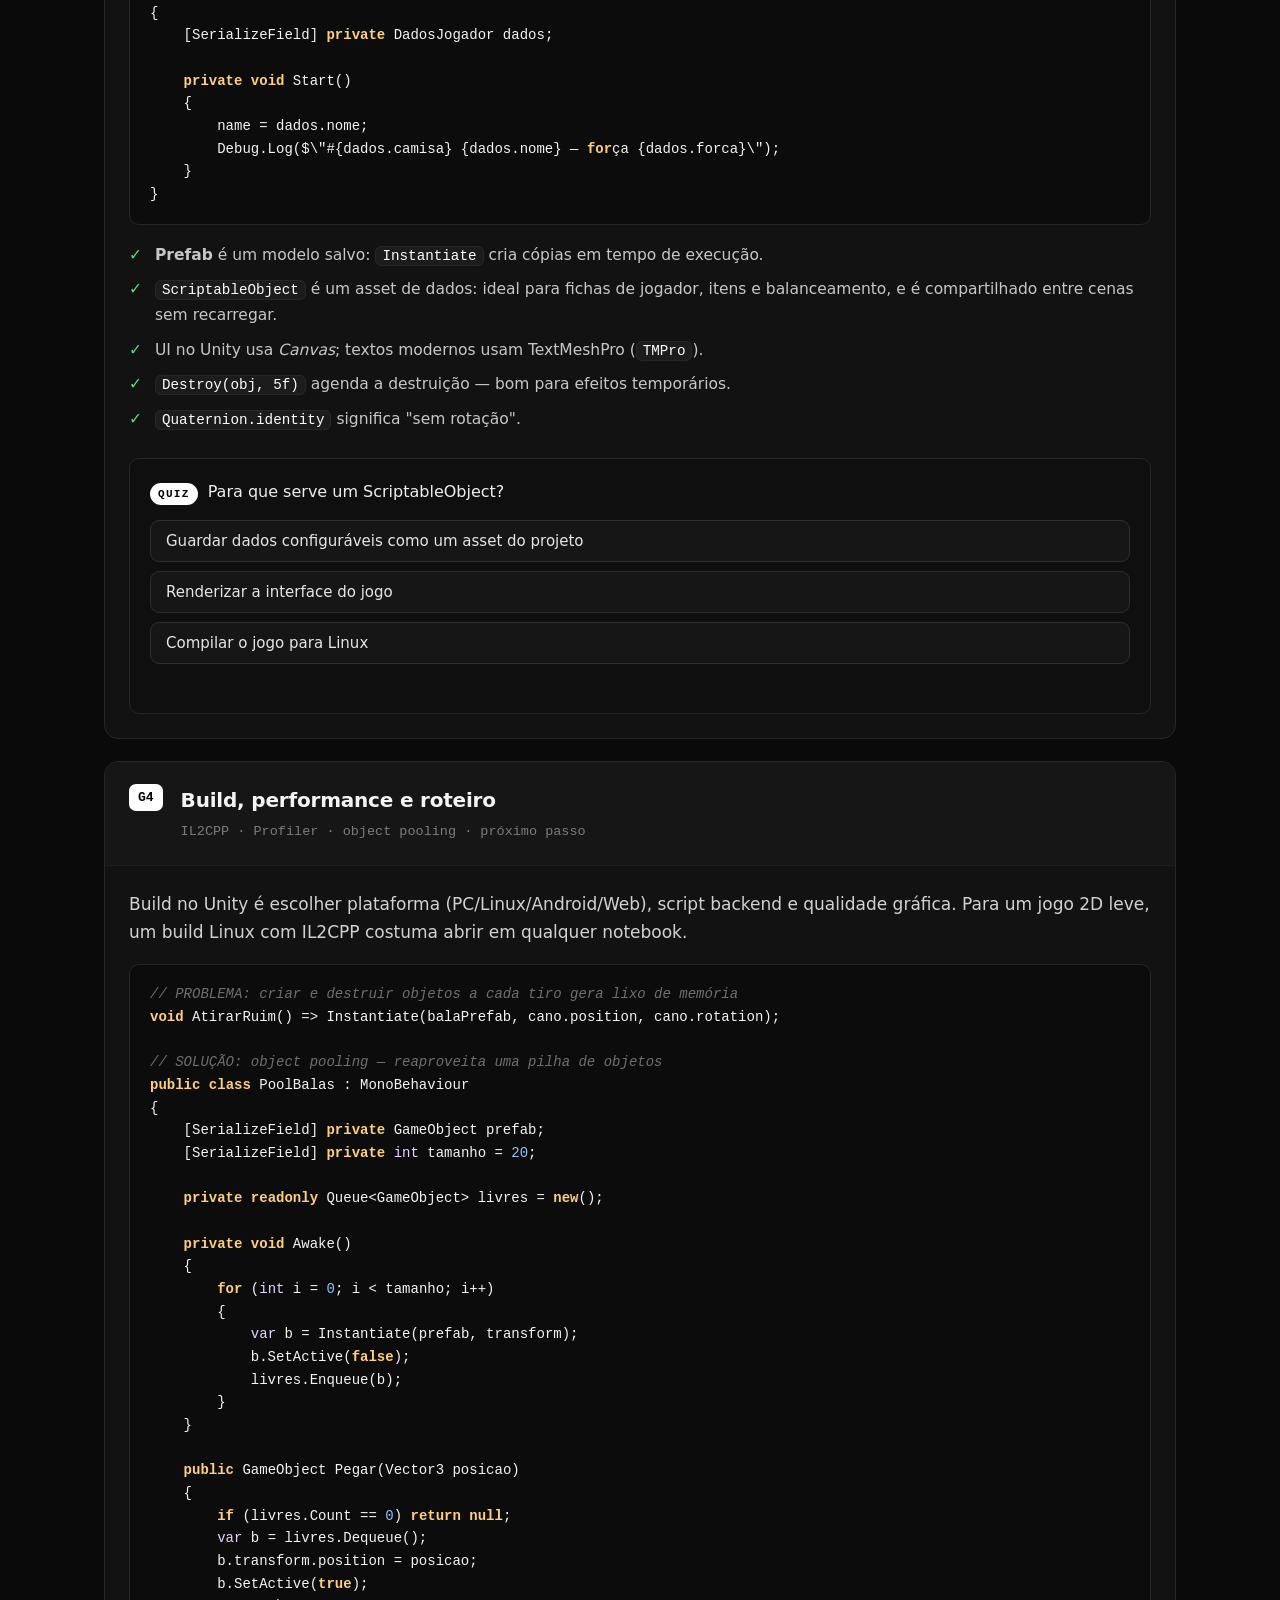
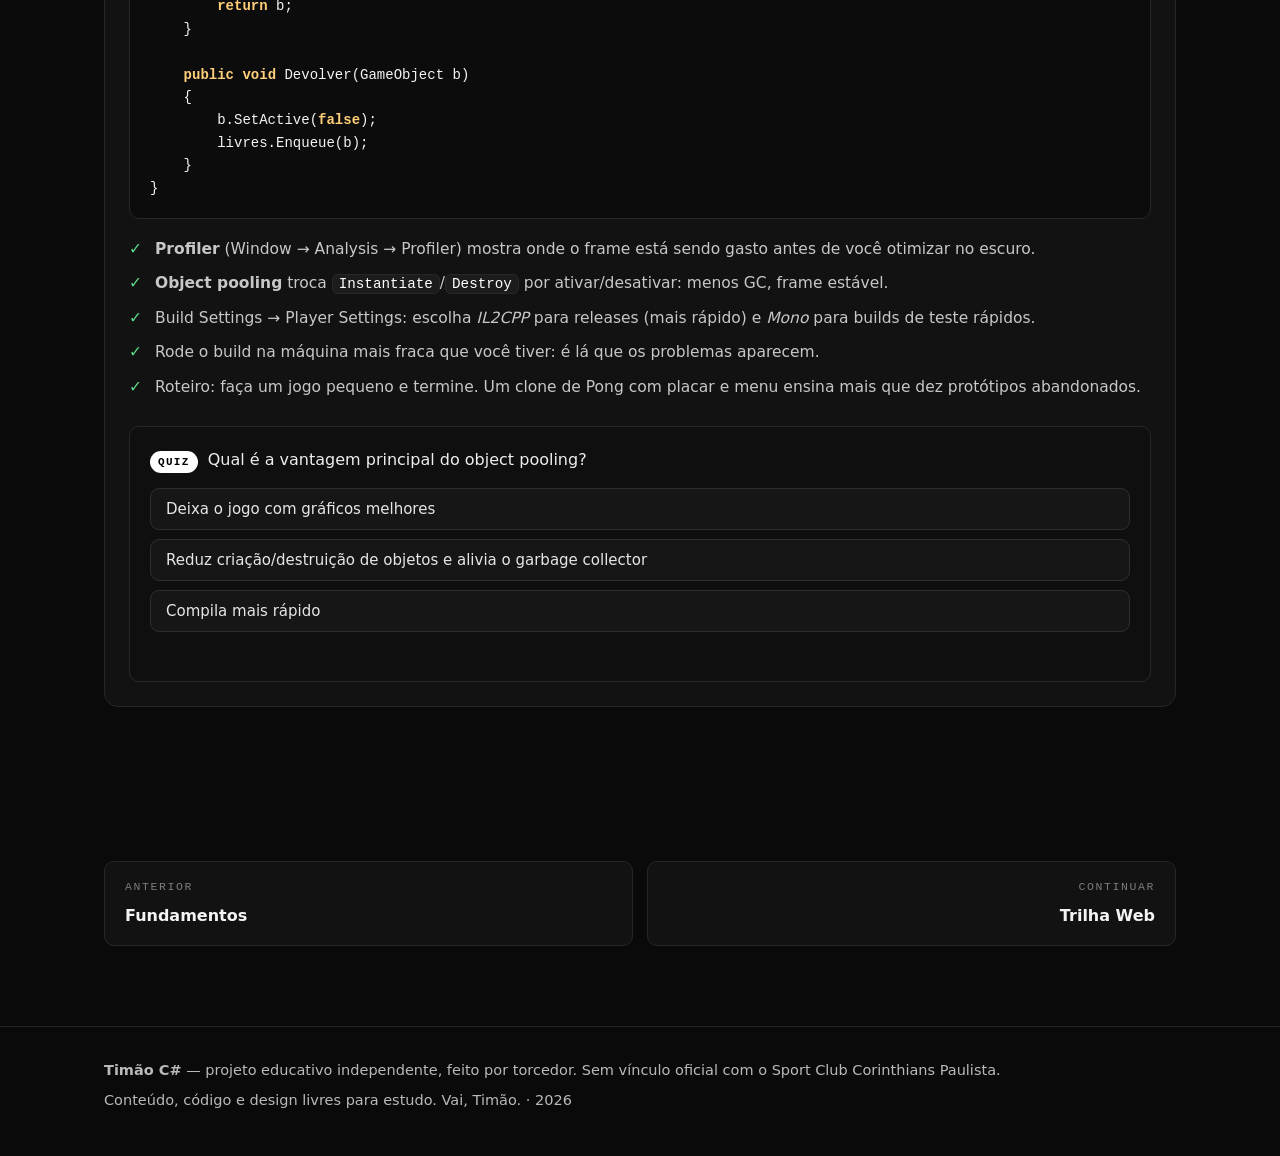
<file: games.html>
<!DOCTYPE html>
<html lang="pt-BR">
<head>
<meta charset="UTF-8">
<meta name="viewport" content="width=device-width, initial-scale=1">
<title>Trilha Games (Unity) — Timão C#</title>
<meta name="description" content="Trilha de games em C# com Unity: MonoBehaviour, física, UI, prefabs, ScriptableObject e build.">
<link rel="stylesheet" href="styles.css">
<link rel="icon" href="data:image/svg+xml,%3Csvg xmlns='http://www.w3.org/2000/svg' viewBox='0 0 32 32'%3E%3Crect width='32' height='32' rx='6' fill='%23000'/%3E%3Ctext x='16' y='22' font-family='monospace' font-size='14' fill='%23fff' text-anchor='middle'%3EC%23%3C/text%3E%3C/svg%3E">
</head>
<body>

<a class="skip" href="#g1">Pular para o conteúdo</a>

<header class="topbar">
  <div class="wrap topbar__in">
    <a class="brand" href="index.html">
      <span class="brand__crest" aria-hidden="true">C#</span>
      <span class="brand__txt">Timão<strong>C#</strong></span>
    </a>
    <nav class="nav" aria-label="Trilhas">
      <a href="index.html">Início</a>
      <a href="fundamentos.html">Fundamentos</a>
      <a href="games.html" aria-current="page">Games</a>
      <a href="web.html">Web</a>
      <a href="automacao.html">Automação</a>
    </nav>
    <div class="progress" title="Seu progresso no site inteiro">
      <div class="progress__bar"><span id="progress-fill" style="width:0%"></span></div>
      <span class="progress__label" id="progress-label">0/26</span>
    </div>
  </div>
</header>

<main>

  <section class="pagehead">
    <div class="wrap">
      <p class="crumb"><a href="index.html">Início</a> / Games</p>
      <h1>Trilha de games — Unity com C#</h1>
      <p class="lead lead--tight">
        Unity é a engine mais usada do mundo e programa-se em C#. Aqui você sai do console e entra no
        jogo: script de componente, física, UI e build. Faça os fundamentos (pelo menos até o módulo 12) antes.
      </p>
      <ol class="toc">
        <li><a href="#g1">Seu primeiro MonoBehaviour</a></li>
        <li><a href="#g2">Física, colisão e coleta</a></li>
        <li><a href="#g3">UI, prefabs e ScriptableObject</a></li>
        <li><a href="#g4">Build, performance e roteiro</a></li>
      </ol>
      <p class="note">Para praticar: instale o <strong>Unity Hub</strong> e crie um projeto 2D. No Linux Mint ele roda nativamente (build com suporte a Linux e Windows).</p>
    </div>
  </section>

  <section class="wrap section">

    <!-- G1 -->
    <article class="lesson" id="g1" data-lesson="g1">
      <header class="lesson__head">
        <span class="lesson__num">G1</span>
        <div>
          <h3>Seu primeiro MonoBehaviour</h3>
          <p class="lesson__meta">GameObject · Component · Start/Update · Time.deltaTime</p>
        </div>
      </header>
      <div class="lesson__body">
        <p>No Unity tudo é <strong>GameObject</strong> (o objeto na cena) com <strong>Componentes</strong> pendurados nele (transform, renderer, script). Um script C# que herda de <code>MonoBehaviour</code> vira um componente: você arrasta no objeto e ele passa a rodar os métodos de ciclo de vida.</p>
        <pre class="code"><code class="csharp">using UnityEngine;

public class MovimentoJogador : MonoBehaviour
{
    [SerializeField] private float velocidade = 6f;   // aparece no Inspector
    [SerializeField] private float forcaPulo = 8f;

    private Rigidbody2D corpo;

    // roda uma vez, antes do primeiro Update
    private void Awake()
    {
        corpo = GetComponent&lt;Rigidbody2D&gt;();
    }

    // roda uma vez, no primeiro frame (depois dos Awake de todos)
    private void Start()
    {
        Debug.Log("Jogador em campo!");
    }

    // roda a cada frame: leitura de input
    private void Update()
    {
        float horizontal = Input.GetAxisRaw("Horizontal");

        // deltaTime deixa o movimento independente do FPS
        transform.Translate(Vector3.right * horizontal * velocidade * Time.deltaTime);

        if (Input.GetButtonDown("Jump"))
            corpo.AddForce(Vector2.up * forcaPulo, ForceMode2D.Impulse);
    }

    // roda em intervalo fixo: física
    private void FixedUpdate()
    {
        // velocidade constante, sem depender do frame
        corpo.linearVelocity = new Vector2(corpo.linearVelocity.x, corpo.linearVelocity.y);
    }
}</code></pre>
        <ul class="checks">
          <li>Ciclo de vida: <code>Awake</code> → <code>OnEnable</code> → <code>Start</code> → <code>Update</code> (todo frame) → <code>FixedUpdate</code> (física) → <code>OnDisable</code> → <code>OnDestroy</code>.</li>
          <li><code>[SerializeField]</code> mostra a variável no Inspector sem deixá-la pública.</li>
          <li>Multiplique movimento por <code>Time.deltaTime</code>; sem isso o jogo fica rápido em máquina boa e lento em máquina fraca.</li>
          <li>Input fica no <code>Update</code>; física fica no <code>FixedUpdate</code>.</li>
          <li><code>Debug.Log</code> escreve no Console do editor — seu <code>Console.WriteLine</code> do jogo.</li>
        </ul>

        <div class="quiz" data-quiz="g1">
          <p class="quiz__q"><span class="quiz__tag">Quiz</span> Por que multiplicar o movimento por <code>Time.deltaTime</code>?</p>
          <div class="quiz__opts">
            <button class="opt" data-correct="true">Para o movimento não depender da taxa de quadros</button>
            <button class="opt" data-correct="false">Para deixar o jogo mais rápido</button>
            <button class="opt" data-correct="false">Porque o Unity exige esse parâmetro</button>
          </div>
          <p class="quiz__fb" aria-live="polite"></p>
        </div>
      </div>
    </article>

    <!-- G2 -->
    <article class="lesson" id="g2" data-lesson="g2">
      <header class="lesson__head">
        <span class="lesson__num">G2</span>
        <div>
          <h3>Física, colisão e coleta de itens</h3>
          <p class="lesson__meta">Rigidbody2D · Collider2D · Tag · OnTriggerEnter2D</p>
        </div>
      </header>
      <div class="lesson__body">
        <p>Colisão precisa de duas peças: um <strong>Collider</strong> (a forma) e, se o objeto se move, um <strong>Rigidbody</strong> (a massa que a física controla). Sem Rigidbody, o Unity só detecta o toque, não empurra.</p>
        <pre class="code"><code class="csharp">using UnityEngine;

public class Coletavel : MonoBehaviour
{
    [SerializeField] private int valor = 1;
    [SerializeField] private AudioClip somMoeda;

    private void OnTriggerEnter2D(Collider2D outro)
    {
        // só reage ao jogador
        if (!outro.CompareTag("Player")) return;

        var placar = outro.GetComponent&lt;Placar&gt;();
        if (placar != null)
            placar.Adicionar(valor);

        if (somMoeda != null)
            AudioSource.PlayClipAtPoint(somMoeda, transform.position, 0.7f);

        Destroy(gameObject);   // remove o item da cena
    }
}

public class Placar : MonoBehaviour
{
    [SerializeField] private int pontos;

    public void Adicionar(int valor)
    {
        pontos += valor;
        Debug.Log($"Pontos: {pontos}");

        if (pontos &gt;= 100)
            Debug.Log("Fim de jogo: vitória!");
    }
}</code></pre>
        <ul class="checks">
          <li><code>OnCollisionEnter2D</code> = batida com resposta física; <code>OnTriggerEnter2D</code> = atravessa e só dispara evento (marque <em>Is Trigger</em>).</li>
          <li>Tags evitam comparações frágeis de nome e são mais rápidas que <code>name == "..."</code>.</li>
          <li><code>GetComponent&lt;T&gt;()</code> busca componente no mesmo objeto; <code>GetComponentInChildren</code> desce a hierarquia.</li>
          <li><code>Destroy(gameObject)</code> destrói o objeto inteiro; <code>Destroy(this)</code> remove só o componente.</li>
          <li>Para empurrar de verdade, mova via <code>Rigidbody2D</code> (<code>AddForce</code>, <code>linearVelocity</code>), não via <code>transform.position</code>.</li>
        </ul>

        <div class="quiz" data-quiz="g2">
          <p class="quiz__q"><span class="quiz__tag">Quiz</span> Qual callback dispara quando o objeto atravessa uma área marcada como <em>Is Trigger</em>?</p>
          <div class="quiz__opts">
            <button class="opt" data-correct="false">OnCollisionEnter2D</button>
            <button class="opt" data-correct="true">OnTriggerEnter2D</button>
            <button class="opt" data-correct="false">FixedUpdate</button>
          </div>
          <p class="quiz__fb" aria-live="polite"></p>
        </div>
      </div>
    </article>

    <!-- G3 -->
    <article class="lesson" id="g3" data-lesson="g3">
      <header class="lesson__head">
        <span class="lesson__num">G3</span>
        <div>
          <h3>UI, prefabs e ScriptableObject</h3>
          <p class="lesson__meta">Canvas · TextMeshPro · Instantiate · dados em asset</p>
        </div>
      </header>
      <div class="lesson__body">
        <p>Jogo não é só a cena: você precisa mostrar HUD, repetir objetos (prefabs) e guardar configurações de dados fora do código (ScriptableObject).</p>
        <pre class="code"><code class="csharp">using TMPro;
using UnityEngine;

public class HudJogo : MonoBehaviour
{
    [SerializeField] private TextMeshProUGUI textoPlacar;
    [SerializeField] private GameObject prefabBola;
    [SerializeField] private Transform pontoDeSaida;

    private int gols;

    public void RegistrarGol()
    {
        gols++;
        textoPlacar.text = $\"Corinthians {gols}\";

        // instancia uma cópia do prefab na cena
        var bola = Instantiate(prefabBola, pontoDeSaida.position, Quaternion.identity);
        Destroy(bola, 5f);   // limpa depois de 5 segundos
    }
}

// ScriptableObject: dado que vive fora da cena, editável no Inspector
[CreateAssetMenu(fileName = \"Jogador\", menuName = \"Timao/Jogador\")]
public class DadosJogador : ScriptableObject
{
    public string nome;
    public int camisa;
    public float velocidade = 5f;
    public int forca = 70;
}

// usável em qualquer cena, sem duplicar valores no código
public class AplicarDados : MonoBehaviour
{
    [SerializeField] private DadosJogador dados;

    private void Start()
    {
        name = dados.nome;
        Debug.Log($\"#{dados.camisa} {dados.nome} — força {dados.forca}\");
    }
}</code></pre>
        <ul class="checks">
          <li><strong>Prefab</strong> é um modelo salvo: <code>Instantiate</code> cria cópias em tempo de execução.</li>
          <li><code>ScriptableObject</code> é um asset de dados: ideal para fichas de jogador, itens e balanceamento, e é compartilhado entre cenas sem recarregar.</li>
          <li>UI no Unity usa <em>Canvas</em>; textos modernos usam TextMeshPro (<code>TMPro</code>).</li>
          <li><code>Destroy(obj, 5f)</code> agenda a destruição — bom para efeitos temporários.</li>
          <li><code>Quaternion.identity</code> significa "sem rotação".</li>
        </ul>

        <div class="quiz" data-quiz="g3">
          <p class="quiz__q"><span class="quiz__tag">Quiz</span> Para que serve um ScriptableObject?</p>
          <div class="quiz__opts">
            <button class="opt" data-correct="true">Guardar dados configuráveis como um asset do projeto</button>
            <button class="opt" data-correct="false">Renderizar a interface do jogo</button>
            <button class="opt" data-correct="false">Compilar o jogo para Linux</button>
          </div>
          <p class="quiz__fb" aria-live="polite"></p>
        </div>
      </div>
    </article>

    <!-- G4 -->
    <article class="lesson" id="g4" data-lesson="g4">
      <header class="lesson__head">
        <span class="lesson__num">G4</span>
        <div>
          <h3>Build, performance e roteiro</h3>
          <p class="lesson__meta">IL2CPP · Profiler · object pooling · próximo passo</p>
        </div>
      </header>
      <div class="lesson__body">
        <p>Build no Unity é escolher plataforma (PC/Linux/Android/Web), script backend e qualidade gráfica. Para um jogo 2D leve, um build Linux com IL2CPP costuma abrir em qualquer notebook.</p>
        <pre class="code"><code class="csharp">// PROBLEMA: criar e destruir objetos a cada tiro gera lixo de memória
void AtirarRuim() =&gt; Instantiate(balaPrefab, cano.position, cano.rotation);

// SOLUÇÃO: object pooling — reaproveita uma pilha de objetos
public class PoolBalas : MonoBehaviour
{
    [SerializeField] private GameObject prefab;
    [SerializeField] private int tamanho = 20;

    private readonly Queue&lt;GameObject&gt; livres = new();

    private void Awake()
    {
        for (int i = 0; i &lt; tamanho; i++)
        {
            var b = Instantiate(prefab, transform);
            b.SetActive(false);
            livres.Enqueue(b);
        }
    }

    public GameObject Pegar(Vector3 posicao)
    {
        if (livres.Count == 0) return null;
        var b = livres.Dequeue();
        b.transform.position = posicao;
        b.SetActive(true);
        return b;
    }

    public void Devolver(GameObject b)
    {
        b.SetActive(false);
        livres.Enqueue(b);
    }
}</code></pre>
        <ul class="checks">
          <li><strong>Profiler</strong> (Window → Analysis → Profiler) mostra onde o frame está sendo gasto antes de você otimizar no escuro.</li>
          <li><strong>Object pooling</strong> troca <code>Instantiate</code>/<code>Destroy</code> por ativar/desativar: menos GC, frame estável.</li>
          <li>Build Settings → Player Settings: escolha <em>IL2CPP</em> para releases (mais rápido) e <em>Mono</em> para builds de teste rápidos.</li>
          <li>Rode o build na máquina mais fraca que você tiver: é lá que os problemas aparecem.</li>
          <li>Roteiro: faça um jogo pequeno e termine. Um clone de Pong com placar e menu ensina mais que dez protótipos abandonados.</li>
        </ul>

        <div class="quiz" data-quiz="g4">
          <p class="quiz__q"><span class="quiz__tag">Quiz</span> Qual é a vantagem principal do object pooling?</p>
          <div class="quiz__opts">
            <button class="opt" data-correct="false">Deixa o jogo com gráficos melhores</button>
            <button class="opt" data-correct="true">Reduz criação/destruição de objetos e alivia o garbage collector</button>
            <button class="opt" data-correct="false">Compila mais rápido</button>
          </div>
          <p class="quiz__fb" aria-live="polite"></p>
        </div>
      </div>
    </article>

  </section>

  <section class="wrap section">
    <div class="pager">
      <a class="pager__item" href="fundamentos.html"><span>Anterior</span><strong>Fundamentos</strong></a>
      <a class="pager__item pager__item--next" href="web.html"><span>Continuar</span><strong>Trilha Web</strong></a>
    </div>
  </section>

</main>

<footer class="foot">
  <div class="wrap foot__in">
    <p><strong>Timão C#</strong> — projeto educativo independente, feito por torcedor. Sem vínculo oficial com o Sport Club Corinthians Paulista.</p>
    <p class="foot__small">Conteúdo, código e design livres para estudo. Vai, Timão.</p>
  </div>
</footer>

<script src="app.js"></script>
</body>
</html>
</file>
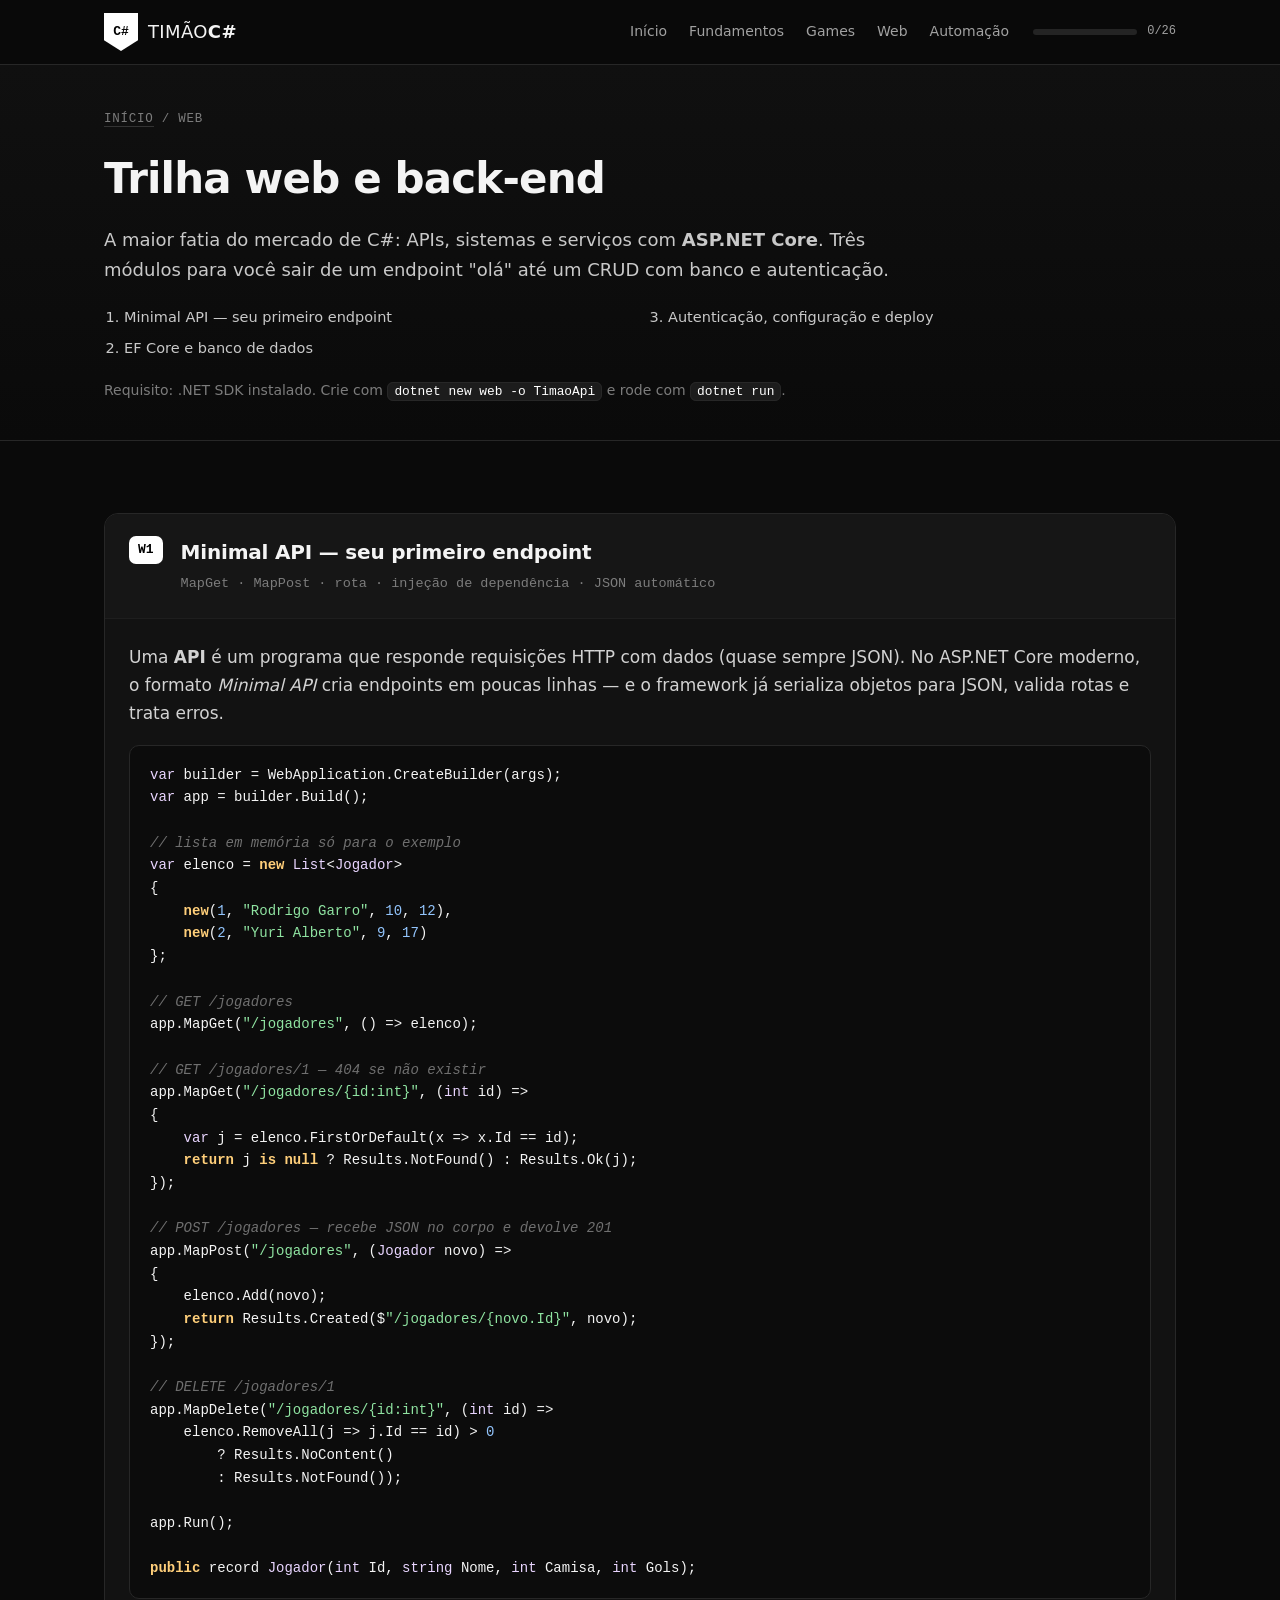
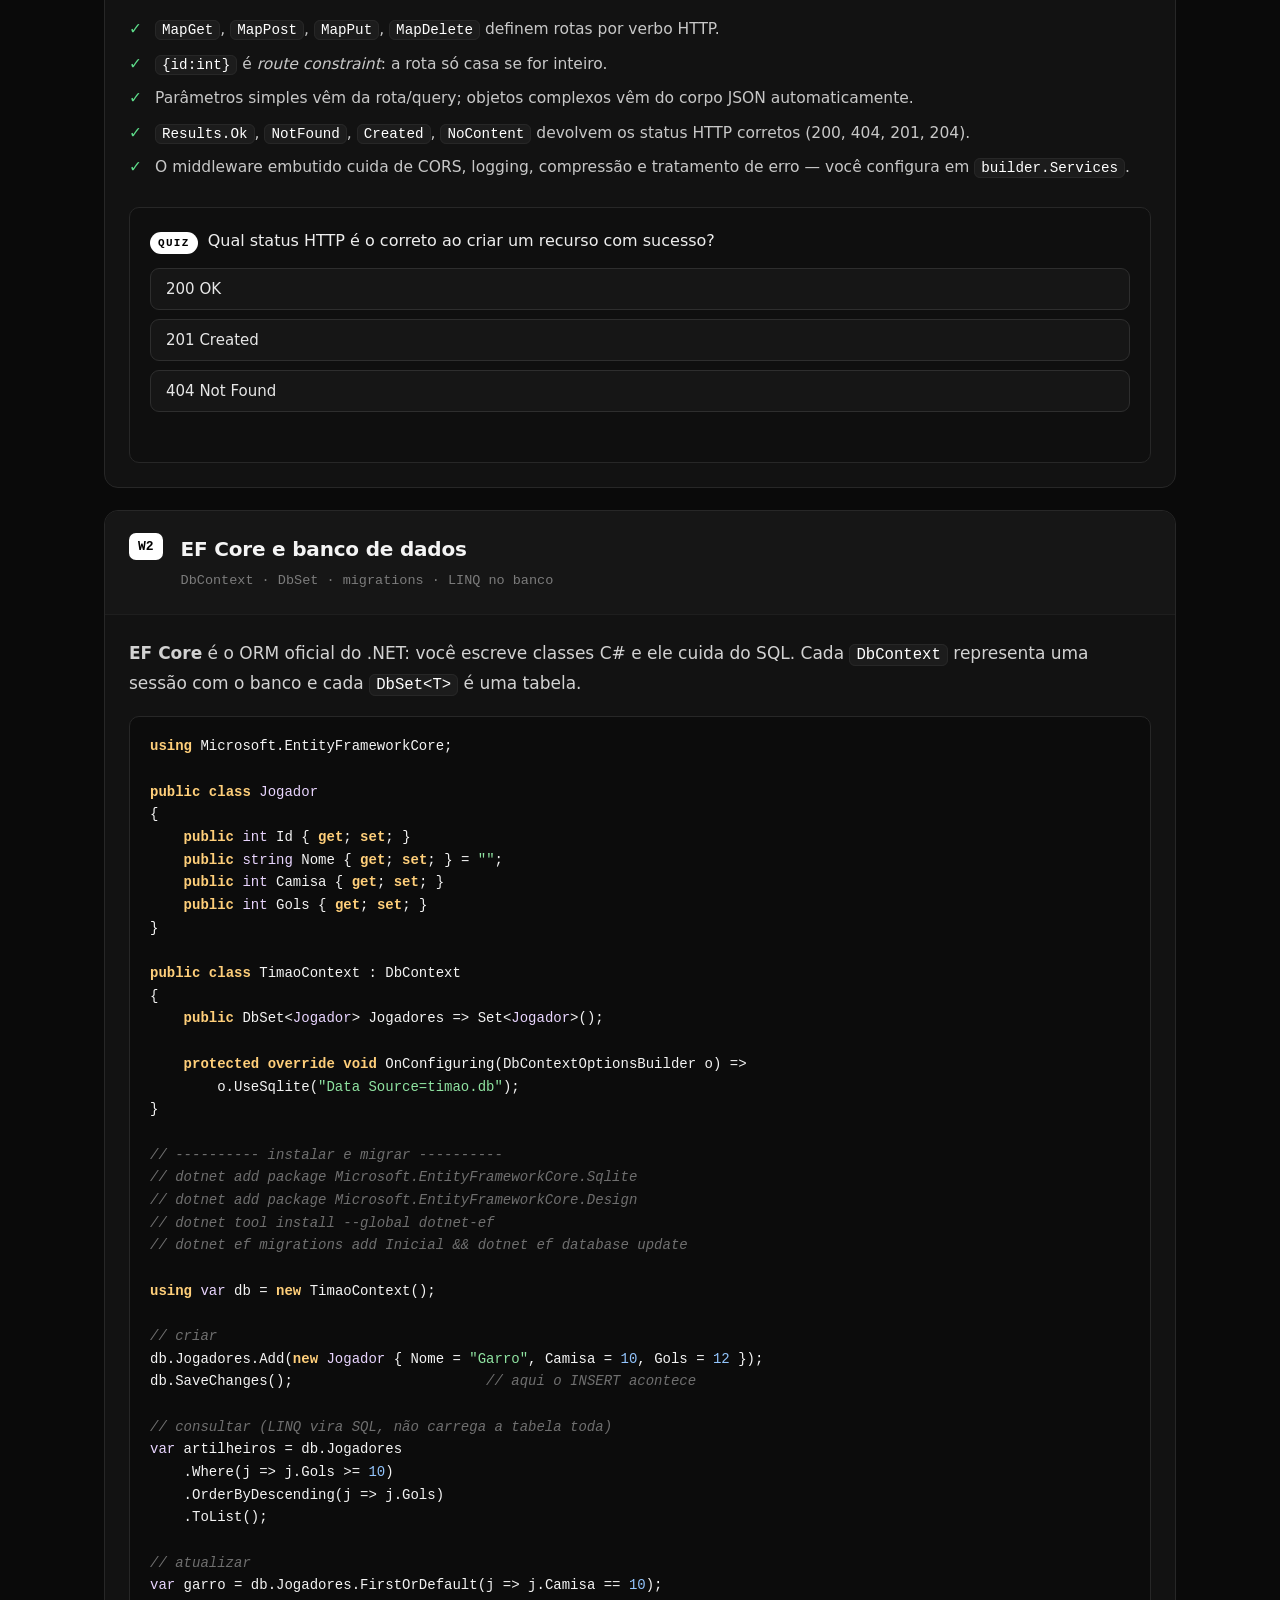
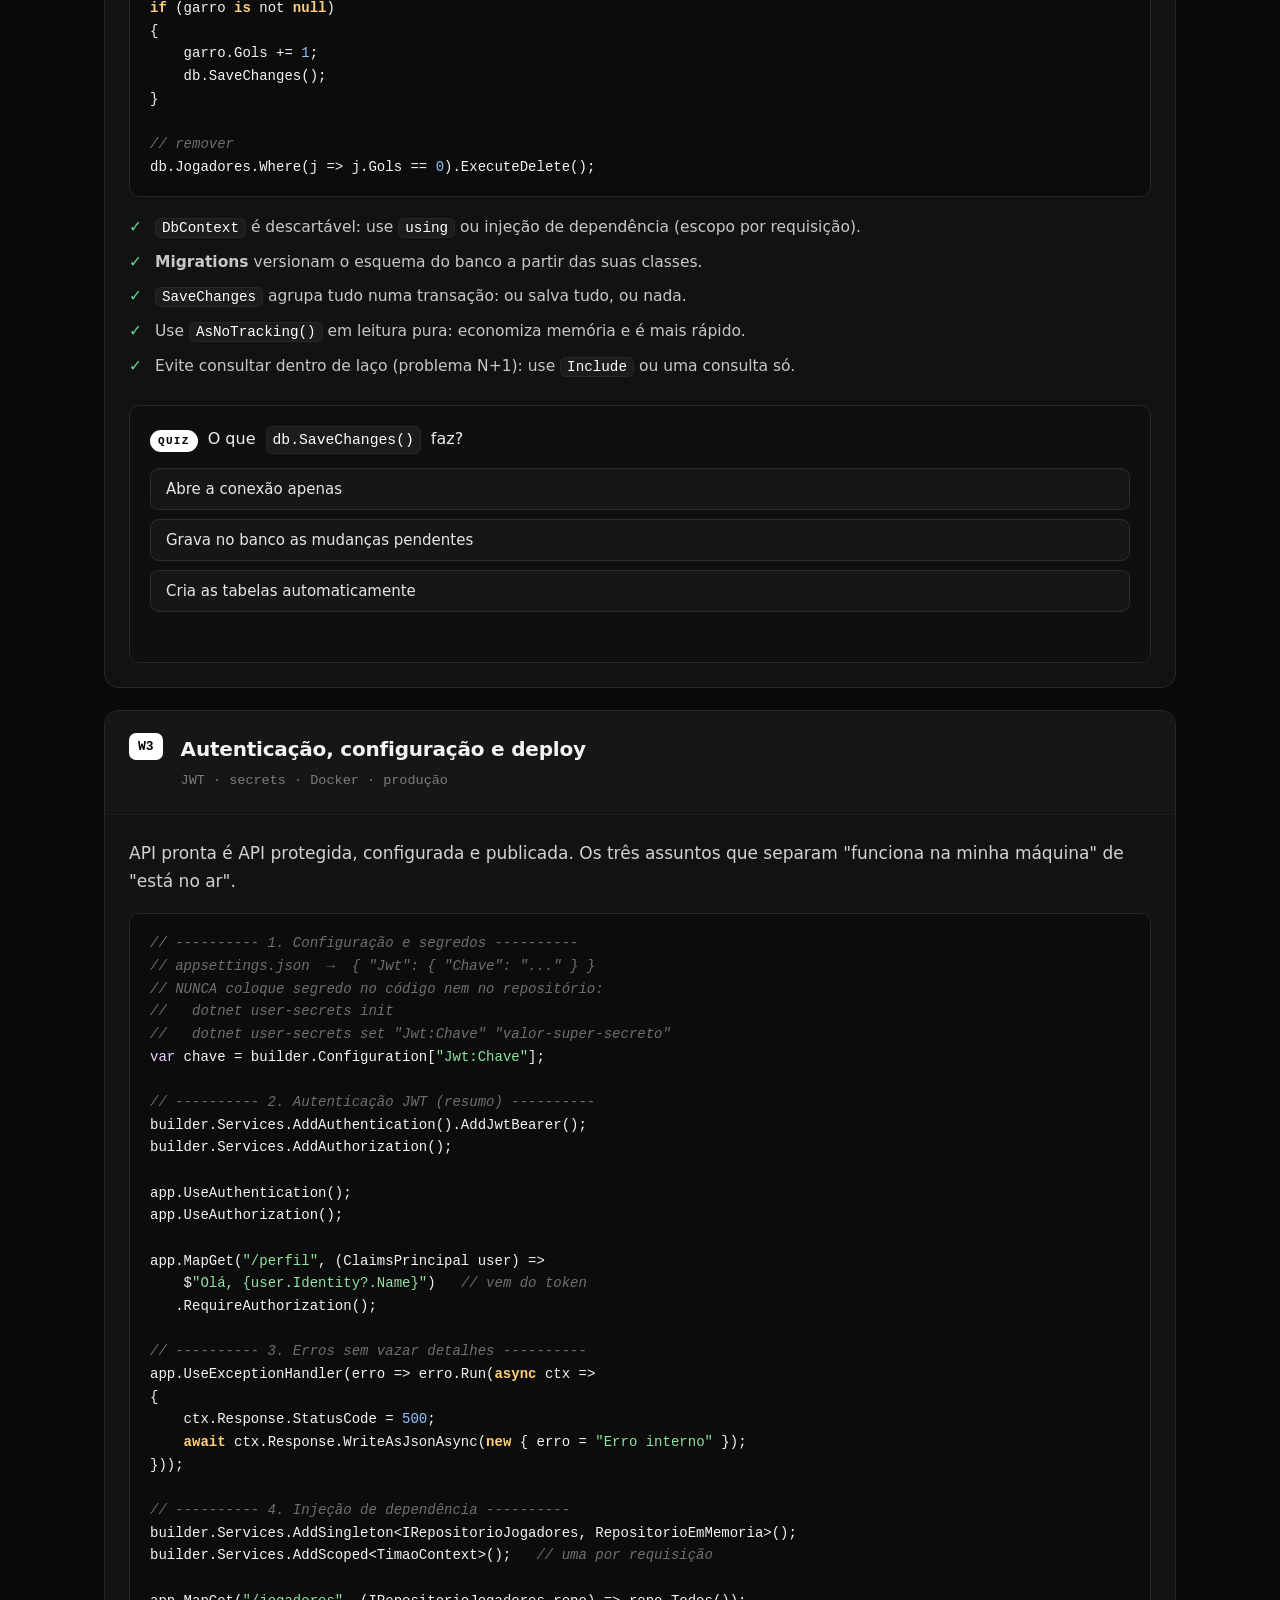
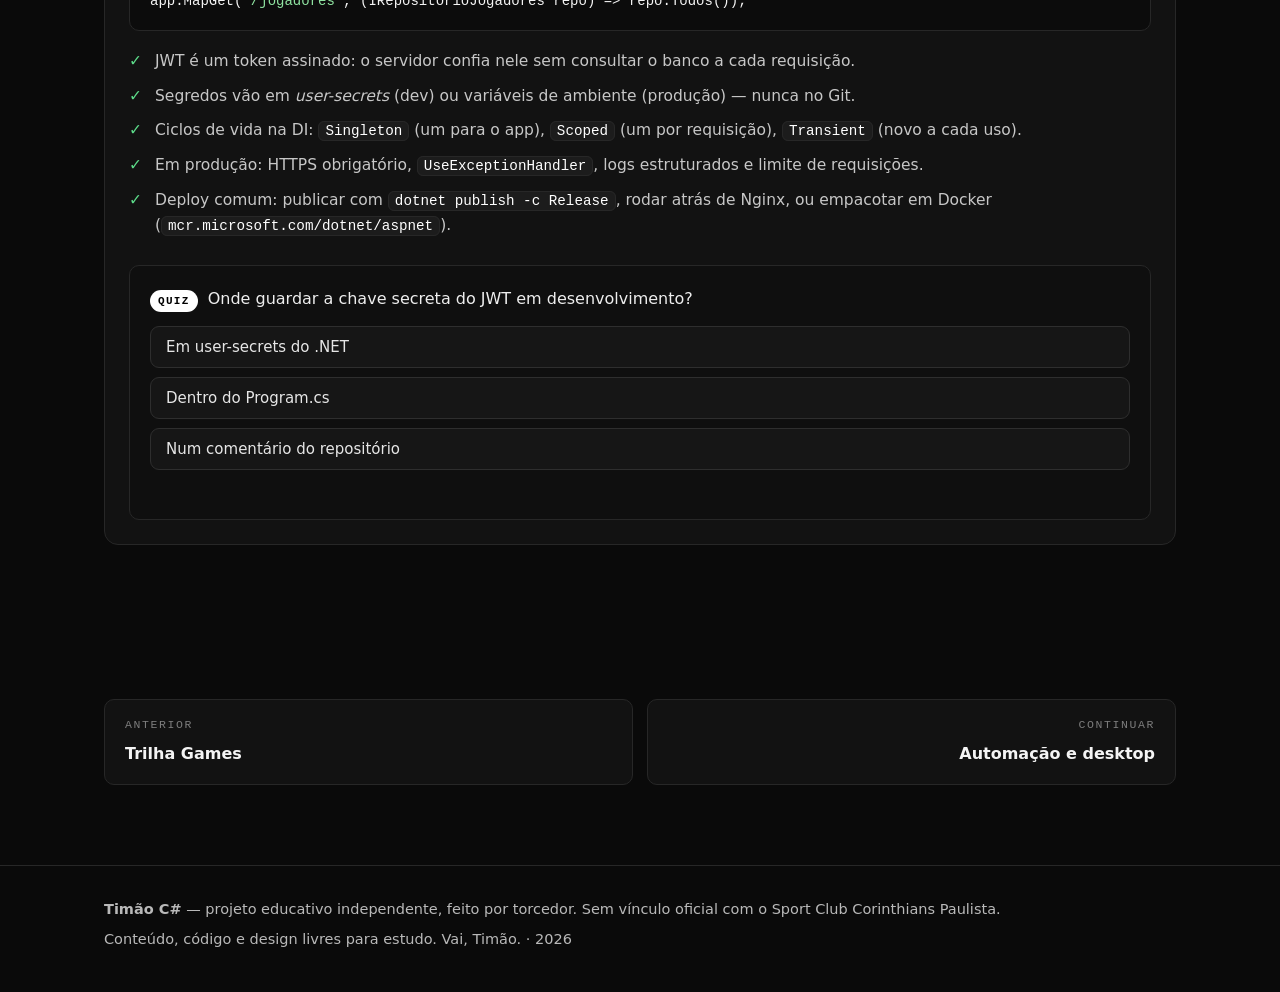
<file: web.html>
<!DOCTYPE html>
<html lang="pt-BR">
<head>
<meta charset="UTF-8">
<meta name="viewport" content="width=device-width, initial-scale=1">
<title>Trilha Web e Back-end — Timão C#</title>
<meta name="description" content="Trilha web com C#: Minimal API no ASP.NET Core, EF Core com SQLite, autenticação e deploy.">
<link rel="stylesheet" href="styles.css">
<link rel="icon" href="data:image/svg+xml,%3Csvg xmlns='http://www.w3.org/2000/svg' viewBox='0 0 32 32'%3E%3Crect width='32' height='32' rx='6' fill='%23000'/%3E%3Ctext x='16' y='22' font-family='monospace' font-size='14' fill='%23fff' text-anchor='middle'%3EC%23%3C/text%3E%3C/svg%3E">
</head>
<body>

<a class="skip" href="#w1">Pular para o conteúdo</a>

<header class="topbar">
  <div class="wrap topbar__in">
    <a class="brand" href="index.html">
      <span class="brand__crest" aria-hidden="true">C#</span>
      <span class="brand__txt">Timão<strong>C#</strong></span>
    </a>
    <nav class="nav" aria-label="Trilhas">
      <a href="index.html">Início</a>
      <a href="fundamentos.html">Fundamentos</a>
      <a href="games.html">Games</a>
      <a href="web.html" aria-current="page">Web</a>
      <a href="automacao.html">Automação</a>
    </nav>
    <div class="progress" title="Seu progresso no site inteiro">
      <div class="progress__bar"><span id="progress-fill" style="width:0%"></span></div>
      <span class="progress__label" id="progress-label">0/26</span>
    </div>
  </div>
</header>

<main>

  <section class="pagehead">
    <div class="wrap">
      <p class="crumb"><a href="index.html">Início</a> / Web</p>
      <h1>Trilha web e back-end</h1>
      <p class="lead lead--tight">
        A maior fatia do mercado de C#: APIs, sistemas e serviços com <strong>ASP.NET Core</strong>.
        Três módulos para você sair de um endpoint "olá" até um CRUD com banco e autenticação.
      </p>
      <ol class="toc">
        <li><a href="#w1">Minimal API — seu primeiro endpoint</a></li>
        <li><a href="#w2">EF Core e banco de dados</a></li>
        <li><a href="#w3">Autenticação, configuração e deploy</a></li>
      </ol>
      <p class="note">Requisito: .NET SDK instalado. Crie com <code>dotnet new web -o TimaoApi</code> e rode com <code>dotnet run</code>.</p>
    </div>
  </section>

  <section class="wrap section">

    <!-- W1 -->
    <article class="lesson" id="w1" data-lesson="w1">
      <header class="lesson__head">
        <span class="lesson__num">W1</span>
        <div>
          <h3>Minimal API — seu primeiro endpoint</h3>
          <p class="lesson__meta">MapGet · MapPost · rota · injeção de dependência · JSON automático</p>
        </div>
      </header>
      <div class="lesson__body">
        <p>Uma <strong>API</strong> é um programa que responde requisições HTTP com dados (quase sempre JSON). No ASP.NET Core moderno, o formato <em>Minimal API</em> cria endpoints em poucas linhas — e o framework já serializa objetos para JSON, valida rotas e trata erros.</p>
        <pre class="code"><code class="csharp">var builder = WebApplication.CreateBuilder(args);
var app = builder.Build();

// lista em memória só para o exemplo
var elenco = new List&lt;Jogador&gt;
{
    new(1, "Rodrigo Garro", 10, 12),
    new(2, "Yuri Alberto", 9, 17)
};

// GET /jogadores
app.MapGet("/jogadores", () =&gt; elenco);

// GET /jogadores/1 — 404 se não existir
app.MapGet("/jogadores/{id:int}", (int id) =&gt;
{
    var j = elenco.FirstOrDefault(x =&gt; x.Id == id);
    return j is null ? Results.NotFound() : Results.Ok(j);
});

// POST /jogadores — recebe JSON no corpo e devolve 201
app.MapPost("/jogadores", (Jogador novo) =&gt;
{
    elenco.Add(novo);
    return Results.Created($"/jogadores/{novo.Id}", novo);
});

// DELETE /jogadores/1
app.MapDelete("/jogadores/{id:int}", (int id) =&gt;
    elenco.RemoveAll(j =&gt; j.Id == id) &gt; 0
        ? Results.NoContent()
        : Results.NotFound());

app.Run();

public record Jogador(int Id, string Nome, int Camisa, int Gols);</code></pre>
        <ul class="checks">
          <li><code>MapGet</code>, <code>MapPost</code>, <code>MapPut</code>, <code>MapDelete</code> definem rotas por verbo HTTP.</li>
          <li><code>{id:int}</code> é <em>route constraint</em>: a rota só casa se for inteiro.</li>
          <li>Parâmetros simples vêm da rota/query; objetos complexos vêm do corpo JSON automaticamente.</li>
          <li><code>Results.Ok</code>, <code>NotFound</code>, <code>Created</code>, <code>NoContent</code> devolvem os status HTTP corretos (200, 404, 201, 204).</li>
          <li>O middleware embutido cuida de CORS, logging, compressão e tratamento de erro — você configura em <code>builder.Services</code>.</li>
        </ul>

        <div class="quiz" data-quiz="w1">
          <p class="quiz__q"><span class="quiz__tag">Quiz</span> Qual status HTTP é o correto ao criar um recurso com sucesso?</p>
          <div class="quiz__opts">
            <button class="opt" data-correct="false">200 OK</button>
            <button class="opt" data-correct="true">201 Created</button>
            <button class="opt" data-correct="false">404 Not Found</button>
          </div>
          <p class="quiz__fb" aria-live="polite"></p>
        </div>
      </div>
    </article>

    <!-- W2 -->
    <article class="lesson" id="w2" data-lesson="w2">
      <header class="lesson__head">
        <span class="lesson__num">W2</span>
        <div>
          <h3>EF Core e banco de dados</h3>
          <p class="lesson__meta">DbContext · DbSet · migrations · LINQ no banco</p>
        </div>
      </header>
      <div class="lesson__body">
        <p><strong>EF Core</strong> é o ORM oficial do .NET: você escreve classes C# e ele cuida do SQL. Cada <code>DbContext</code> representa uma sessão com o banco e cada <code>DbSet&lt;T&gt;</code> é uma tabela.</p>
        <pre class="code"><code class="csharp">using Microsoft.EntityFrameworkCore;

public class Jogador
{
    public int Id { get; set; }
    public string Nome { get; set; } = "";
    public int Camisa { get; set; }
    public int Gols { get; set; }
}

public class TimaoContext : DbContext
{
    public DbSet&lt;Jogador&gt; Jogadores =&gt; Set&lt;Jogador&gt;();

    protected override void OnConfiguring(DbContextOptionsBuilder o) =&gt;
        o.UseSqlite("Data Source=timao.db");
}

// ---------- instalar e migrar ----------
// dotnet add package Microsoft.EntityFrameworkCore.Sqlite
// dotnet add package Microsoft.EntityFrameworkCore.Design
// dotnet tool install --global dotnet-ef
// dotnet ef migrations add Inicial && dotnet ef database update

using var db = new TimaoContext();

// criar
db.Jogadores.Add(new Jogador { Nome = "Garro", Camisa = 10, Gols = 12 });
db.SaveChanges();                       // aqui o INSERT acontece

// consultar (LINQ vira SQL, não carrega a tabela toda)
var artilheiros = db.Jogadores
    .Where(j =&gt; j.Gols &gt;= 10)
    .OrderByDescending(j =&gt; j.Gols)
    .ToList();

// atualizar
var garro = db.Jogadores.FirstOrDefault(j =&gt; j.Camisa == 10);
if (garro is not null)
{
    garro.Gols += 1;
    db.SaveChanges();
}

// remover
db.Jogadores.Where(j =&gt; j.Gols == 0).ExecuteDelete();</code></pre>
        <ul class="checks">
          <li><code>DbContext</code> é descartável: use <code>using</code> ou injeção de dependência (escopo por requisição).</li>
          <li><strong>Migrations</strong> versionam o esquema do banco a partir das suas classes.</li>
          <li><code>SaveChanges</code> agrupa tudo numa transação: ou salva tudo, ou nada.</li>
          <li>Use <code>AsNoTracking()</code> em leitura pura: economiza memória e é mais rápido.</li>
          <li>Evite consultar dentro de laço (problema N+1): use <code>Include</code> ou uma consulta só.</li>
        </ul>

        <div class="quiz" data-quiz="w2">
          <p class="quiz__q"><span class="quiz__tag">Quiz</span> O que <code>db.SaveChanges()</code> faz?</p>
          <div class="quiz__opts">
            <button class="opt" data-correct="false">Abre a conexão apenas</button>
            <button class="opt" data-correct="true">Grava no banco as mudanças pendentes</button>
            <button class="opt" data-correct="false">Cria as tabelas automaticamente</button>
          </div>
          <p class="quiz__fb" aria-live="polite"></p>
        </div>
      </div>
    </article>

    <!-- W3 -->
    <article class="lesson" id="w3" data-lesson="w3">
      <header class="lesson__head">
        <span class="lesson__num">W3</span>
        <div>
          <h3>Autenticação, configuração e deploy</h3>
          <p class="lesson__meta">JWT · secrets · Docker · produção</p>
        </div>
      </header>
      <div class="lesson__body">
        <p>API pronta é API protegida, configurada e publicada. Os três assuntos que separam "funciona na minha máquina" de "está no ar".</p>
        <pre class="code"><code class="csharp">// ---------- 1. Configuração e segredos ----------
// appsettings.json  →  { "Jwt": { "Chave": "..." } }
// NUNCA coloque segredo no código nem no repositório:
//   dotnet user-secrets init
//   dotnet user-secrets set "Jwt:Chave" "valor-super-secreto"
var chave = builder.Configuration["Jwt:Chave"];

// ---------- 2. Autenticação JWT (resumo) ----------
builder.Services.AddAuthentication().AddJwtBearer();
builder.Services.AddAuthorization();

app.UseAuthentication();
app.UseAuthorization();

app.MapGet("/perfil", (ClaimsPrincipal user) =&gt;
    $"Olá, {user.Identity?.Name}")   // vem do token
   .RequireAuthorization();

// ---------- 3. Erros sem vazar detalhes ----------
app.UseExceptionHandler(erro =&gt; erro.Run(async ctx =&gt;
{
    ctx.Response.StatusCode = 500;
    await ctx.Response.WriteAsJsonAsync(new { erro = "Erro interno" });
}));

// ---------- 4. Injeção de dependência ----------
builder.Services.AddSingleton&lt;IRepositorioJogadores, RepositorioEmMemoria&gt;();
builder.Services.AddScoped&lt;TimaoContext&gt;();   // uma por requisição

app.MapGet("/jogadores", (IRepositorioJogadores repo) =&gt; repo.Todos());</code></pre>
        <ul class="checks">
          <li>JWT é um token assinado: o servidor confia nele sem consultar o banco a cada requisição.</li>
            <li>Segredos vão em <em>user-secrets</em> (dev) ou variáveis de ambiente (produção) — nunca no Git.</li>
          <li>Ciclos de vida na DI: <code>Singleton</code> (um para o app), <code>Scoped</code> (um por requisição), <code>Transient</code> (novo a cada uso).</li>
          <li>Em produção: HTTPS obrigatório, <code>UseExceptionHandler</code>, logs estruturados e limite de requisições.</li>
          <li>Deploy comum: publicar com <code>dotnet publish -c Release</code>, rodar atrás de Nginx, ou empacotar em Docker (<code>mcr.microsoft.com/dotnet/aspnet</code>).</li>
        </ul>

        <div class="quiz" data-quiz="w3">
          <p class="quiz__q"><span class="quiz__tag">Quiz</span> Onde guardar a chave secreta do JWT em desenvolvimento?</p>
          <div class="quiz__opts">
            <button class="opt" data-correct="true">Em user-secrets do .NET</button>
            <button class="opt" data-correct="false">Dentro do Program.cs</button>
            <button class="opt" data-correct="false">Num comentário do repositório</button>
          </div>
          <p class="quiz__fb" aria-live="polite"></p>
        </div>
      </div>
    </article>

  </section>

  <section class="wrap section">
    <div class="pager">
      <a class="pager__item" href="games.html"><span>Anterior</span><strong>Trilha Games</strong></a>
      <a class="pager__item pager__item--next" href="automacao.html"><span>Continuar</span><strong>Automação e desktop</strong></a>
    </div>
  </section>

</main>

<footer class="foot">
  <div class="wrap foot__in">
    <p><strong>Timão C#</strong> — projeto educativo independente, feito por torcedor. Sem vínculo oficial com o Sport Club Corinthians Paulista.</p>
    <p class="foot__small">Conteúdo, código e design livres para estudo. Vai, Timão.</p>
  </div>
</footer>

<script src="app.js"></script>
</body>
</html>
</file>
<file: styles.css>
/* Timão C# — tema preto e branco, sem dependências externas */

:root{
  --bg:#0a0a0a;
  --panel:#121212;
  --panel-2:#161616;
  --line:#272727;
  --line-soft:#1e1e1e;
  --txt:#f4f4f4;
  --muted:#a1a1a1;
  --muted-2:#7c7c7c;
  --white:#ffffff;
  --ok:#5ddc8a;
  --bad:#ff8080;
  --radius:14px;
  --radius-sm:10px;
  --wrap:1120px;
  --mono:ui-monospace,SFMono-Regular,"JetBrains Mono","Cascadia Code",Menlo,Consolas,monospace;
  --sans:system-ui,-apple-system,"Segoe UI",Roboto,"Helvetica Neue",Arial,sans-serif;
}

*,*::before,*::after{box-sizing:border-box}

html{scroll-behavior:smooth}

body{
  margin:0;
  background:var(--bg);
  color:var(--txt);
  font-family:var(--sans);
  font-size:17px;
  line-height:1.65;
  -webkit-font-smoothing:antialiased;
}

.wrap{width:100%;max-width:var(--wrap);margin:0 auto;padding:0 24px}

a{color:inherit}

.skip{
  position:absolute;left:-9999px;top:0;background:#fff;color:#000;
  padding:10px 16px;z-index:100;
}
.skip:focus{left:12px;top:12px}

/* ---------- topbar ---------- */
.topbar{
  position:sticky;top:0;z-index:50;
  background:rgba(10,10,10,.86);
  backdrop-filter:blur(10px);
  border-bottom:1px solid var(--line);
}
.topbar__in{display:flex;align-items:center;gap:24px;height:64px}

.brand{display:flex;align-items:center;gap:10px;text-decoration:none}
.brand__crest{
  display:grid;place-items:center;
  width:34px;height:38px;
  background:#fff;color:#000;
  font-family:var(--mono);font-weight:700;font-size:13px;
  clip-path:polygon(0 0,100% 0,100% 72%,50% 100%,0 72%);
}
.brand__txt{font-size:18px;letter-spacing:.02em;text-transform:uppercase}
.brand__txt strong{font-weight:800}

.nav{display:flex;gap:22px;margin-left:auto;font-size:14px}
.nav a{color:var(--muted);text-decoration:none;padding:6px 0;border-bottom:1px solid transparent;transition:.15s}
.nav a:hover{color:#fff;border-bottom-color:#fff}

.progress{display:flex;align-items:center;gap:10px;font-size:13px;color:var(--muted)}
.progress__bar{
  width:104px;height:6px;border-radius:99px;background:#242424;overflow:hidden;
}
.progress__bar span{display:block;height:100%;background:#fff;transition:width .35s ease}
.progress__label{font-family:var(--mono);font-size:12px}

/* ---------- hero ---------- */
.hero{position:relative;overflow:hidden;border-bottom:1px solid var(--line)}
.hero__glow{
  position:absolute;inset:-30% -10% auto -10%;height:520px;pointer-events:none;
  background:radial-gradient(closest-side,rgba(255,255,255,.14),transparent 70%);
  filter:blur(10px);
}
.hero__in{
  position:relative;
  display:grid;grid-template-columns:1.15fr .85fr;gap:56px;align-items:center;
  padding-top:72px;padding-bottom:80px;
}
.eyebrow{
  margin:0 0 14px;font-family:var(--mono);font-size:12px;letter-spacing:.16em;
  text-transform:uppercase;color:var(--muted-2);
}
.hero h1{
  margin:0 0 18px;font-size:clamp(34px,5vw,58px);line-height:1.06;
  letter-spacing:-.02em;font-weight:800;
}
.hl{
  background:#fff;color:#000;padding:0 .12em;border-radius:6px;
  box-decoration-break:clone;
}
.lead{margin:0 0 28px;color:#c9c9c9;font-size:18px;max-width:52ch}
.hero__cta{display:flex;gap:12px;flex-wrap:wrap;margin-bottom:16px}
.hero__note{margin:0;font-size:14px;color:var(--muted-2)}

.btn{
  display:inline-block;padding:12px 22px;border-radius:99px;
  font-size:15px;font-weight:600;text-decoration:none;cursor:pointer;
  border:1px solid transparent;transition:.16s;font-family:inherit;
}
.btn--primary{background:#fff;color:#000}
.btn--primary:hover{background:#d9d9d9;transform:translateY(-1px)}
.btn--ghost{background:transparent;color:#fff;border-color:#3a3a3a}
.btn--ghost:hover{border-color:#fff;background:rgba(255,255,255,.06)}

.hero__card{
  background:linear-gradient(160deg,#171717,#0d0d0d);
  border:1px solid var(--line);border-radius:var(--radius);
  padding:28px;display:grid;gap:20px;justify-items:center;
}
.crest svg{width:150px;height:auto;filter:drop-shadow(0 12px 30px rgba(255,255,255,.08))}

/* ---------- seções ---------- */
.section{padding-top:72px;padding-bottom:8px}
.section__head{margin-bottom:34px}
.section__title{
  margin:0 0 8px;font-size:clamp(24px,3vw,34px);letter-spacing:-.01em;font-weight:800;
}
.section__sub{margin:0;color:var(--muted);max-width:62ch}

.grid{display:grid;gap:18px}
.grid--3{grid-template-columns:repeat(3,1fr)}
.grid--2{grid-template-columns:repeat(2,1fr)}

.card{
  background:var(--panel);border:1px solid var(--line);border-radius:var(--radius);
  padding:22px;transition:.18s;
}
.card:hover{border-color:#3b3b3b;background:var(--panel-2)}
.card h3{margin:0 0 8px;font-size:17px}
.card p{margin:0;color:#c2c2c2;font-size:15.5px}

/* ---------- lições ---------- */
.lesson{
  background:var(--panel);border:1px solid var(--line);border-radius:var(--radius);
  margin-bottom:22px;overflow:hidden;scroll-margin-top:84px;transition:.2s;
}
.lesson.is-done{border-color:#3d5e48}
.lesson__head{
  display:flex;gap:18px;align-items:flex-start;
  padding:22px 24px;border-bottom:1px solid var(--line-soft);background:var(--panel-2);
}
.lesson__num{
  font-family:var(--mono);font-size:13px;color:#000;background:#fff;
  padding:3px 9px;border-radius:7px;font-weight:700;flex:none;
}
.lesson.is-done .lesson__num{background:var(--ok)}
.lesson__head h3{margin:0;font-size:20px;letter-spacing:-.01em}
.lesson__meta{margin:4px 0 0;font-size:13.5px;color:var(--muted-2);font-family:var(--mono)}
.lesson__body{padding:24px}
.lesson__body > p{margin-top:0;color:#d2d2d2}

.checks{margin:18px 0 0;padding:0;list-style:none;display:grid;gap:9px}
.checks li{position:relative;padding-left:26px;color:#c7c7c7;font-size:15.5px}
.checks li::before{
  content:"✓";position:absolute;left:0;top:0;color:var(--ok);font-weight:700;
}

.tip{
  margin:18px 0 0;padding:14px 16px;border-radius:var(--radius-sm);
  background:#101b14;border:1px solid #24402e;color:#bfe6cd;font-size:15px;
}

code{font-family:var(--mono);font-size:.92em}
p code, li code, .card code, .quiz code{
  background:#1c1c1c;border:1px solid var(--line);border-radius:6px;
  padding:1px 6px;color:#fff;
}

/* ---------- código ---------- */
.code{
  margin:18px 0;padding:18px 20px;overflow-x:auto;
  background:#0c0c0c;border:1px solid var(--line);border-radius:var(--radius-sm);
  font-family:var(--mono);font-size:14px;line-height:1.62;
}
.code code{font-size:14px;white-space:pre}
.code--mini{margin:0;font-size:13px;width:100%}
.code--mini code{font-size:13px}

.tok-com{color:#6f6f6f;font-style:italic}
.tok-str{color:#8fe3a1}
.tok-kw{color:#ffcf7a;font-weight:600}
.tok-num{color:#93c5fd}
.tok-type{color:#e9d5ff}

/* ---------- quiz ---------- */
.quiz{
  margin-top:26px;padding:20px;border-radius:var(--radius-sm);
  background:#0f0f0f;border:1px solid var(--line);
}
.quiz__q{margin:0 0 14px;font-size:16px;color:#eee;display:flex;gap:10px;flex-wrap:wrap;align-items:baseline}
.quiz__tag{
  font-family:var(--mono);font-size:11px;letter-spacing:.12em;text-transform:uppercase;
  background:#fff;color:#000;padding:2px 8px;border-radius:99px;font-weight:700;
}
.quiz__opts{display:grid;gap:9px}
.opt{
  text-align:left;padding:11px 15px;border-radius:9px;cursor:pointer;
  background:#161616;border:1px solid #2e2e2e;color:#e6e6e6;
  font-family:inherit;font-size:15px;transition:.14s;
}
.opt:hover:not(:disabled){border-color:#fff;background:#1e1e1e}
.opt:disabled{cursor:default;opacity:.85}
.opt.is-right{border-color:var(--ok);background:#12251a;color:#d8f7e4;opacity:1}
.opt.is-wrong{border-color:var(--bad);background:#261313;color:#ffd9d9;opacity:1}
.quiz__fb{margin:12px 0 0;font-size:14.5px;min-height:1.2em}
.quiz__fb.ok{color:var(--ok)}
.quiz__fb.no{color:var(--bad)}

/* ---------- desafio ---------- */
.challenge{
  display:grid;grid-template-columns:1fr 1fr;gap:32px;align-items:start;
  background:linear-gradient(160deg,#151515,#0b0b0b);
  border:1px solid var(--line);border-radius:var(--radius);padding:30px;
}
.challenge h2{margin:0 0 12px;font-size:26px}
.challenge p{color:#cfcfcf;margin-top:0}
.steps{margin:0 0 18px;padding-left:20px;color:#cfcfcf;display:grid;gap:7px;font-size:15.5px}
.challenge .code{margin:0}

/* ---------- reset ---------- */
.reset-box{
  display:flex;align-items:center;justify-content:space-between;gap:18px;flex-wrap:wrap;
  margin-top:56px;padding:20px 24px;border-radius:var(--radius);
  border:1px dashed #333;background:#0d0d0d;
}
.reset-box p{margin:0;color:var(--muted);font-size:15px}

/* ---------- footer ---------- */
.foot{border-top:1px solid var(--line);margin-top:72px;padding:32px 0 44px}
.foot__in{display:grid;gap:6px}
.foot p{margin:0;color:#b9b9b9;font-size:14.5px}
.foot__small{color:var(--muted-2);font-size:13px}

/* ---------- cabeçalho de página / trilhas ---------- */
.pagehead{border-bottom:1px solid var(--line);padding:44px 0 38px;background:linear-gradient(180deg,#101010,#0a0a0a)}
.pagehead h1{margin:0 0 12px;font-size:clamp(28px,4vw,42px);letter-spacing:-.02em;font-weight:800}
.crumb{margin:0 0 14px;font-family:var(--mono);font-size:12.5px;letter-spacing:.06em;text-transform:uppercase;color:var(--muted-2)}
.crumb a{text-decoration:none;border-bottom:1px solid #333}
.crumb a:hover{border-bottom-color:#fff;color:#fff}
.lead--tight{max-width:70ch;margin-bottom:20px}
.toc{margin:22px 0 0;padding-left:20px;columns:2;column-gap:36px;color:#c9c9c9;font-size:14.5px}
.toc li{margin-bottom:7px;break-inside:avoid}
.toc a{text-decoration:none;border-bottom:1px solid transparent}
.toc a:hover{border-bottom-color:#666;color:#fff}
.note{margin:18px 0 0;font-size:14px;color:var(--muted-2)}

.tracks{display:grid;grid-template-columns:repeat(2,1fr);gap:18px}
.track{
  display:block;text-decoration:none;padding:24px;border-radius:var(--radius);
  background:var(--panel);border:1px solid var(--line);transition:.18s;
}
.track:hover{background:var(--panel-2);border-color:#4a4a4a;transform:translateY(-2px)}
.track__tag{
  display:inline-block;font-family:var(--mono);font-size:11px;letter-spacing:.12em;
  text-transform:uppercase;color:#000;background:#d9d9d9;border-radius:99px;padding:2px 9px;margin-bottom:12px;
}
.track h3{margin:0 0 8px;font-size:21px}
.track p{margin:0 0 16px;color:#c2c2c2;font-size:15.5px}
.track__foot{font-family:var(--mono);font-size:12.5px;color:var(--muted-2);display:flex;justify-content:space-between;align-items:center}
.track__go{color:#fff;font-size:16px;transition:.18s}
.track:hover .track__go{transform:translateX(4px)}

.feature h3{font-size:18px}

.pager{display:flex;justify-content:space-between;gap:14px;margin-top:52px;flex-wrap:wrap}
.pager__item{
  flex:1 1 240px;text-decoration:none;padding:16px 20px;border-radius:var(--radius-sm);
  border:1px solid var(--line);background:var(--panel);transition:.16s;
}
.pager__item:hover{border-color:#fff}
.pager__item span{display:block;font-family:var(--mono);font-size:11.5px;letter-spacing:.14em;text-transform:uppercase;color:var(--muted-2);margin-bottom:4px}
.pager__item strong{font-size:16px}
.pager__item--next{text-align:right}

/* ---------- responsivo ---------- */
@media (max-width:900px){
  .toc{columns:1}
  .tracks{grid-template-columns:1fr}
  .hero__in{grid-template-columns:1fr;padding-top:52px;padding-bottom:56px;gap:36px}
  .hero__card{order:-1}
  .crest svg{width:112px}
  .grid--3,.grid--2{grid-template-columns:1fr}
  .challenge{grid-template-columns:1fr}
  .nav{display:none}
}
@media (max-width:560px){
  body{font-size:16px}
  .wrap{padding:0 18px}
  .lesson__body{padding:18px}
  .code{padding:14px 15px;font-size:13px}
  .progress__bar{width:64px}
  .hero__cta .btn{width:100%;text-align:center}
}

@media (prefers-reduced-motion:reduce){
  *{animation:none!important;transition:none!important;scroll-behavior:auto}
}
</file>
